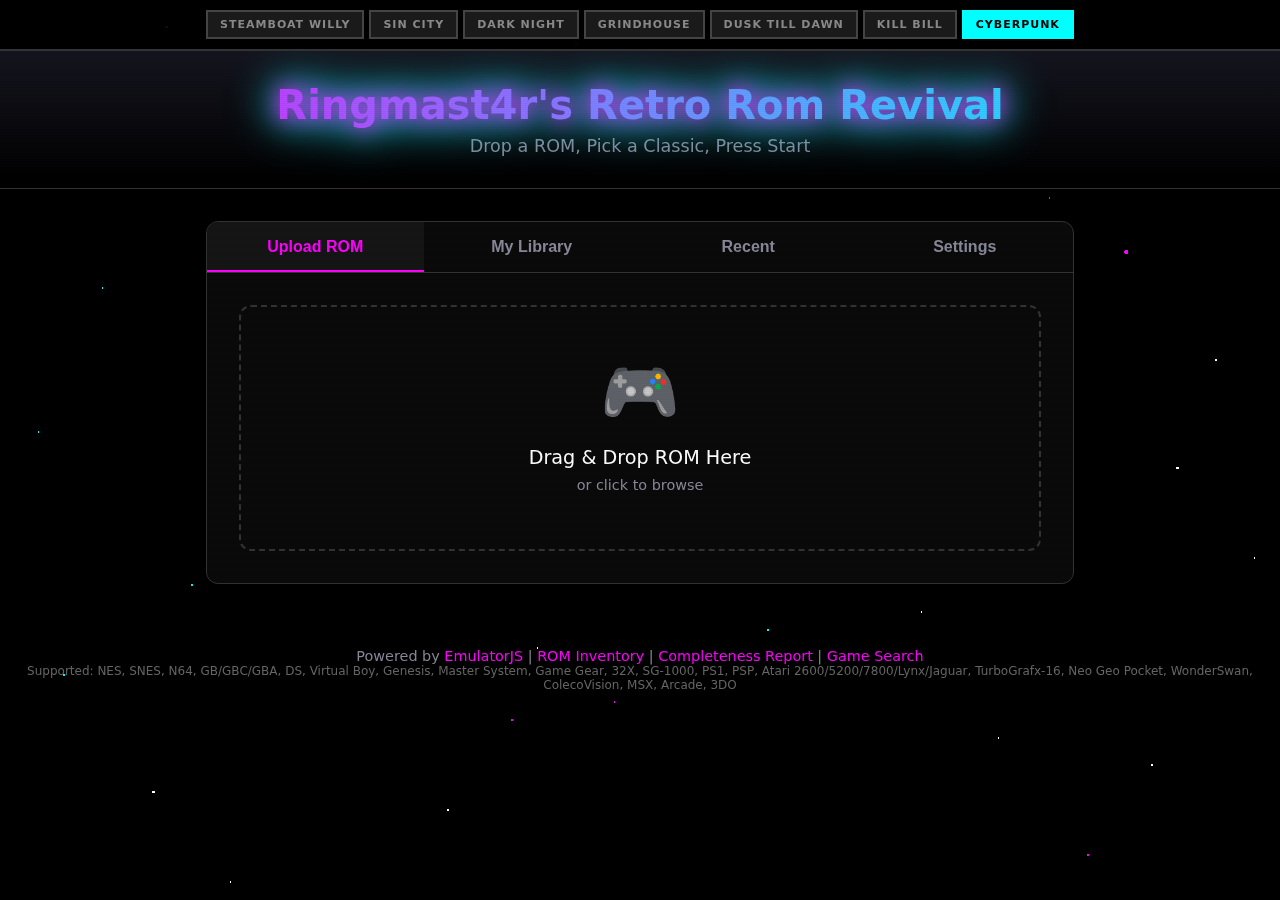
<file: index.html>
<!DOCTYPE html>
<html lang="en">
<head>
    <meta charset="UTF-8">
    <meta name="viewport" content="width=device-width, initial-scale=1.0">
    <meta name="description" content="The ultimate browser-based retro game emulator - play NES, SNES, N64, PlayStation, and 30+ classic systems">
    <meta name="theme-color" content="#00ffff">
    <meta name="apple-mobile-web-app-capable" content="yes">
    <meta name="apple-mobile-web-app-status-bar-style" content="black-translucent">
    <title>Ringmast4r's Retro Rom Revival</title>
    <link rel="stylesheet" href="style.css">
    <link rel="icon" type="image/svg+xml" href="favicon.svg">
    <link rel="apple-touch-icon" href="favicon.svg">
    <!-- manifest.json only works with http server, not file:// -->
    <script>if(location.protocol !== 'file:') document.write('<link rel="manifest" href="manifest.json">')</script>
</head>
<body class="cyberpunk">
    <!-- THEME TOGGLE BAR -->
    <div class="theme-toggle">
        <button data-theme="steamboat-willy">Steamboat Willy</button>
        <button data-theme="sin-city">Sin City</button>
        <button data-theme="dark-night">Dark Night</button>
        <button data-theme="grindhouse">Grindhouse</button>
        <button data-theme="dusk-till-dawn">Dusk Till Dawn</button>
        <button data-theme="kill-bill">Kill Bill</button>
        <button data-theme="cyberpunk" class="active">Cyberpunk</button>
    </div>

    <div class="scanlines"></div>

    <header>
        <h1>Ringmast4r's Retro Rom Revival</h1>
        <p class="subtitle">Drop a ROM, Pick a Classic, Press Start</p>
    </header>

    <main>
        <!-- Browser Compatibility Warning -->
        <div id="browser-warning" class="hidden">
            <div class="warning-content">
                <span class="warning-icon">⚠️</span>
                <div>
                    <strong>Limited Browser Support</strong>
                    <p>Folder browsing requires Chrome or Edge. You can still drag & drop individual ROM files.</p>
                </div>
                <button id="dismiss-warning" class="dismiss-btn">✕</button>
            </div>
        </div>

        <!-- Mode Selection -->
        <div id="launcher" class="panel">
            <div class="tabs">
                <button class="tab active" data-tab="upload">Upload ROM</button>
                <button class="tab" data-tab="library">My Library</button>
                <button class="tab" data-tab="recents">Recent</button>
                <button class="tab" data-tab="settings">Settings</button>
            </div>

            <!-- Upload Tab -->
            <div id="upload-tab" class="tab-content active">
                <div id="dropzone">
                    <div class="dropzone-content">
                        <span class="dropzone-icon">🎮</span>
                        <p>Drag & Drop ROM Here</p>
                        <p class="dropzone-hint">or click to browse</p>
                        <input type="file" id="rom-input" accept=".nes,.sfc,.smc,.gba,.gbc,.gb,.n64,.z64,.v64,.nds,.bin,.iso,.cue,.chd,.psx,.md,.gen,.smd,.32x,.gg,.sms,.pce,.a26,.a78,.lnx,.ngp,.ngc,.vb,.ws,.wsc,.j64,.jag" hidden>
                    </div>
                </div>

                <div id="selected-rom" class="hidden">
                    <div class="rom-info">
                        <span class="rom-icon">📁</span>
                        <div>
                            <p class="rom-name"></p>
                            <p class="rom-system"></p>
                        </div>
                    </div>
                    <button id="play-btn" class="play-button">▶ PLAY</button>
                </div>
            </div>

            <!-- Library Tab -->
            <div id="library-tab" class="tab-content">
                <!-- Folder Picker -->
                <div id="folder-picker">
                    <button id="browse-btn" class="browse-button">📂 Browse for ROMs Folder</button>
                    <p class="path-hint">Select your ROMs folder (e.g., D:\ROMS) - scans all subfolders automatically</p>
                    <p id="selected-folder" class="hidden"></p>
                </div>

                <div id="library-status">
                    <p id="library-message">Click the button above to select your ROMs folder</p>
                </div>

                <div id="rom-list" class="hidden">
                    <!-- Toolbar Row 1 -->
                    <div class="rom-toolbar">
                        <input type="text" id="rom-search" placeholder="Search ROMs... (Ctrl+F)">
                        <select id="system-filter">
                            <option value="">All Systems</option>
                        </select>
                        <select id="sort-select">
                            <option value="name-asc">Name A-Z</option>
                            <option value="name-desc">Name Z-A</option>
                            <option value="system">By System</option>
                        </select>
                        <div class="toolbar-controls">
                            <button id="view-grid" class="view-btn active" title="Grid View">▦</button>
                            <button id="view-list" class="view-btn" title="List View">☰</button>
                            <button id="expand-all" class="toolbar-btn" title="Expand All">▼</button>
                            <button id="collapse-all" class="toolbar-btn" title="Collapse All">▶</button>
                        </div>
                    </div>

                    <!-- Alphabet Bar -->
                    <div id="alphabet-bar"></div>

                    <!-- ROM Count -->
                    <div id="rom-count">
                        <span id="visible-count">0</span> ROMs across <span id="total-count">0</span> systems
                        <button id="add-favorites-btn" class="toolbar-btn hidden" title="Add selected to favorites">★ Add to Favorites</button>
                    </div>

                    <!-- ROM Grid organized by system -->
                    <div id="rom-grid"></div>
                </div>
            </div>

            <!-- Recents Tab -->
            <div id="recents-tab" class="tab-content">
                <div id="recents-section">
                    <h3 class="section-title">★ Favorites</h3>
                    <div id="favorites-list" class="recents-grid">
                        <p class="empty-message">No favorites yet. Click ★ on any game to add it!</p>
                    </div>
                </div>
                <div id="recent-section">
                    <h3 class="section-title">🕐 Recently Played</h3>
                    <div id="recent-list" class="recents-grid">
                        <p class="empty-message">No recently played games.</p>
                    </div>
                </div>
            </div>

            <!-- Settings Tab -->
            <div id="settings-tab" class="tab-content">
                <div class="settings-section">
                    <h3 class="section-title">BIOS Files</h3>
                    <p class="settings-hint">BIOS files are auto-detected from your ROM folders. You can also upload manually. Systems scan for 150+ known BIOS filenames.</p>
                    <div id="bios-list">
                        <div class="bios-item">
                            <span class="bios-name">PlayStation</span>
                            <span class="bios-status" data-bios="psx">Not loaded</span>
                            <button class="bios-upload-btn" data-bios="psx">Upload</button>
                        </div>
                        <div class="bios-item">
                            <span class="bios-name">Sega CD / Mega CD</span>
                            <span class="bios-status" data-bios="segaCD">Not loaded</span>
                            <button class="bios-upload-btn" data-bios="segaCD">Upload</button>
                        </div>
                        <div class="bios-item">
                            <span class="bios-name">Sega Saturn</span>
                            <span class="bios-status" data-bios="saturn">Not loaded</span>
                            <button class="bios-upload-btn" data-bios="saturn">Upload</button>
                        </div>
                        <div class="bios-item">
                            <span class="bios-name">Sega Dreamcast</span>
                            <span class="bios-status" data-bios="dreamcast">Not loaded</span>
                            <button class="bios-upload-btn" data-bios="dreamcast">Upload</button>
                        </div>
                        <div class="bios-item">
                            <span class="bios-name">Game Boy / GBC</span>
                            <span class="bios-status" data-bios="gb">Not loaded</span>
                            <button class="bios-upload-btn" data-bios="gb">Upload</button>
                        </div>
                        <div class="bios-item">
                            <span class="bios-name">Game Boy Advance</span>
                            <span class="bios-status" data-bios="gba">Not loaded</span>
                            <button class="bios-upload-btn" data-bios="gba">Upload</button>
                        </div>
                        <div class="bios-item">
                            <span class="bios-name">Nintendo DS</span>
                            <span class="bios-status" data-bios="nds">Not loaded</span>
                            <button class="bios-upload-btn" data-bios="nds">Upload</button>
                        </div>
                        <div class="bios-item">
                            <span class="bios-name">PC Engine CD / TurboGrafx-CD</span>
                            <span class="bios-status" data-bios="pce">Not loaded</span>
                            <button class="bios-upload-btn" data-bios="pce">Upload</button>
                        </div>
                        <div class="bios-item">
                            <span class="bios-name">Atari Lynx</span>
                            <span class="bios-status" data-bios="lynx">Not loaded</span>
                            <button class="bios-upload-btn" data-bios="lynx">Upload</button>
                        </div>
                        <div class="bios-item">
                            <span class="bios-name">Atari 5200</span>
                            <span class="bios-status" data-bios="atari5200">Not loaded</span>
                            <button class="bios-upload-btn" data-bios="atari5200">Upload</button>
                        </div>
                        <div class="bios-item">
                            <span class="bios-name">Atari 7800</span>
                            <span class="bios-status" data-bios="atari7800">Not loaded</span>
                            <button class="bios-upload-btn" data-bios="atari7800">Upload</button>
                        </div>
                        <div class="bios-item">
                            <span class="bios-name">Atari Jaguar</span>
                            <span class="bios-status" data-bios="jaguar">Not loaded</span>
                            <button class="bios-upload-btn" data-bios="jaguar">Upload</button>
                        </div>
                        <div class="bios-item">
                            <span class="bios-name">Neo Geo</span>
                            <span class="bios-status" data-bios="neogeo">Not loaded</span>
                            <button class="bios-upload-btn" data-bios="neogeo">Upload</button>
                        </div>
                        <div class="bios-item">
                            <span class="bios-name">3DO</span>
                            <span class="bios-status" data-bios="3do">Not loaded</span>
                            <button class="bios-upload-btn" data-bios="3do">Upload</button>
                        </div>
                        <div class="bios-item">
                            <span class="bios-name">ColecoVision</span>
                            <span class="bios-status" data-bios="coleco">Not loaded</span>
                            <button class="bios-upload-btn" data-bios="coleco">Upload</button>
                        </div>
                    </div>
                    <input type="file" id="bios-input" accept=".bin,.rom,.img,.zip,.pce,.min" hidden multiple>
                </div>

                <div class="settings-section">
                    <h3 class="section-title">Display</h3>
                    <div class="setting-row">
                        <label for="video-filter">Video Filter</label>
                        <select id="video-filter">
                            <option value="">None (Sharp Pixels)</option>
                            <option value="crt">CRT Scanlines</option>
                            <option value="smooth">Smooth (Bilinear)</option>
                        </select>
                    </div>
                    <div class="setting-row">
                        <label for="screen-size">Screen Size</label>
                        <select id="screen-size">
                            <option value="fit">Fit to Window</option>
                            <option value="1x">1x Native</option>
                            <option value="2x">2x</option>
                            <option value="3x">3x</option>
                            <option value="4x">4x</option>
                        </select>
                    </div>
                </div>

                <div class="settings-section">
                    <h3 class="section-title">Audio</h3>
                    <div class="setting-row">
                        <label for="master-volume">Master Volume</label>
                        <input type="range" id="master-volume" min="0" max="100" value="100">
                        <span id="volume-display">100%</span>
                    </div>
                </div>

                <div class="settings-section">
                    <h3 class="section-title">Data Management</h3>
                    <div class="setting-row">
                        <button id="clear-recents" class="settings-btn">Clear Recent History</button>
                        <button id="clear-favorites" class="settings-btn">Clear Favorites</button>
                        <button id="export-data" class="settings-btn">Export Save Data</button>
                    </div>
                </div>

                <div class="settings-section">
                    <h3 class="section-title">About</h3>
                    <p class="about-text">Ringmast4r's Retro Rom Revival v2.0</p>
                    <p class="about-text">Powered by <a href="https://emulatorjs.org" target="_blank">EmulatorJS</a></p>
                    <p class="about-text small">Supports 30+ classic gaming systems</p>
                </div>
            </div>
        </div>

        <!-- Emulator Container -->
        <div id="game-container" class="hidden">
            <div id="game-header">
                <span id="now-playing"></span>
                <button id="back-btn">✕ Back to Menu</button>
            </div>
            <div id="game-wrapper">
                <div id="game"></div>
            </div>
            <div id="controls-hint">
                <p><strong>Controls:</strong> Arrows = D-Pad | Z = B | X = A | Enter = Start | Shift = Select</p>
                <p><strong>Saves:</strong> Shift+F1-F9 = Save State | F1-F9 = Load State | In-game saves auto-saved!</p>
                <p><strong>Gamepad:</strong> Connect any controller - auto-detected!</p>
            </div>
        </div>
    </main>

    <footer>
        <p>Powered by <a href="https://emulatorjs.org" target="_blank">EmulatorJS</a> | <a href="ROM_Collection_Inventory.html">ROM Inventory</a> | <a href="ROM_Completeness_Report.html">Completeness Report</a> | <a href="ROM_Game_Search.html">Game Search</a></p>
        <p style="font-size:0.75rem;color:#666;">Supported: NES, SNES, N64, GB/GBC/GBA, DS, Virtual Boy, Genesis, Master System, Game Gear, 32X, SG-1000, PS1, PSP, Atari 2600/5200/7800/Lynx/Jaguar, TurboGrafx-16, Neo Geo Pocket, WonderSwan, ColecoVision, MSX, Arcade, 3DO</p>
    </footer>

    <script src="app.js"></script>
    <script>
        // Theme Toggle Functionality
        (function() {
            const buttons = document.querySelectorAll('.theme-toggle button');
            const body = document.body;

            // Load saved theme or default to cyberpunk
            const savedTheme = localStorage.getItem('retro-rom-revival-theme') || 'cyberpunk';
            body.className = savedTheme;
            buttons.forEach(b => {
                if (b.dataset.theme === savedTheme) b.classList.add('active');
                else b.classList.remove('active');
            });

            buttons.forEach(button => {
                button.addEventListener('click', () => {
                    body.className = button.dataset.theme;
                    buttons.forEach(b => b.classList.remove('active'));
                    button.classList.add('active');
                    localStorage.setItem('retro-rom-revival-theme', button.dataset.theme);
                });
            });
        })();
    </script>
</body>
</html>
</file>
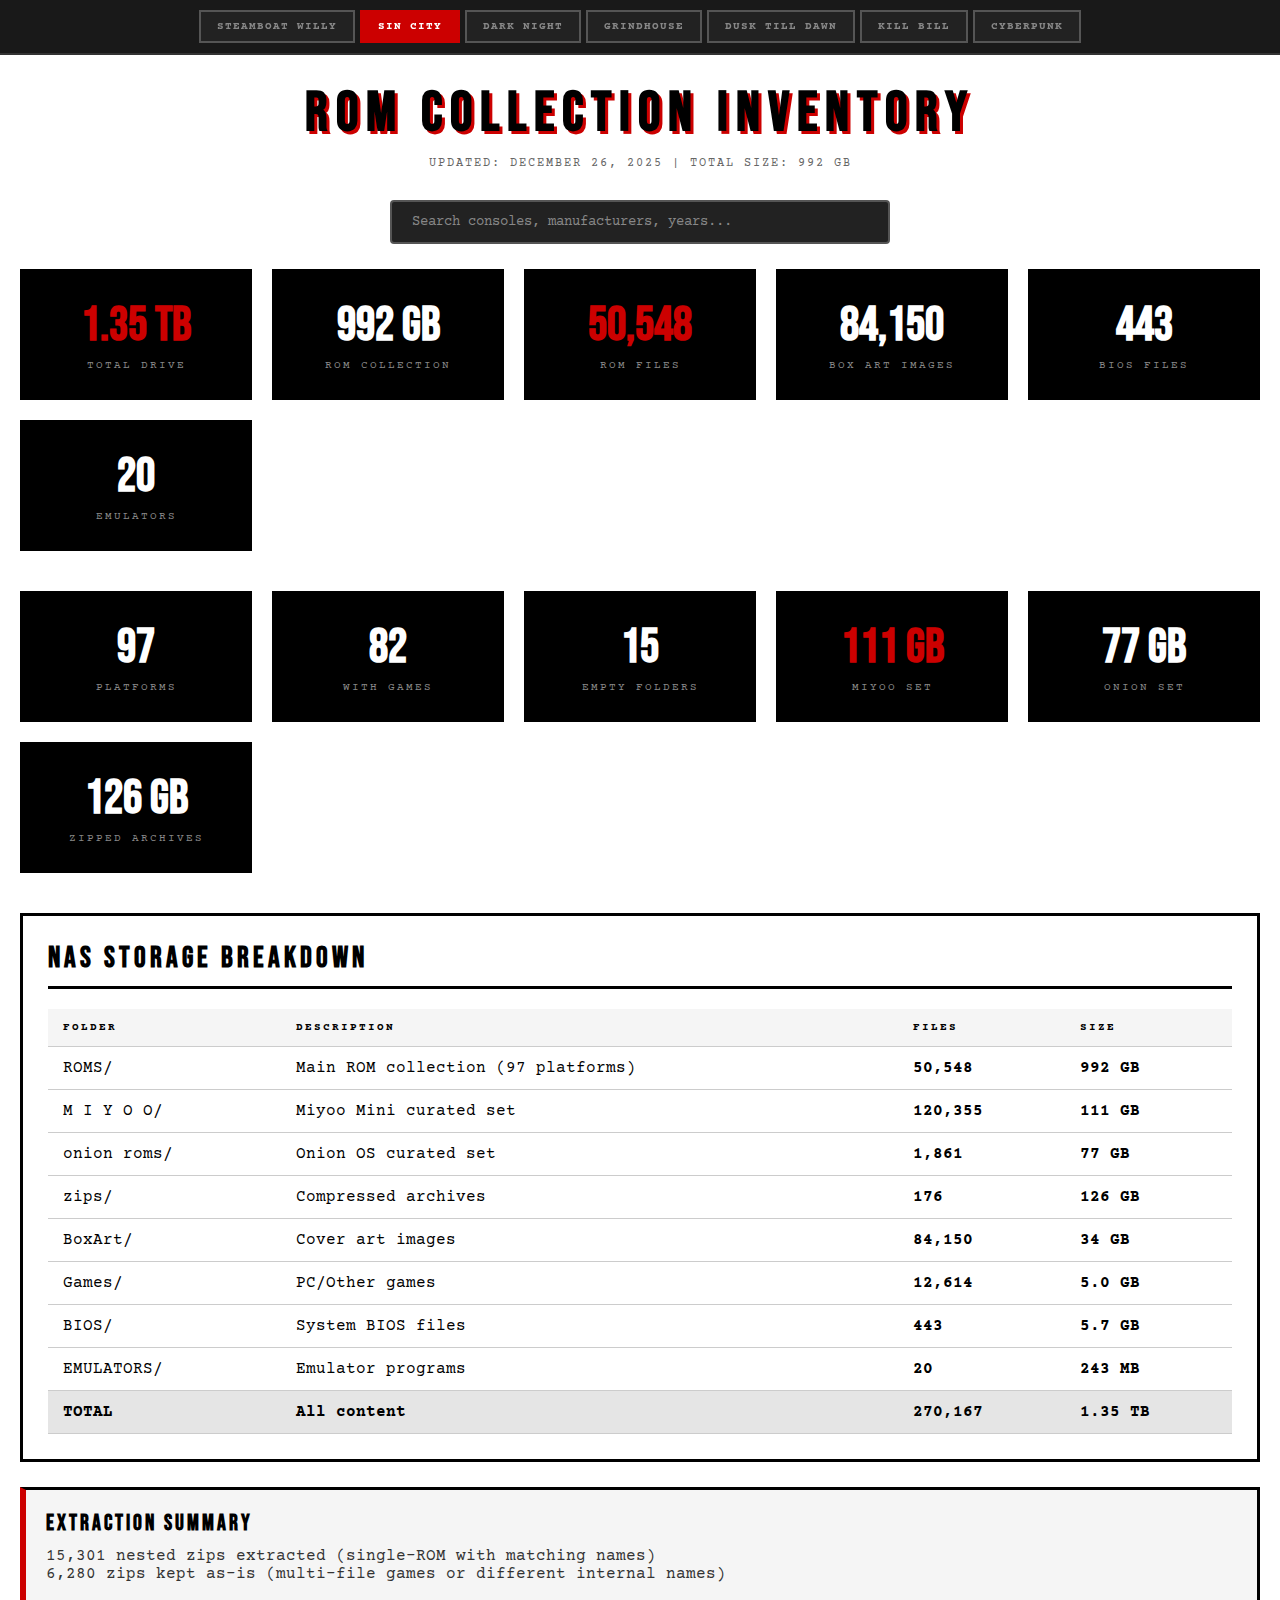
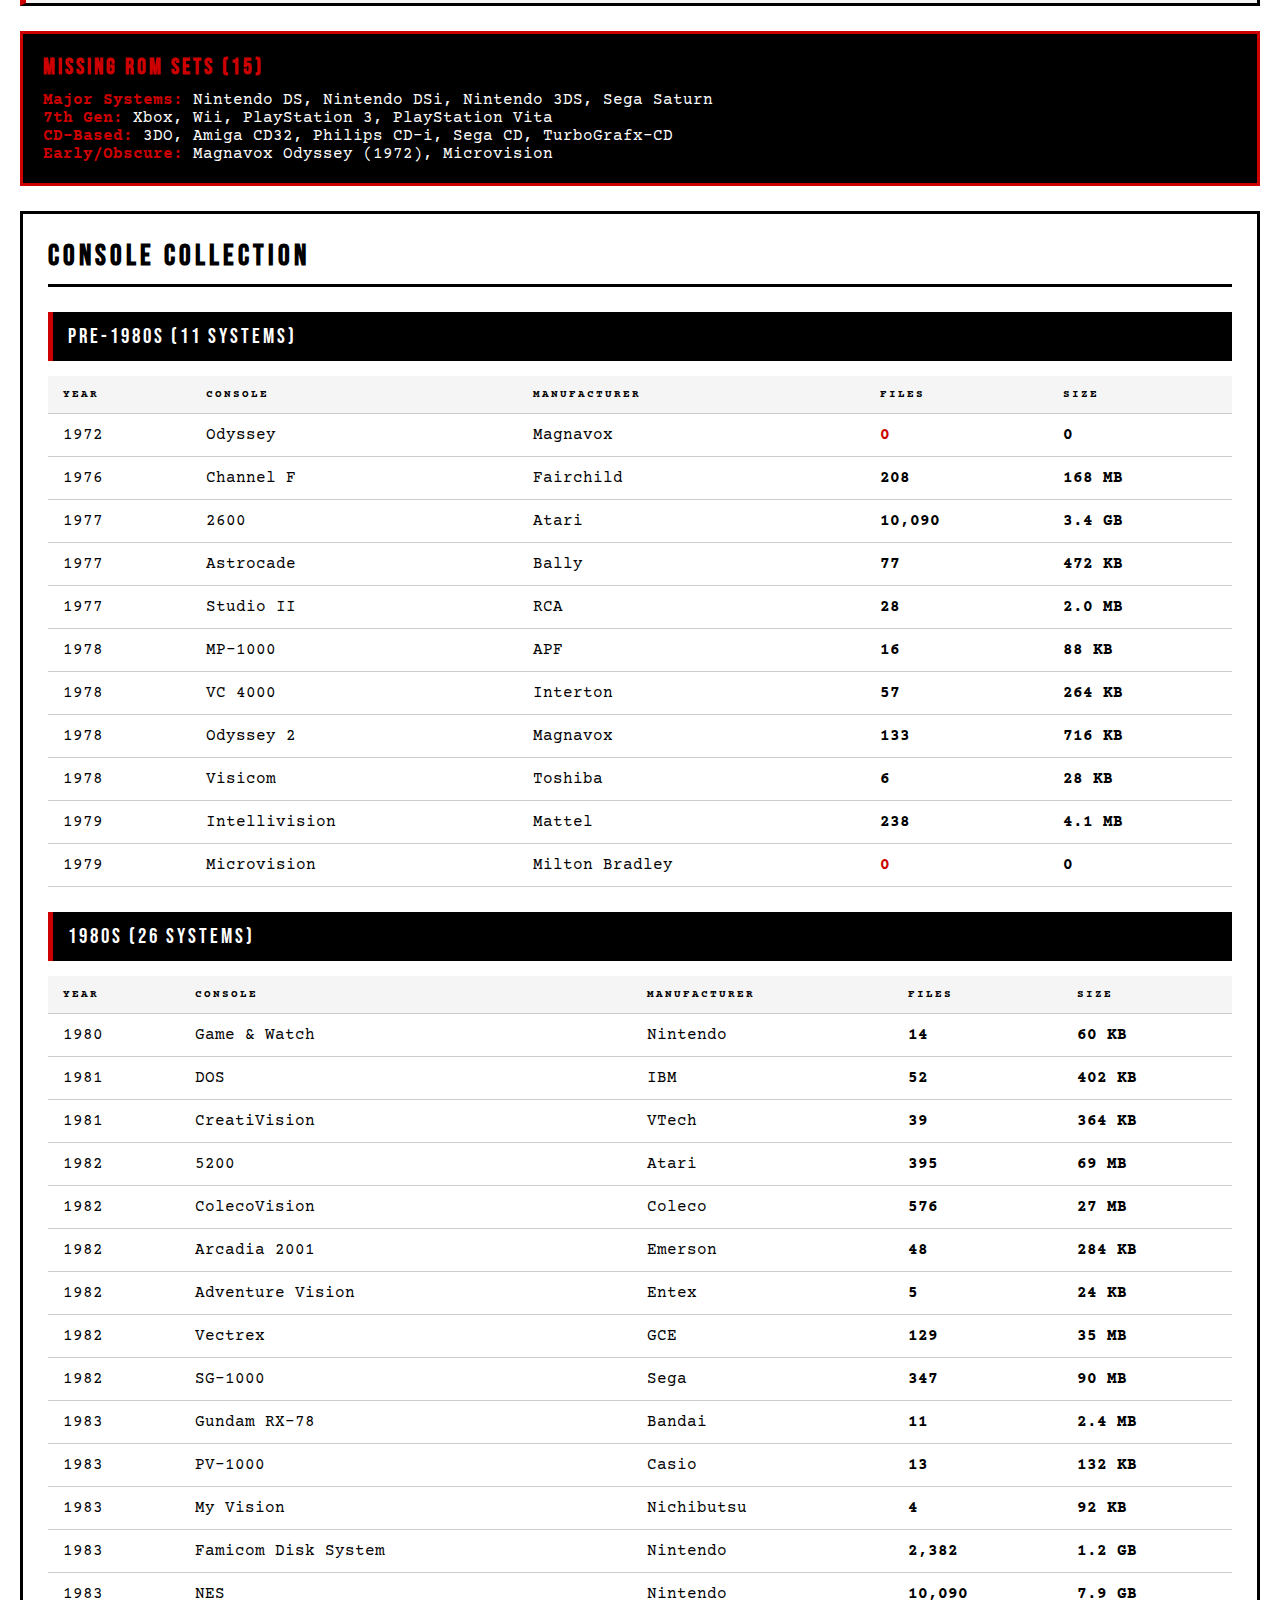
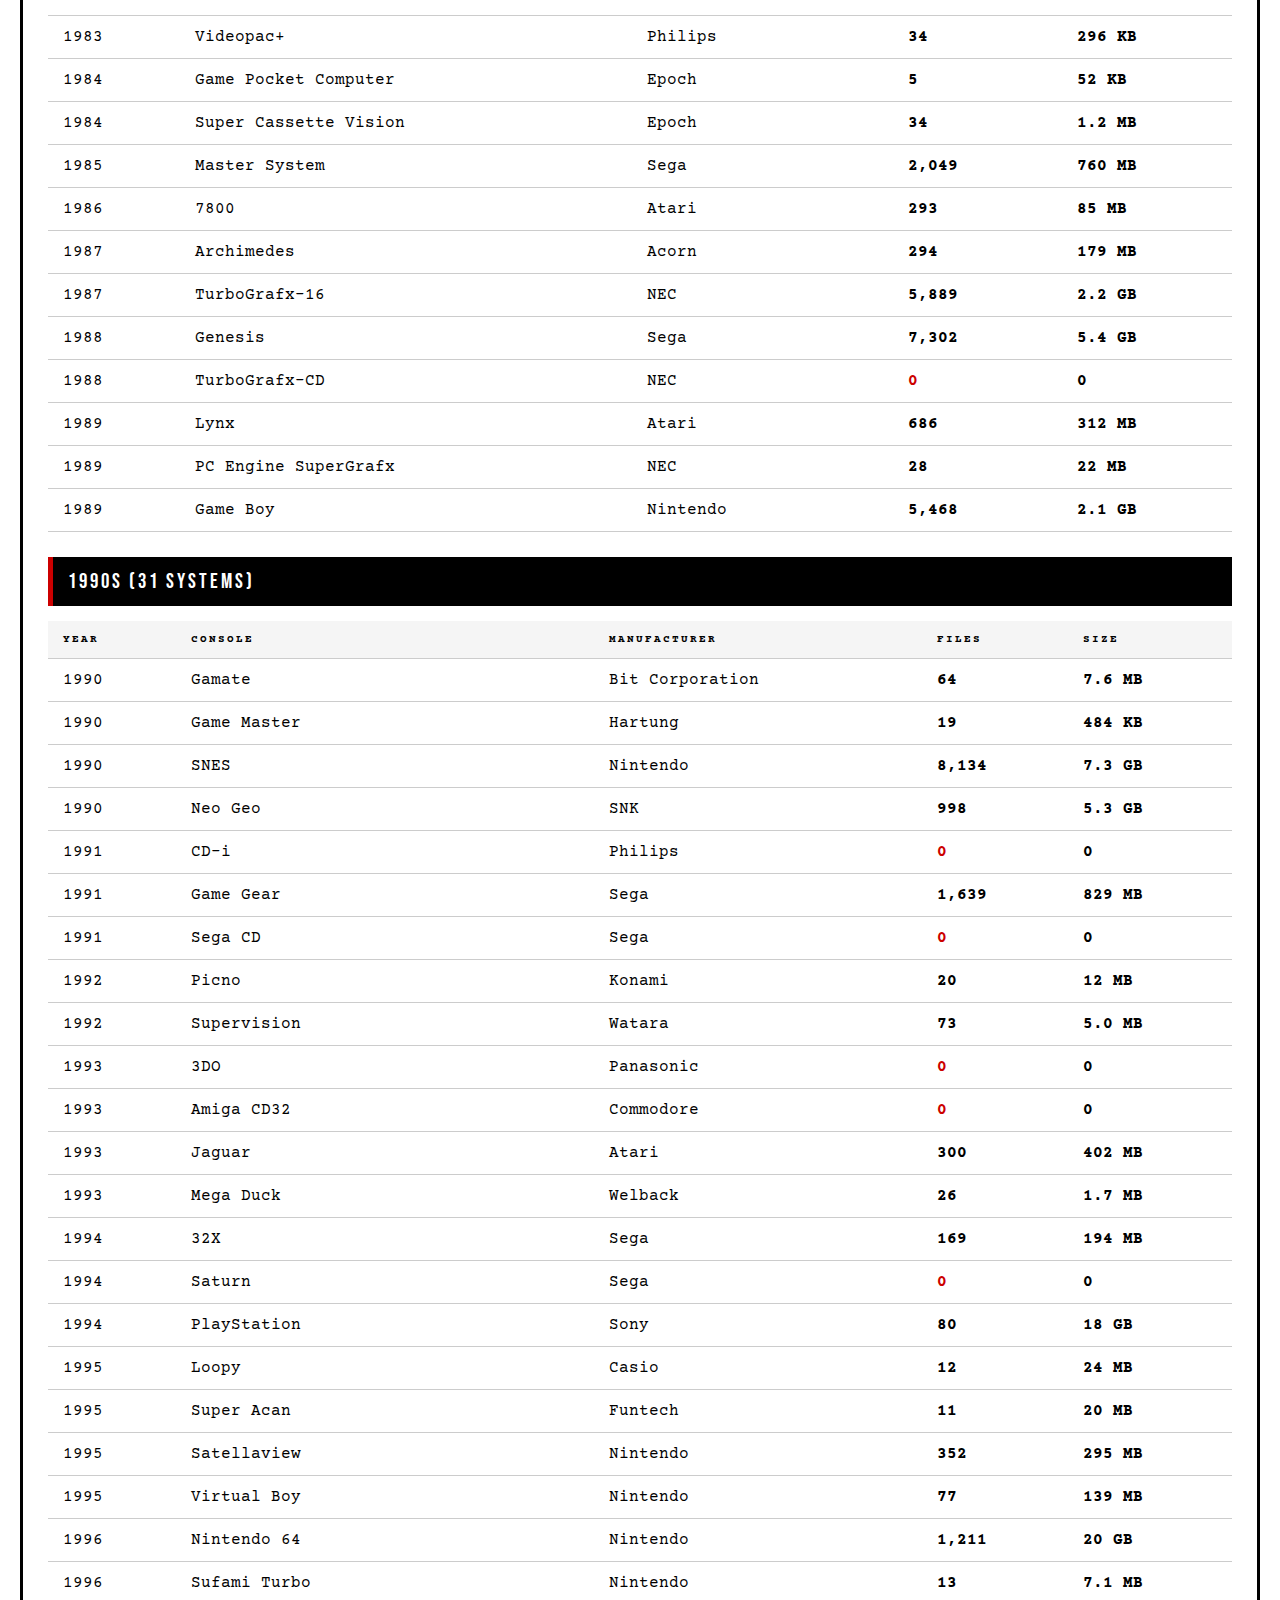
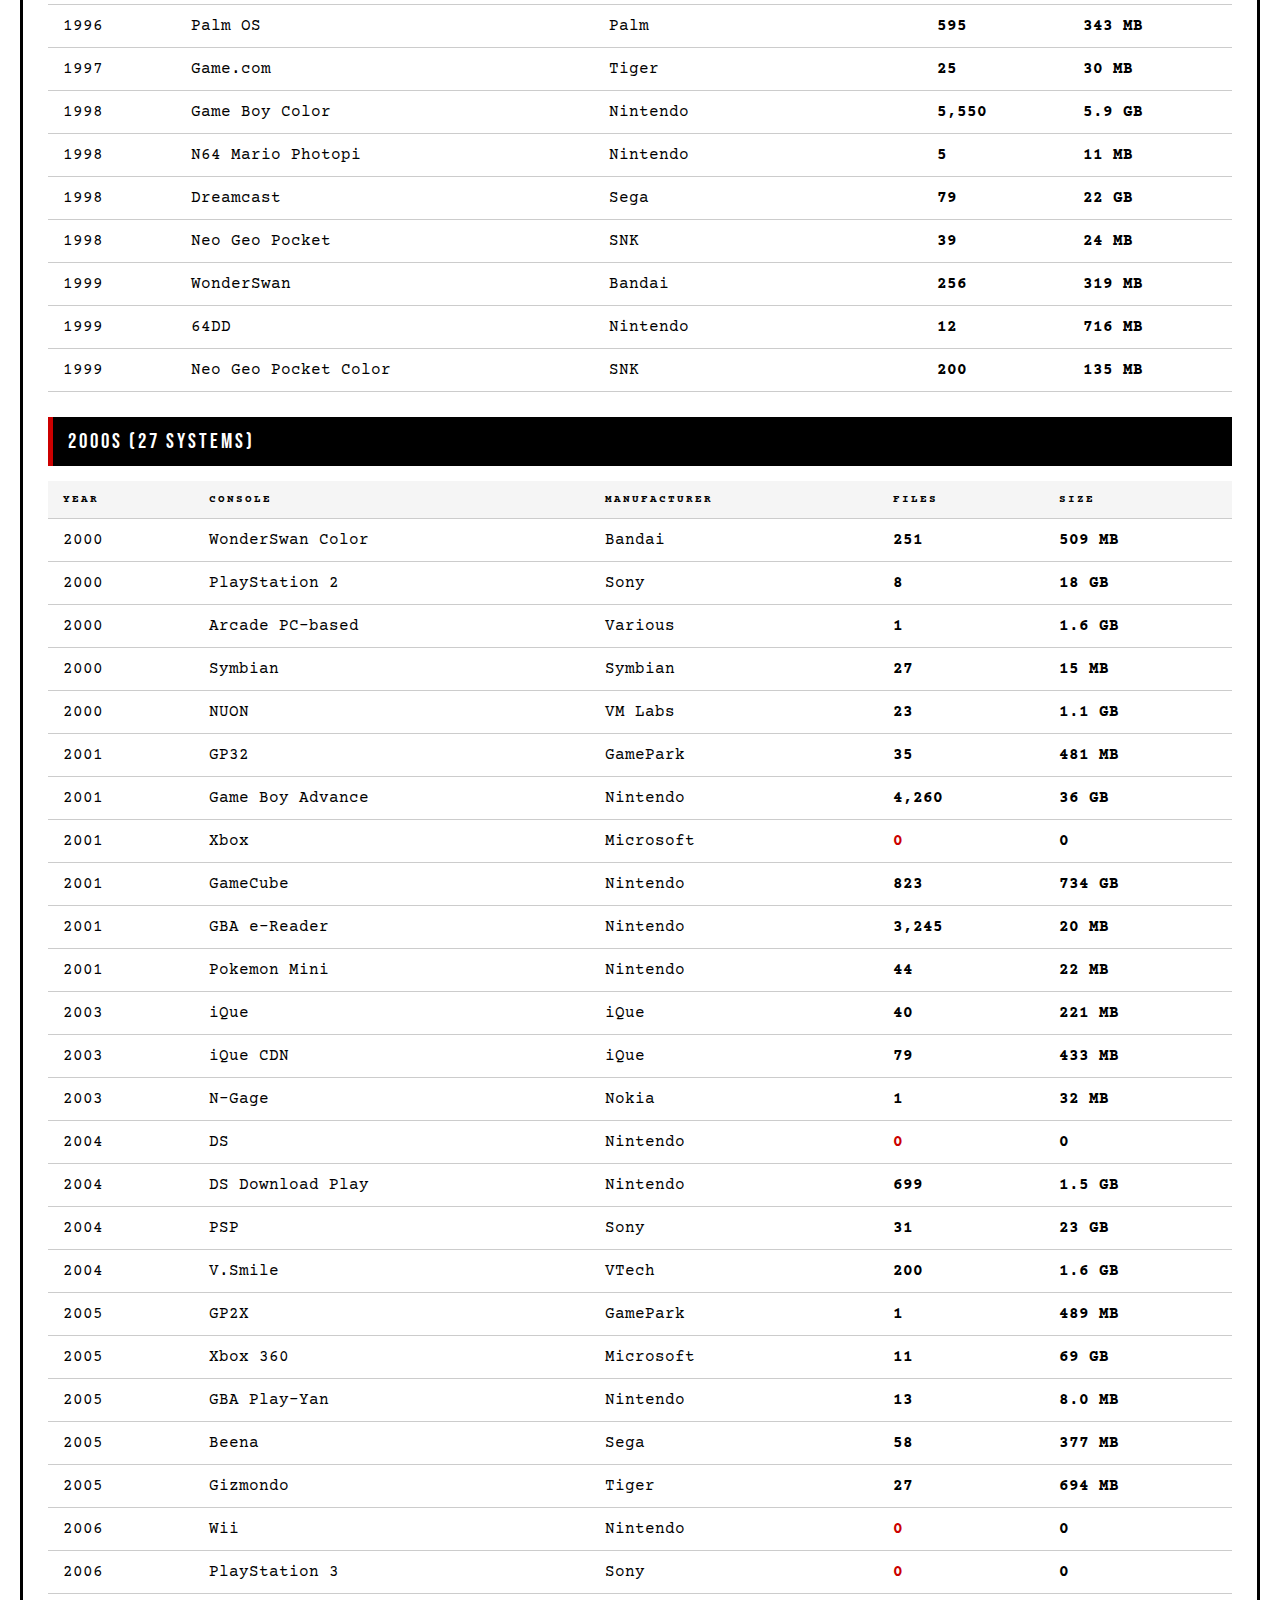
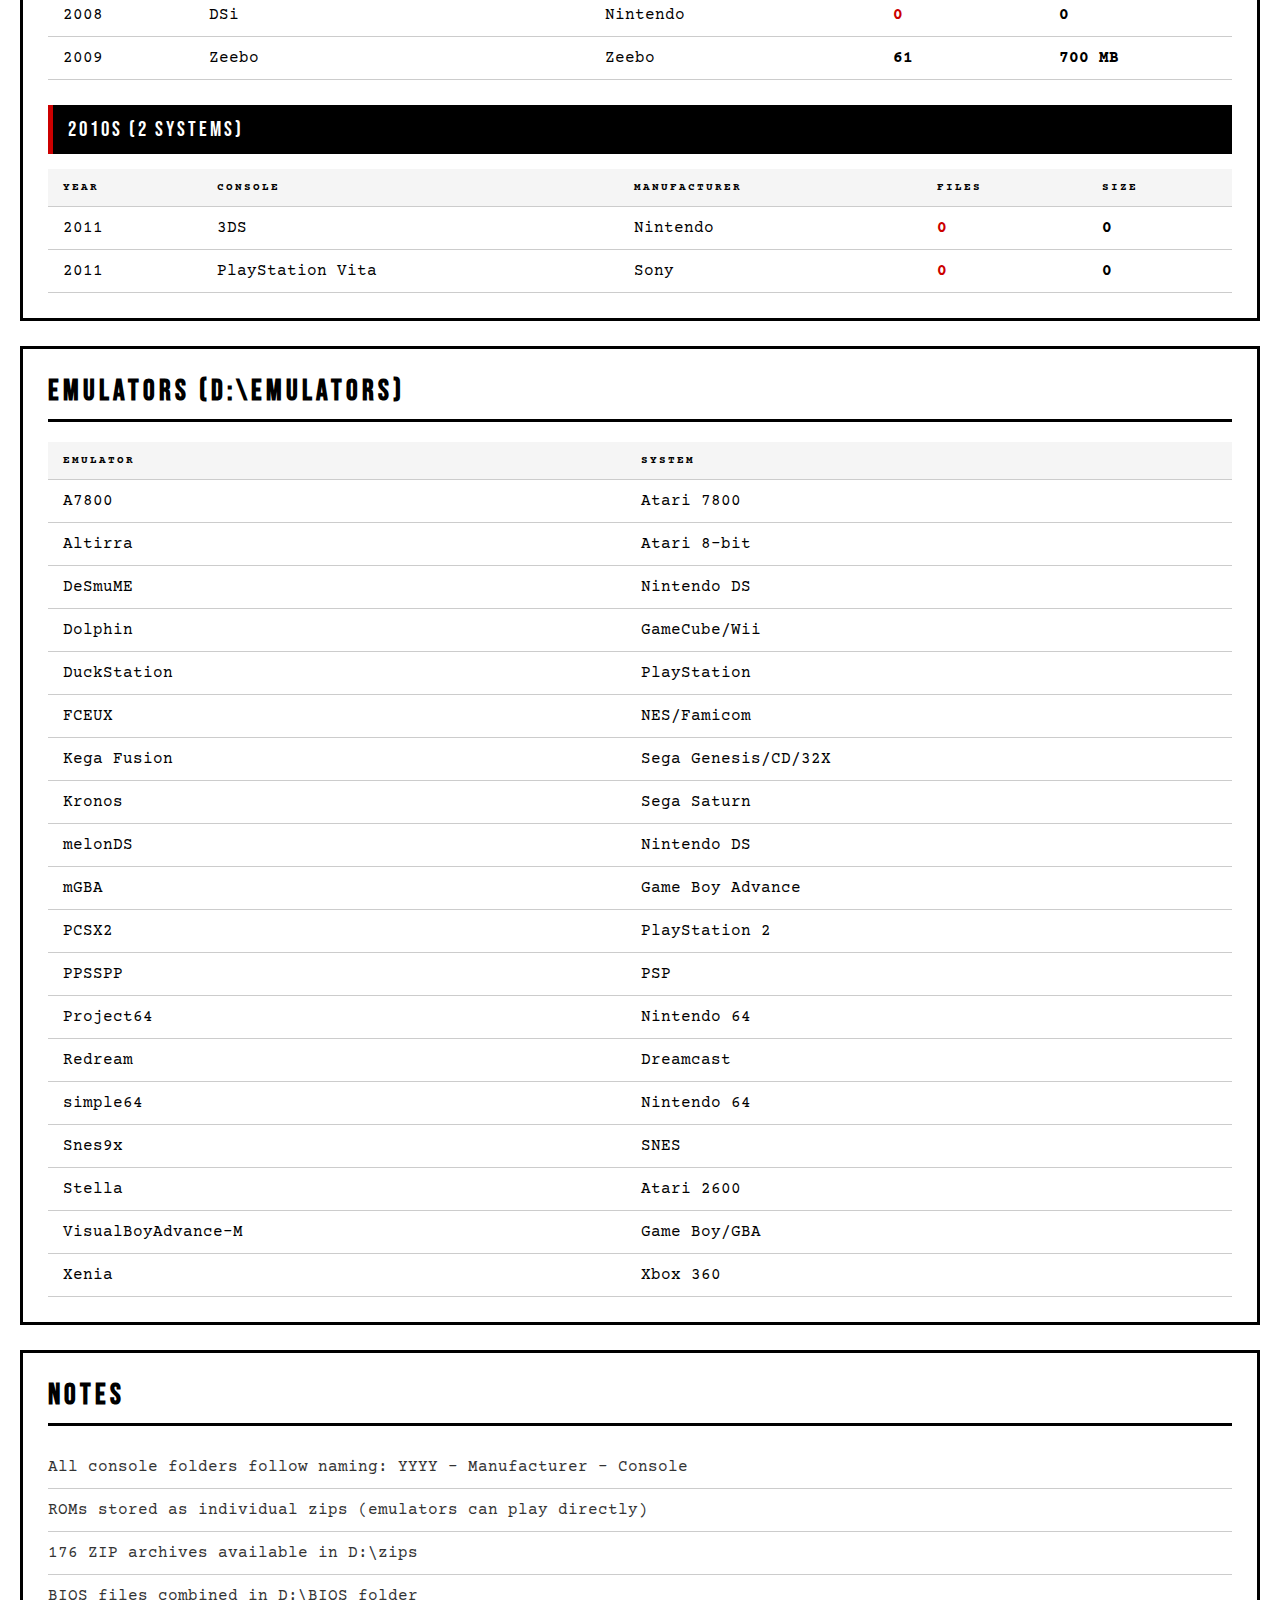
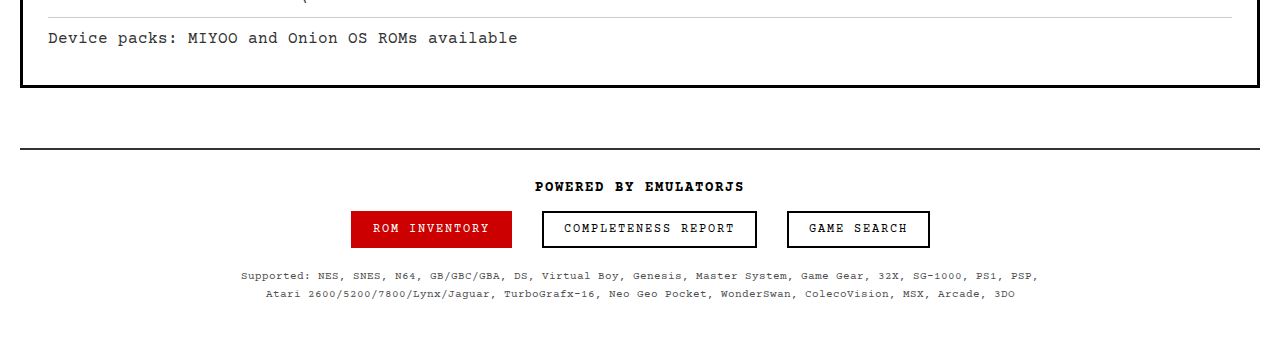
<file: ROM_Collection_Inventory.html>
<!DOCTYPE html>
<html lang="en">
<head>
    <meta charset="UTF-8">
    <meta name="viewport" content="width=device-width, initial-scale=1.0">
    <title>ROM Collection Inventory</title>
    <link href="https://fonts.googleapis.com/css2?family=Courier+Prime:wght@400;700&family=Bebas+Neue&family=Playfair+Display:wght@400;700&family=Oswald:wght@400;700&family=Special+Elite&display=swap" rel="stylesheet">
    <style>
        * { box-sizing: border-box; margin: 0; padding: 0; }

        /* ══════════════════════════════════════════════════════════════
           THEME TOGGLE BAR
           ══════════════════════════════════════════════════════════════ */
        .theme-toggle {
            position: fixed;
            top: 0;
            left: 0;
            right: 0;
            z-index: 1000;
            display: flex;
            justify-content: center;
            gap: 5px;
            padding: 10px;
            background: rgba(0,0,0,0.9);
            border-bottom: 2px solid #333;
        }
        .theme-toggle button {
            padding: 8px 16px;
            border: 2px solid #555;
            background: #222;
            color: #888;
            font-family: 'Courier Prime', monospace;
            font-size: 11px;
            font-weight: bold;
            text-transform: uppercase;
            letter-spacing: 1px;
            cursor: pointer;
            transition: all 0.3s ease;
        }
        .theme-toggle button:hover { border-color: #888; color: #fff; }
        .theme-toggle button.active { border-color: #CC0000; color: #fff; background: #CC0000; }

        /* Search Panel - Base Styles */
        .search-panel {
            margin-bottom: 25px;
            text-align: center;
        }
        .search-panel input {
            width: 100%;
            max-width: 500px;
            padding: 12px 20px;
            font-size: 14px;
            border: 2px solid #555;
            background: #222;
            color: #fff;
            border-radius: 4px;
            font-family: inherit;
        }
        .search-panel input:focus {
            outline: none;
            border-color: #CC0000;
        }
        .search-panel input::placeholder {
            color: #888;
        }
        .size-col { text-align: right; font-weight: bold; }
        .hidden-row { display: none; }

        /* ══════════════════════════════════════════════════════════════
           STEAMBOAT WILLY THEME - Pure Black & White Monochrome
           ══════════════════════════════════════════════════════════════ */
        body.steamboat-willy {
            font-family: 'Courier Prime', monospace;
            background: #FFFFFF;
            color: #000000;
            min-height: 100vh;
            padding: 80px 20px 20px 20px;
        }
        .steamboat-willy .container { max-width: 1400px; margin: 0 auto; }
        .steamboat-willy h1 {
            text-align: center;
            font-family: 'Courier Prime', monospace;
            font-size: 2.5em;
            letter-spacing: 4px;
            text-transform: uppercase;
            color: #000000;
            text-shadow: none;
            margin-bottom: 10px;
        }
        .steamboat-willy .updated { text-align: center; color: #666666; margin-bottom: 30px; font-size: 12px; text-transform: uppercase; letter-spacing: 2px; }
        .steamboat-willy .summary { display: grid; grid-template-columns: repeat(auto-fit, minmax(200px, 1fr)); gap: 20px; margin-bottom: 40px; }
        .steamboat-willy .stat-card { background: #FFFFFF; border: 3px solid #000000; padding: 25px; text-align: center; }
        .steamboat-willy .stat-card:hover { transform: translateY(-3px); box-shadow: 5px 5px 0 #000000; }
        .steamboat-willy .stat-card h2 { font-family: 'Courier Prime', monospace; font-size: 3em; color: #000000; }
        .steamboat-willy .stat-card.highlight { background: #000000; }
        .steamboat-willy .stat-card.highlight h2 { color: #FFFFFF; }
        .steamboat-willy .stat-card p { color: #666666; margin-top: 5px; text-transform: uppercase; font-size: 11px; letter-spacing: 2px; }
        .steamboat-willy .stat-card.highlight p { color: #CCCCCC; }
        .steamboat-willy .extract-info { background: #F5F5F5; border: 2px solid #000000; padding: 20px; margin-bottom: 30px; }
        .steamboat-willy .extract-info h4 { font-size: 12px; text-transform: uppercase; letter-spacing: 1px; margin-bottom: 10px; }
        .steamboat-willy .section { border: 3px solid #000000; margin-bottom: 30px; background: #FFFFFF; }
        .steamboat-willy .section h3 { font-family: 'Courier Prime', monospace; font-size: 14px; text-transform: uppercase; letter-spacing: 2px; background: #000000; color: #FFFFFF; padding: 15px 20px; margin: 0; }
        .steamboat-willy .section-content { padding: 20px; }
        .steamboat-willy table { width: 100%; border-collapse: collapse; }
        .steamboat-willy th { padding: 10px; text-align: left; font-size: 11px; text-transform: uppercase; letter-spacing: 1px; border-bottom: 2px solid #000000; background: #F5F5F5; }
        .steamboat-willy td { padding: 10px; border-bottom: 1px solid #DDDDDD; }
        .steamboat-willy .emulator-card { border: 2px solid #000000; padding: 15px; margin-bottom: 15px; background: #FFFFFF; }
        .steamboat-willy .emulator-card:hover { box-shadow: 4px 4px 0 #000000; }
        .steamboat-willy .emulator-card h4 { font-size: 14px; text-transform: uppercase; letter-spacing: 1px; margin-bottom: 10px; }
        .steamboat-willy .emulator-card p { color: #666666; font-size: 12px; }
        .steamboat-willy .notes-section { background: #F5F5F5; border: 2px solid #000000; padding: 25px; margin-top: 30px; }
        .steamboat-willy .notes-section h3 { font-size: 14px; text-transform: uppercase; letter-spacing: 2px; margin-bottom: 20px; padding-bottom: 10px; border-bottom: 2px solid #000000; }
        .steamboat-willy .notes-list { list-style: none; }
        .steamboat-willy .notes-list li { padding: 12px 0; border-bottom: 1px solid #DDDDDD; }
        .steamboat-willy .notes-list li:last-child { border-bottom: none; }
        .steamboat-willy .theme-toggle button.active { background: #000000; border-color: #000000; color: #FFFFFF; }

        /* ══════════════════════════════════════════════════════════════
           SIN CITY THEME - High contrast B&W with red accents
           ══════════════════════════════════════════════════════════════ */
        body.sin-city {
            font-family: 'Courier Prime', monospace;
            background: #FFFFFF;
            color: #000000;
            min-height: 100vh;
            padding: 80px 20px 20px 20px;
        }
        .sin-city .container { max-width: 1400px; margin: 0 auto; }
        .sin-city h1 {
            text-align: center;
            font-family: 'Bebas Neue', sans-serif;
            font-size: 3.5em;
            letter-spacing: 8px;
            text-transform: uppercase;
            color: #000000;
            text-shadow: 3px 3px 0 #CC0000;
            margin-bottom: 10px;
            background: none;
            -webkit-background-clip: unset;
            -webkit-text-fill-color: unset;
        }
        .sin-city .updated {
            text-align: center;
            color: #666666;
            margin-bottom: 30px;
            font-size: 12px;
            text-transform: uppercase;
            letter-spacing: 2px;
        }
        .sin-city .summary {
            display: grid;
            grid-template-columns: repeat(auto-fit, minmax(200px, 1fr));
            gap: 20px;
            margin-bottom: 40px;
        }
        .sin-city .stat-card {
            background: #000000;
            border: 3px solid #000000;
            padding: 25px;
            text-align: center;
        }
        .sin-city .stat-card h2 {
            font-family: 'Bebas Neue', sans-serif;
            font-size: 3em;
            color: #FFFFFF;
        }
        .sin-city .stat-card.highlight h2 { color: #CC0000; }
        .sin-city .stat-card p {
            color: #888888;
            margin-top: 5px;
            text-transform: uppercase;
            font-size: 11px;
            letter-spacing: 2px;
        }
        .sin-city .extract-info {
            background: #F5F5F5;
            border: 3px solid #000000;
            border-left: 6px solid #CC0000;
            padding: 20px;
            margin-bottom: 25px;
        }
        .sin-city .extract-info h4 {
            color: #000000;
            font-family: 'Bebas Neue', sans-serif;
            font-size: 1.4em;
            letter-spacing: 3px;
            text-transform: uppercase;
            margin-bottom: 10px;
        }
        .sin-city .extract-info p { color: #333333; }
        .sin-city .warning {
            background: #000000;
            border: 3px solid #CC0000;
            padding: 20px;
            margin-bottom: 25px;
        }
        .sin-city .warning h4 {
            color: #CC0000;
            font-family: 'Bebas Neue', sans-serif;
            font-size: 1.4em;
            letter-spacing: 3px;
            text-transform: uppercase;
            margin-bottom: 10px;
        }
        .sin-city .warning p { color: #FFFFFF; }
        .sin-city .warning strong { color: #CC0000; }
        .sin-city .section {
            background: #FFFFFF;
            border: 3px solid #000000;
            padding: 25px;
            margin-bottom: 25px;
        }
        .sin-city .section h3 {
            color: #000000;
            font-family: 'Bebas Neue', sans-serif;
            font-size: 1.8em;
            letter-spacing: 4px;
            text-transform: uppercase;
            margin-bottom: 20px;
            border-bottom: 3px solid #000000;
            padding-bottom: 10px;
        }
        .sin-city .decade-header {
            background: #000000;
            color: #FFFFFF;
            padding: 12px 15px;
            margin: 25px 0 15px 0;
            font-family: 'Bebas Neue', sans-serif;
            font-size: 1.3em;
            letter-spacing: 3px;
            text-transform: uppercase;
            border-left: 5px solid #CC0000;
        }
        .sin-city table { width: 100%; border-collapse: collapse; }
        .sin-city th, .sin-city td {
            padding: 12px 15px;
            text-align: left;
            border-bottom: 1px solid #CCCCCC;
        }
        .sin-city th {
            background: #F5F5F5;
            color: #000000;
            font-weight: bold;
            text-transform: uppercase;
            font-size: 11px;
            letter-spacing: 2px;
        }
        .sin-city tr:hover { background: #F5F5F5; }
        .sin-city .rom-count { color: #000000; font-weight: bold; }
        .sin-city .rom-count.zero { color: #CC0000; }
        .sin-city .notes-list { list-style: none; padding: 0; }
        .sin-city .notes-list li {
            padding: 12px 0;
            border-bottom: 1px solid #CCCCCC;
            color: #333333;
        }
        .sin-city .notes-list li:last-child { border-bottom: none; }

        /* ══════════════════════════════════════════════════════════════
           DARK NIGHT THEME - Pure grayscale, minimal
           ══════════════════════════════════════════════════════════════ */
        body.dark-night {
            font-family: 'Playfair Display', serif;
            background: #0A0A0A;
            color: #D4D4D4;
            min-height: 100vh;
            padding: 80px 20px 20px 20px;
        }
        .dark-night .container { max-width: 1400px; margin: 0 auto; }
        .dark-night h1 {
            text-align: center;
            font-size: 2.8em;
            color: #D4D4D4;
            text-shadow: none;
            margin-bottom: 10px;
            background: none;
            -webkit-background-clip: unset;
            -webkit-text-fill-color: unset;
        }
        .dark-night .updated {
            text-align: center;
            color: #737373;
            margin-bottom: 30px;
            font-style: italic;
        }
        .dark-night .summary {
            display: grid;
            grid-template-columns: repeat(auto-fit, minmax(200px, 1fr));
            gap: 20px;
            margin-bottom: 40px;
        }
        .dark-night .stat-card {
            background: #171717;
            border: 1px solid #2A2A2A;
            border-radius: 8px;
            padding: 25px;
            text-align: center;
            box-shadow: 0 4px 20px rgba(0, 0, 0, 0.4);
        }
        .dark-night .stat-card h2 {
            font-size: 2.5em;
            color: #D4D4D4;
        }
        .dark-night .stat-card.highlight h2 { color: #FFFFFF; }
        .dark-night .stat-card p {
            color: #737373;
            margin-top: 5px;
        }
        .dark-night .extract-info {
            background: #171717;
            border: 1px solid #2A2A2A;
            border-radius: 8px;
            padding: 20px;
            margin-bottom: 25px;
        }
        .dark-night .extract-info h4 {
            color: #D4D4D4;
            margin-bottom: 10px;
        }
        .dark-night .extract-info p { color: #A3A3A3; }
        .dark-night .warning {
            background: #171717;
            border: 1px solid #404040;
            border-radius: 8px;
            padding: 20px;
            margin-bottom: 25px;
        }
        .dark-night .warning h4 {
            color: #D4D4D4;
            margin-bottom: 10px;
        }
        .dark-night .warning p { color: #A3A3A3; }
        .dark-night .warning strong { color: #FFFFFF; }
        .dark-night .section {
            background: #171717;
            border: 1px solid #2A2A2A;
            border-radius: 8px;
            padding: 25px;
            margin-bottom: 25px;
        }
        .dark-night .section h3 {
            color: #D4D4D4;
            font-size: 1.6em;
            margin-bottom: 20px;
            border-bottom: 1px solid #2A2A2A;
            padding-bottom: 10px;
        }
        .dark-night .decade-header {
            background: #1F1F1F;
            color: #D4D4D4;
            padding: 12px 15px;
            margin: 25px 0 15px 0;
            border-radius: 4px;
            font-weight: bold;
            border-left: 3px solid #737373;
        }
        .dark-night table { width: 100%; border-collapse: collapse; }
        .dark-night th, .dark-night td {
            padding: 12px 15px;
            text-align: left;
            border-bottom: 1px solid #2A2A2A;
        }
        .dark-night th {
            background: #1F1F1F;
            color: #D4D4D4;
            font-weight: 600;
        }
        .dark-night tr:hover { background: #1F1F1F; }
        .dark-night .rom-count { color: #D4D4D4; font-weight: bold; }
        .dark-night .rom-count.zero { color: #737373; }
        .dark-night .notes-list { list-style: none; padding: 0; }
        .dark-night .notes-list li {
            padding: 12px 0;
            border-bottom: 1px solid #2A2A2A;
            color: #A3A3A3;
        }
        .dark-night .notes-list li:last-child { border-bottom: none; }
        .dark-night .theme-toggle button.active { background: #D4D4D4; border-color: #D4D4D4; color: #0A0A0A; }

        /* ══════════════════════════════════════════════════════════════
           DUSK TILL DAWN THEME - Deep crimson reds
           ══════════════════════════════════════════════════════════════ */
        body.dusk-till-dawn {
            font-family: 'Oswald', sans-serif;
            background: #4A0000;
            color: #FFCCCC;
            min-height: 100vh;
            padding: 80px 20px 20px 20px;
        }
        .dusk-till-dawn .container { max-width: 1400px; margin: 0 auto; }
        .dusk-till-dawn h1 {
            text-align: center;
            font-size: 3em;
            letter-spacing: 6px;
            text-transform: uppercase;
            color: #FF6666;
            text-shadow: 0 0 40px rgba(153, 0, 0, 0.6);
            margin-bottom: 10px;
            background: none;
            -webkit-background-clip: unset;
            -webkit-text-fill-color: unset;
        }
        .dusk-till-dawn .updated {
            text-align: center;
            color: #CC9999;
            margin-bottom: 30px;
            letter-spacing: 3px;
        }
        .dusk-till-dawn .summary {
            display: grid;
            grid-template-columns: repeat(auto-fit, minmax(200px, 1fr));
            gap: 20px;
            margin-bottom: 40px;
        }
        .dusk-till-dawn .stat-card {
            background: #5C0000;
            border: 2px solid #990000;
            padding: 25px;
            text-align: center;
        }
        .dusk-till-dawn .stat-card h2 {
            font-size: 2.8em;
            color: #FF6666;
        }
        .dusk-till-dawn .stat-card.highlight h2 { color: #FFCCCC; }
        .dusk-till-dawn .stat-card p {
            color: #CC9999;
            margin-top: 5px;
            text-transform: uppercase;
            letter-spacing: 2px;
        }
        .dusk-till-dawn .extract-info {
            background: #5C0000;
            border: 2px solid #990000;
            padding: 20px;
            margin-bottom: 25px;
        }
        .dusk-till-dawn .extract-info h4 {
            color: #FF6666;
            margin-bottom: 10px;
            text-transform: uppercase;
            letter-spacing: 2px;
        }
        .dusk-till-dawn .extract-info p { color: #FFCCCC; }
        .dusk-till-dawn .warning {
            background: #5C0000;
            border: 2px solid #FF6666;
            padding: 20px;
            margin-bottom: 25px;
        }
        .dusk-till-dawn .warning h4 {
            color: #FF6666;
            margin-bottom: 10px;
            text-transform: uppercase;
            letter-spacing: 2px;
        }
        .dusk-till-dawn .warning p { color: #FFCCCC; }
        .dusk-till-dawn .warning strong { color: #FF9999; }
        .dusk-till-dawn .section {
            background: #5C0000;
            border: 2px solid #990000;
            padding: 25px;
            margin-bottom: 25px;
        }
        .dusk-till-dawn .section h3 {
            color: #FF6666;
            font-size: 1.6em;
            text-transform: uppercase;
            letter-spacing: 4px;
            margin-bottom: 20px;
            border-bottom: 2px solid #990000;
            padding-bottom: 10px;
        }
        .dusk-till-dawn .decade-header {
            background: #6B0000;
            color: #FFCCCC;
            padding: 12px 15px;
            margin: 25px 0 15px 0;
            font-weight: bold;
            text-transform: uppercase;
            letter-spacing: 2px;
            border-left: 4px solid #FF6666;
        }
        .dusk-till-dawn table { width: 100%; border-collapse: collapse; }
        .dusk-till-dawn th, .dusk-till-dawn td {
            padding: 12px 15px;
            text-align: left;
            border-bottom: 1px solid #6B0000;
        }
        .dusk-till-dawn th {
            background: #6B0000;
            color: #FF6666;
            font-weight: 600;
            text-transform: uppercase;
            letter-spacing: 1px;
        }
        .dusk-till-dawn tr:hover { background: #6B0000; }
        .dusk-till-dawn .rom-count { color: #FF6666; font-weight: bold; }
        .dusk-till-dawn .rom-count.zero { color: #CC9999; }
        .dusk-till-dawn .notes-list { list-style: none; padding: 0; }
        .dusk-till-dawn .notes-list li {
            padding: 12px 0;
            border-bottom: 1px solid #6B0000;
            color: #FFCCCC;
        }
        .dusk-till-dawn .notes-list li:last-child { border-bottom: none; }
        .dusk-till-dawn .theme-toggle button.active { background: #990000; border-color: #990000; color: #FFCCCC; }

        /* ══════════════════════════════════════════════════════════════
           GRINDHOUSE THEME - Scratched film, exploitation aesthetic
           ══════════════════════════════════════════════════════════════ */
        body.grindhouse {
            font-family: 'Special Elite', cursive;
            background: #1a1814;
            color: #d4c8b8;
            min-height: 100vh;
            padding: 80px 20px 20px 20px;
            background-image:
                repeating-linear-gradient(
                    0deg,
                    transparent,
                    transparent 2px,
                    rgba(0,0,0,0.1) 2px,
                    rgba(0,0,0,0.1) 4px
                );
        }
        .grindhouse .container { max-width: 1400px; margin: 0 auto; }
        .grindhouse h1 {
            text-align: center;
            font-size: 3em;
            color: #cc3333;
            text-shadow: 3px 3px 0 #000, -1px -1px 0 #8a2020;
            letter-spacing: 4px;
            text-transform: uppercase;
            margin-bottom: 10px;
            background: none;
            -webkit-background-clip: unset;
            -webkit-text-fill-color: unset;
        }
        .grindhouse .updated {
            text-align: center;
            color: #8a8070;
            margin-bottom: 30px;
            letter-spacing: 2px;
        }
        .grindhouse .summary {
            display: grid;
            grid-template-columns: repeat(auto-fit, minmax(200px, 1fr));
            gap: 20px;
            margin-bottom: 40px;
        }
        .grindhouse .stat-card {
            background: #2a2520;
            border: 3px solid #4a4030;
            padding: 25px;
            text-align: center;
            transform: rotate(-0.5deg);
        }
        .grindhouse .stat-card:nth-child(even) { transform: rotate(0.5deg); }
        .grindhouse .stat-card h2 {
            font-size: 2.5em;
            color: #e8d060;
        }
        .grindhouse .stat-card.highlight h2 { color: #cc3333; }
        .grindhouse .stat-card p {
            color: #8a8070;
            margin-top: 5px;
            text-transform: uppercase;
            letter-spacing: 2px;
        }
        .grindhouse .extract-info {
            background: #2a2520;
            border: 3px solid #4a4030;
            border-left: 6px solid #e8d060;
            padding: 20px;
            margin-bottom: 25px;
        }
        .grindhouse .extract-info h4 {
            color: #e8d060;
            margin-bottom: 10px;
            text-transform: uppercase;
            letter-spacing: 2px;
        }
        .grindhouse .extract-info p { color: #c8b8a0; }
        .grindhouse .warning {
            background: #2a2520;
            border: 3px solid #cc3333;
            padding: 20px;
            margin-bottom: 25px;
        }
        .grindhouse .warning h4 {
            color: #cc3333;
            margin-bottom: 10px;
            text-transform: uppercase;
            letter-spacing: 2px;
        }
        .grindhouse .warning p { color: #c8b8a0; }
        .grindhouse .warning strong { color: #e85050; }
        .grindhouse .section {
            background: #2a2520;
            border: 3px solid #4a4030;
            padding: 25px;
            margin-bottom: 25px;
        }
        .grindhouse .section h3 {
            color: #cc3333;
            font-size: 1.5em;
            text-transform: uppercase;
            letter-spacing: 3px;
            margin-bottom: 20px;
            border-bottom: 2px solid #4a4030;
            padding-bottom: 10px;
        }
        .grindhouse .decade-header {
            background: #3a3025;
            color: #e8d060;
            padding: 12px 15px;
            margin: 25px 0 15px 0;
            font-weight: bold;
            text-transform: uppercase;
            letter-spacing: 2px;
            border-left: 4px solid #cc3333;
        }
        .grindhouse table { width: 100%; border-collapse: collapse; }
        .grindhouse th, .grindhouse td {
            padding: 12px 15px;
            text-align: left;
            border-bottom: 1px solid #3a3025;
        }
        .grindhouse th {
            background: #3a3025;
            color: #e8d060;
            font-weight: bold;
            text-transform: uppercase;
            letter-spacing: 1px;
        }
        .grindhouse tr:hover { background: rgba(232, 208, 96, 0.05); }
        .grindhouse .rom-count { color: #e8d060; font-weight: bold; }
        .grindhouse .rom-count.zero { color: #cc3333; }
        .grindhouse .notes-list { list-style: none; padding: 0; }
        .grindhouse .notes-list li {
            padding: 12px 0;
            border-bottom: 1px solid #3a3025;
            color: #c8b8a0;
        }
        .grindhouse .notes-list li:last-child { border-bottom: none; }

        /* ══════════════════════════════════════════════════════════════
           KILL BILL THEME - Yellow and black, katana sharp
           ══════════════════════════════════════════════════════════════ */
        body.kill-bill {
            font-family: 'Oswald', sans-serif;
            background: #000000;
            color: #ffffff;
            min-height: 100vh;
            padding: 80px 20px 20px 20px;
        }
        .kill-bill .container { max-width: 1400px; margin: 0 auto; }
        .kill-bill h1 {
            text-align: center;
            font-size: 3.5em;
            letter-spacing: 10px;
            text-transform: uppercase;
            color: #000000;
            background: #FFD700;
            padding: 15px 30px;
            display: inline-block;
            width: 100%;
            margin-bottom: 10px;
            -webkit-background-clip: unset;
            -webkit-text-fill-color: unset;
        }
        .kill-bill .updated {
            text-align: center;
            color: #FFD700;
            margin-bottom: 30px;
            letter-spacing: 4px;
            text-transform: uppercase;
        }
        .kill-bill .summary {
            display: grid;
            grid-template-columns: repeat(auto-fit, minmax(200px, 1fr));
            gap: 20px;
            margin-bottom: 40px;
        }
        .kill-bill .stat-card {
            background: #FFD700;
            border: none;
            padding: 25px;
            text-align: center;
        }
        .kill-bill .stat-card h2 {
            font-size: 3em;
            color: #000000;
        }
        .kill-bill .stat-card.highlight {
            background: #000000;
            border: 4px solid #FFD700;
        }
        .kill-bill .stat-card.highlight h2 { color: #FFD700; }
        .kill-bill .stat-card.highlight p { color: #FFD700; }
        .kill-bill .stat-card p {
            color: #000000;
            margin-top: 5px;
            text-transform: uppercase;
            letter-spacing: 2px;
            font-weight: bold;
        }
        .kill-bill .extract-info {
            background: #000000;
            border: 4px solid #FFD700;
            padding: 20px;
            margin-bottom: 25px;
        }
        .kill-bill .extract-info h4 {
            color: #FFD700;
            margin-bottom: 10px;
            text-transform: uppercase;
            letter-spacing: 3px;
        }
        .kill-bill .extract-info p { color: #ffffff; }
        .kill-bill .warning {
            background: #8B0000;
            border: 4px solid #FFD700;
            padding: 20px;
            margin-bottom: 25px;
        }
        .kill-bill .warning h4 {
            color: #FFD700;
            margin-bottom: 10px;
            text-transform: uppercase;
            letter-spacing: 3px;
        }
        .kill-bill .warning p { color: #ffffff; }
        .kill-bill .warning strong { color: #FFD700; }
        .kill-bill .section {
            background: #111111;
            border: 4px solid #FFD700;
            padding: 25px;
            margin-bottom: 25px;
        }
        .kill-bill .section h3 {
            color: #000000;
            background: #FFD700;
            font-size: 1.4em;
            text-transform: uppercase;
            letter-spacing: 4px;
            margin: -25px -25px 25px -25px;
            padding: 15px 25px;
        }
        .kill-bill .decade-header {
            background: #FFD700;
            color: #000000;
            padding: 12px 15px;
            margin: 25px 0 15px 0;
            font-weight: bold;
            text-transform: uppercase;
            letter-spacing: 3px;
        }
        .kill-bill table { width: 100%; border-collapse: collapse; }
        .kill-bill th, .kill-bill td {
            padding: 12px 15px;
            text-align: left;
            border-bottom: 2px solid #333333;
        }
        .kill-bill th {
            background: #222222;
            color: #FFD700;
            font-weight: bold;
            text-transform: uppercase;
            letter-spacing: 2px;
        }
        .kill-bill tr:hover { background: #1a1a1a; }
        .kill-bill .rom-count { color: #FFD700; font-weight: bold; }
        .kill-bill .rom-count.zero { color: #ff4444; }
        .kill-bill .notes-list { list-style: none; padding: 0; }
        .kill-bill .notes-list li {
            padding: 12px 0;
            border-bottom: 2px solid #333333;
            color: #cccccc;
        }
        .kill-bill .notes-list li:last-child { border-bottom: none; }

        /* ══════════════════════════════════════════════════════════════
           CYBERPUNK THEME - Neon magenta, cyan, green on black
           ══════════════════════════════════════════════════════════════ */
        body.cyberpunk {
            font-family: 'Courier Prime', monospace;
            background: #000000;
            color: #00FFFF;
            min-height: 100vh;
            padding: 80px 20px 20px 20px;
        }
        .cyberpunk .container { max-width: 1400px; margin: 0 auto; }
        .cyberpunk h1 {
            text-align: center;
            font-family: 'Bebas Neue', sans-serif;
            font-size: 3.5em;
            letter-spacing: 8px;
            text-transform: uppercase;
            color: #FF00FF;
            text-shadow: 0 0 20px #FF00FF, 0 0 40px #FF00FF;
            margin-bottom: 10px;
            background: none;
            -webkit-background-clip: unset;
            -webkit-text-fill-color: unset;
        }
        .cyberpunk .updated {
            text-align: center;
            color: #00FF88;
            margin-bottom: 30px;
            font-size: 12px;
            text-transform: uppercase;
            letter-spacing: 2px;
        }
        .cyberpunk .summary {
            display: grid;
            grid-template-columns: repeat(auto-fit, minmax(200px, 1fr));
            gap: 20px;
            margin-bottom: 40px;
        }
        .cyberpunk .stat-card {
            background: #0A0A0A;
            border: 2px solid #FF00FF;
            padding: 25px;
            text-align: center;
            box-shadow: 0 0 15px rgba(255, 0, 255, 0.3);
        }
        .cyberpunk .stat-card:hover {
            box-shadow: 0 0 25px rgba(255, 0, 255, 0.5);
        }
        .cyberpunk .stat-card h2 {
            font-family: 'Bebas Neue', sans-serif;
            font-size: 3em;
            color: #00FFFF;
            text-shadow: 0 0 10px #00FFFF;
        }
        .cyberpunk .stat-card.highlight h2 { color: #FF00FF; text-shadow: 0 0 10px #FF00FF; }
        .cyberpunk .stat-card p {
            color: #00FF88;
            margin-top: 5px;
            text-transform: uppercase;
            font-size: 11px;
            letter-spacing: 2px;
        }
        .cyberpunk .extract-info {
            background: #0A0A0A;
            border: 2px solid #00FFFF;
            border-left: 6px solid #00FF88;
            padding: 20px;
            margin-bottom: 25px;
        }
        .cyberpunk .extract-info h4 {
            color: #00FF88;
            font-family: 'Bebas Neue', sans-serif;
            font-size: 1.4em;
            letter-spacing: 3px;
            text-transform: uppercase;
            margin-bottom: 10px;
        }
        .cyberpunk .extract-info p { color: #00FFFF; }
        .cyberpunk .warning {
            background: #0A0A0A;
            border: 2px solid #FF00FF;
            padding: 20px;
            margin-bottom: 25px;
        }
        .cyberpunk .warning h4 {
            color: #FF00FF;
            font-family: 'Bebas Neue', sans-serif;
            font-size: 1.4em;
            letter-spacing: 3px;
            text-transform: uppercase;
            margin-bottom: 10px;
        }
        .cyberpunk .warning p { color: #00FFFF; }
        .cyberpunk .warning strong { color: #FF00FF; }
        .cyberpunk .section {
            background: #0A0A0A;
            border: 2px solid #FF00FF;
            padding: 25px;
            margin-bottom: 25px;
        }
        .cyberpunk .section h3 {
            color: #00FF88;
            font-family: 'Bebas Neue', sans-serif;
            font-size: 1.8em;
            letter-spacing: 4px;
            text-transform: uppercase;
            margin-bottom: 20px;
            border-bottom: 2px solid #FF00FF;
            padding-bottom: 10px;
            text-shadow: 0 0 10px #00FF88;
        }
        .cyberpunk .decade-header {
            background: linear-gradient(90deg, rgba(255, 0, 255, 0.3), transparent);
            color: #00FFFF;
            padding: 12px 15px;
            margin: 25px 0 15px 0;
            font-family: 'Bebas Neue', sans-serif;
            font-size: 1.3em;
            letter-spacing: 3px;
            text-transform: uppercase;
            border-left: 5px solid #FF00FF;
        }
        .cyberpunk table { width: 100%; border-collapse: collapse; }
        .cyberpunk th, .cyberpunk td {
            padding: 12px 15px;
            text-align: left;
            border-bottom: 1px solid #333333;
        }
        .cyberpunk th {
            background: #111111;
            color: #FF00FF;
            font-weight: bold;
            text-transform: uppercase;
            font-size: 11px;
            letter-spacing: 2px;
        }
        .cyberpunk tr:hover { background: rgba(255, 0, 255, 0.1); }
        .cyberpunk .rom-count { color: #00FFFF; font-weight: bold; }
        .cyberpunk .rom-count.zero { color: #FF00FF; }
        .cyberpunk .notes-list { list-style: none; padding: 0; }
        .cyberpunk .notes-list li {
            padding: 12px 0;
            border-bottom: 1px solid #333333;
            color: #00FF88;
        }
        .cyberpunk .notes-list li:last-child { border-bottom: none; }
        .cyberpunk .theme-toggle button.active { background: #FF00FF; border-color: #FF00FF; color: #000000; }
    </style>
</head>
<body class="sin-city">
    <!-- THEME TOGGLE BAR -->
    <div class="theme-toggle">
        <button data-theme="steamboat-willy">Steamboat Willy</button>
        <button data-theme="sin-city" class="active">Sin City</button>
        <button data-theme="dark-night">Dark Night</button>
        <button data-theme="grindhouse">Grindhouse</button>
        <button data-theme="dusk-till-dawn">Dusk Till Dawn</button>
        <button data-theme="kill-bill">Kill Bill</button>
        <button data-theme="cyberpunk">Cyberpunk</button>
    </div>

    <div class="container">
        <h1>ROM Collection Inventory</h1>
        <p class="updated">Updated: December 26, 2025 | Total Size: 992 GB</p>

        <!-- SEARCH PANEL -->
        <div class="search-panel">
            <input type="text" id="searchInput" placeholder="Search consoles, manufacturers, years..." onkeyup="searchTable()">
        </div>

        <div class="summary">
            <div class="stat-card highlight">
                <h2>1.35 TB</h2>
                <p>Total Drive</p>
            </div>
            <div class="stat-card">
                <h2>992 GB</h2>
                <p>ROM Collection</p>
            </div>
            <div class="stat-card highlight">
                <h2>50,548</h2>
                <p>ROM Files</p>
            </div>
            <div class="stat-card">
                <h2>84,150</h2>
                <p>Box Art Images</p>
            </div>
            <div class="stat-card">
                <h2>443</h2>
                <p>BIOS Files</p>
            </div>
            <div class="stat-card">
                <h2>20</h2>
                <p>Emulators</p>
            </div>
        </div>
        <div class="summary">
            <div class="stat-card">
                <h2>97</h2>
                <p>Platforms</p>
            </div>
            <div class="stat-card">
                <h2>82</h2>
                <p>With Games</p>
            </div>
            <div class="stat-card">
                <h2>15</h2>
                <p>Empty Folders</p>
            </div>
            <div class="stat-card highlight">
                <h2>111 GB</h2>
                <p>Miyoo Set</p>
            </div>
            <div class="stat-card">
                <h2>77 GB</h2>
                <p>Onion Set</p>
            </div>
            <div class="stat-card">
                <h2>126 GB</h2>
                <p>Zipped Archives</p>
            </div>
        </div>

        <div class="section">
            <h3>NAS Storage Breakdown</h3>
            <table class="searchable">
                <tr><th>Folder</th><th>Description</th><th>Files</th><th class="size-col">Size</th></tr>
                <tr><td>ROMS/</td><td>Main ROM collection (97 platforms)</td><td class="rom-count">50,548</td><td class="size-col">992 GB</td></tr>
                <tr><td>M I Y O O/</td><td>Miyoo Mini curated set</td><td class="rom-count">120,355</td><td class="size-col">111 GB</td></tr>
                <tr><td>onion roms/</td><td>Onion OS curated set</td><td class="rom-count">1,861</td><td class="size-col">77 GB</td></tr>
                <tr><td>zips/</td><td>Compressed archives</td><td class="rom-count">176</td><td class="size-col">126 GB</td></tr>
                <tr><td>BoxArt/</td><td>Cover art images</td><td class="rom-count">84,150</td><td class="size-col">34 GB</td></tr>
                <tr><td>Games/</td><td>PC/Other games</td><td class="rom-count">12,614</td><td class="size-col">5.0 GB</td></tr>
                <tr><td>BIOS/</td><td>System BIOS files</td><td class="rom-count">443</td><td class="size-col">5.7 GB</td></tr>
                <tr><td>EMULATORS/</td><td>Emulator programs</td><td class="rom-count">20</td><td class="size-col">243 MB</td></tr>
                <tr style="font-weight: bold; background: rgba(0,0,0,0.1);"><td>TOTAL</td><td>All content</td><td class="rom-count">270,167</td><td class="size-col">1.35 TB</td></tr>
            </table>
        </div>

        <div class="extract-info">
            <h4>Extraction Summary</h4>
            <p>15,301 nested zips extracted (single-ROM with matching names)</p>
            <p>6,280 zips kept as-is (multi-file games or different internal names)</p>
        </div>

        <div class="warning">
            <h4>Missing ROM Sets (15)</h4>
            <p><strong>Major Systems:</strong> Nintendo DS, Nintendo DSi, Nintendo 3DS, Sega Saturn</p>
            <p><strong>7th Gen:</strong> Xbox, Wii, PlayStation 3, PlayStation Vita</p>
            <p><strong>CD-Based:</strong> 3DO, Amiga CD32, Philips CD-i, Sega CD, TurboGrafx-CD</p>
            <p><strong>Early/Obscure:</strong> Magnavox Odyssey (1972), Microvision</p>
        </div>

        <div class="section">
            <h3>Console Collection</h3>

            <div class="decade-header">Pre-1980s (11 systems)</div>
            <table class="searchable">
                <tr><th>Year</th><th>Console</th><th>Manufacturer</th><th>Files</th><th class="size-col">Size</th></tr>
                <tr><td>1972</td><td>Odyssey</td><td>Magnavox</td><td class="rom-count zero">0</td><td class="size-col zero">0</td></tr>
                <tr><td>1976</td><td>Channel F</td><td>Fairchild</td><td class="rom-count">208</td><td class="size-col">168 MB</td></tr>
                <tr><td>1977</td><td>2600</td><td>Atari</td><td class="rom-count">10,090</td><td class="size-col">3.4 GB</td></tr>
                <tr><td>1977</td><td>Astrocade</td><td>Bally</td><td class="rom-count">77</td><td class="size-col">472 KB</td></tr>
                <tr><td>1977</td><td>Studio II</td><td>RCA</td><td class="rom-count">28</td><td class="size-col">2.0 MB</td></tr>
                <tr><td>1978</td><td>MP-1000</td><td>APF</td><td class="rom-count">16</td><td class="size-col">88 KB</td></tr>
                <tr><td>1978</td><td>VC 4000</td><td>Interton</td><td class="rom-count">57</td><td class="size-col">264 KB</td></tr>
                <tr><td>1978</td><td>Odyssey 2</td><td>Magnavox</td><td class="rom-count">133</td><td class="size-col">716 KB</td></tr>
                <tr><td>1978</td><td>Visicom</td><td>Toshiba</td><td class="rom-count">6</td><td class="size-col">28 KB</td></tr>
                <tr><td>1979</td><td>Intellivision</td><td>Mattel</td><td class="rom-count">238</td><td class="size-col">4.1 MB</td></tr>
                <tr><td>1979</td><td>Microvision</td><td>Milton Bradley</td><td class="rom-count zero">0</td><td class="size-col zero">0</td></tr>
            </table>

            <div class="decade-header">1980s (26 systems)</div>
            <table class="searchable">
                <tr><th>Year</th><th>Console</th><th>Manufacturer</th><th>Files</th><th class="size-col">Size</th></tr>
                <tr><td>1980</td><td>Game & Watch</td><td>Nintendo</td><td class="rom-count">14</td><td class="size-col">60 KB</td></tr>
                <tr><td>1981</td><td>DOS</td><td>IBM</td><td class="rom-count">52</td><td class="size-col">402 KB</td></tr>
                <tr><td>1981</td><td>CreatiVision</td><td>VTech</td><td class="rom-count">39</td><td class="size-col">364 KB</td></tr>
                <tr><td>1982</td><td>5200</td><td>Atari</td><td class="rom-count">395</td><td class="size-col">69 MB</td></tr>
                <tr><td>1982</td><td>ColecoVision</td><td>Coleco</td><td class="rom-count">576</td><td class="size-col">27 MB</td></tr>
                <tr><td>1982</td><td>Arcadia 2001</td><td>Emerson</td><td class="rom-count">48</td><td class="size-col">284 KB</td></tr>
                <tr><td>1982</td><td>Adventure Vision</td><td>Entex</td><td class="rom-count">5</td><td class="size-col">24 KB</td></tr>
                <tr><td>1982</td><td>Vectrex</td><td>GCE</td><td class="rom-count">129</td><td class="size-col">35 MB</td></tr>
                <tr><td>1982</td><td>SG-1000</td><td>Sega</td><td class="rom-count">347</td><td class="size-col">90 MB</td></tr>
                <tr><td>1983</td><td>Gundam RX-78</td><td>Bandai</td><td class="rom-count">11</td><td class="size-col">2.4 MB</td></tr>
                <tr><td>1983</td><td>PV-1000</td><td>Casio</td><td class="rom-count">13</td><td class="size-col">132 KB</td></tr>
                <tr><td>1983</td><td>My Vision</td><td>Nichibutsu</td><td class="rom-count">4</td><td class="size-col">92 KB</td></tr>
                <tr><td>1983</td><td>Famicom Disk System</td><td>Nintendo</td><td class="rom-count">2,382</td><td class="size-col">1.2 GB</td></tr>
                <tr><td>1983</td><td>NES</td><td>Nintendo</td><td class="rom-count">10,090</td><td class="size-col">7.9 GB</td></tr>
                <tr><td>1983</td><td>Videopac+</td><td>Philips</td><td class="rom-count">34</td><td class="size-col">296 KB</td></tr>
                <tr><td>1984</td><td>Game Pocket Computer</td><td>Epoch</td><td class="rom-count">5</td><td class="size-col">52 KB</td></tr>
                <tr><td>1984</td><td>Super Cassette Vision</td><td>Epoch</td><td class="rom-count">34</td><td class="size-col">1.2 MB</td></tr>
                <tr><td>1985</td><td>Master System</td><td>Sega</td><td class="rom-count">2,049</td><td class="size-col">760 MB</td></tr>
                <tr><td>1986</td><td>7800</td><td>Atari</td><td class="rom-count">293</td><td class="size-col">85 MB</td></tr>
                <tr><td>1987</td><td>Archimedes</td><td>Acorn</td><td class="rom-count">294</td><td class="size-col">179 MB</td></tr>
                <tr><td>1987</td><td>TurboGrafx-16</td><td>NEC</td><td class="rom-count">5,889</td><td class="size-col">2.2 GB</td></tr>
                <tr><td>1988</td><td>Genesis</td><td>Sega</td><td class="rom-count">7,302</td><td class="size-col">5.4 GB</td></tr>
                <tr><td>1988</td><td>TurboGrafx-CD</td><td>NEC</td><td class="rom-count zero">0</td><td class="size-col zero">0</td></tr>
                <tr><td>1989</td><td>Lynx</td><td>Atari</td><td class="rom-count">686</td><td class="size-col">312 MB</td></tr>
                <tr><td>1989</td><td>PC Engine SuperGrafx</td><td>NEC</td><td class="rom-count">28</td><td class="size-col">22 MB</td></tr>
                <tr><td>1989</td><td>Game Boy</td><td>Nintendo</td><td class="rom-count">5,468</td><td class="size-col">2.1 GB</td></tr>
            </table>

            <div class="decade-header">1990s (31 systems)</div>
            <table class="searchable">
                <tr><th>Year</th><th>Console</th><th>Manufacturer</th><th>Files</th><th class="size-col">Size</th></tr>
                <tr><td>1990</td><td>Gamate</td><td>Bit Corporation</td><td class="rom-count">64</td><td class="size-col">7.6 MB</td></tr>
                <tr><td>1990</td><td>Game Master</td><td>Hartung</td><td class="rom-count">19</td><td class="size-col">484 KB</td></tr>
                <tr><td>1990</td><td>SNES</td><td>Nintendo</td><td class="rom-count">8,134</td><td class="size-col">7.3 GB</td></tr>
                <tr><td>1990</td><td>Neo Geo</td><td>SNK</td><td class="rom-count">998</td><td class="size-col">5.3 GB</td></tr>
                <tr><td>1991</td><td>CD-i</td><td>Philips</td><td class="rom-count zero">0</td><td class="size-col zero">0</td></tr>
                <tr><td>1991</td><td>Game Gear</td><td>Sega</td><td class="rom-count">1,639</td><td class="size-col">829 MB</td></tr>
                <tr><td>1991</td><td>Sega CD</td><td>Sega</td><td class="rom-count zero">0</td><td class="size-col zero">0</td></tr>
                <tr><td>1992</td><td>Picno</td><td>Konami</td><td class="rom-count">20</td><td class="size-col">12 MB</td></tr>
                <tr><td>1992</td><td>Supervision</td><td>Watara</td><td class="rom-count">73</td><td class="size-col">5.0 MB</td></tr>
                <tr><td>1993</td><td>3DO</td><td>Panasonic</td><td class="rom-count zero">0</td><td class="size-col zero">0</td></tr>
                <tr><td>1993</td><td>Amiga CD32</td><td>Commodore</td><td class="rom-count zero">0</td><td class="size-col zero">0</td></tr>
                <tr><td>1993</td><td>Jaguar</td><td>Atari</td><td class="rom-count">300</td><td class="size-col">402 MB</td></tr>
                <tr><td>1993</td><td>Mega Duck</td><td>Welback</td><td class="rom-count">26</td><td class="size-col">1.7 MB</td></tr>
                <tr><td>1994</td><td>32X</td><td>Sega</td><td class="rom-count">169</td><td class="size-col">194 MB</td></tr>
                <tr><td>1994</td><td>Saturn</td><td>Sega</td><td class="rom-count zero">0</td><td class="size-col zero">0</td></tr>
                <tr><td>1994</td><td>PlayStation</td><td>Sony</td><td class="rom-count">80</td><td class="size-col">18 GB</td></tr>
                <tr><td>1995</td><td>Loopy</td><td>Casio</td><td class="rom-count">12</td><td class="size-col">24 MB</td></tr>
                <tr><td>1995</td><td>Super Acan</td><td>Funtech</td><td class="rom-count">11</td><td class="size-col">20 MB</td></tr>
                <tr><td>1995</td><td>Satellaview</td><td>Nintendo</td><td class="rom-count">352</td><td class="size-col">295 MB</td></tr>
                <tr><td>1995</td><td>Virtual Boy</td><td>Nintendo</td><td class="rom-count">77</td><td class="size-col">139 MB</td></tr>
                <tr><td>1996</td><td>Nintendo 64</td><td>Nintendo</td><td class="rom-count">1,211</td><td class="size-col">20 GB</td></tr>
                <tr><td>1996</td><td>Sufami Turbo</td><td>Nintendo</td><td class="rom-count">13</td><td class="size-col">7.1 MB</td></tr>
                <tr><td>1996</td><td>Palm OS</td><td>Palm</td><td class="rom-count">595</td><td class="size-col">343 MB</td></tr>
                <tr><td>1997</td><td>Game.com</td><td>Tiger</td><td class="rom-count">25</td><td class="size-col">30 MB</td></tr>
                <tr><td>1998</td><td>Game Boy Color</td><td>Nintendo</td><td class="rom-count">5,550</td><td class="size-col">5.9 GB</td></tr>
                <tr><td>1998</td><td>N64 Mario Photopi</td><td>Nintendo</td><td class="rom-count">5</td><td class="size-col">11 MB</td></tr>
                <tr><td>1998</td><td>Dreamcast</td><td>Sega</td><td class="rom-count">79</td><td class="size-col">22 GB</td></tr>
                <tr><td>1998</td><td>Neo Geo Pocket</td><td>SNK</td><td class="rom-count">39</td><td class="size-col">24 MB</td></tr>
                <tr><td>1999</td><td>WonderSwan</td><td>Bandai</td><td class="rom-count">256</td><td class="size-col">319 MB</td></tr>
                <tr><td>1999</td><td>64DD</td><td>Nintendo</td><td class="rom-count">12</td><td class="size-col">716 MB</td></tr>
                <tr><td>1999</td><td>Neo Geo Pocket Color</td><td>SNK</td><td class="rom-count">200</td><td class="size-col">135 MB</td></tr>
            </table>

            <div class="decade-header">2000s (27 systems)</div>
            <table class="searchable">
                <tr><th>Year</th><th>Console</th><th>Manufacturer</th><th>Files</th><th class="size-col">Size</th></tr>
                <tr><td>2000</td><td>WonderSwan Color</td><td>Bandai</td><td class="rom-count">251</td><td class="size-col">509 MB</td></tr>
                <tr><td>2000</td><td>PlayStation 2</td><td>Sony</td><td class="rom-count">8</td><td class="size-col">18 GB</td></tr>
                <tr><td>2000</td><td>Arcade PC-based</td><td>Various</td><td class="rom-count">1</td><td class="size-col">1.6 GB</td></tr>
                <tr><td>2000</td><td>Symbian</td><td>Symbian</td><td class="rom-count">27</td><td class="size-col">15 MB</td></tr>
                <tr><td>2000</td><td>NUON</td><td>VM Labs</td><td class="rom-count">23</td><td class="size-col">1.1 GB</td></tr>
                <tr><td>2001</td><td>GP32</td><td>GamePark</td><td class="rom-count">35</td><td class="size-col">481 MB</td></tr>
                <tr><td>2001</td><td>Game Boy Advance</td><td>Nintendo</td><td class="rom-count">4,260</td><td class="size-col">36 GB</td></tr>
                <tr><td>2001</td><td>Xbox</td><td>Microsoft</td><td class="rom-count zero">0</td><td class="size-col zero">0</td></tr>
                <tr><td>2001</td><td>GameCube</td><td>Nintendo</td><td class="rom-count">823</td><td class="size-col">734 GB</td></tr>
                <tr><td>2001</td><td>GBA e-Reader</td><td>Nintendo</td><td class="rom-count">3,245</td><td class="size-col">20 MB</td></tr>
                <tr><td>2001</td><td>Pokemon Mini</td><td>Nintendo</td><td class="rom-count">44</td><td class="size-col">22 MB</td></tr>
                <tr><td>2003</td><td>iQue</td><td>iQue</td><td class="rom-count">40</td><td class="size-col">221 MB</td></tr>
                <tr><td>2003</td><td>iQue CDN</td><td>iQue</td><td class="rom-count">79</td><td class="size-col">433 MB</td></tr>
                <tr><td>2003</td><td>N-Gage</td><td>Nokia</td><td class="rom-count">1</td><td class="size-col">32 MB</td></tr>
                <tr><td>2004</td><td>DS</td><td>Nintendo</td><td class="rom-count zero">0</td><td class="size-col zero">0</td></tr>
                <tr><td>2004</td><td>DS Download Play</td><td>Nintendo</td><td class="rom-count">699</td><td class="size-col">1.5 GB</td></tr>
                <tr><td>2004</td><td>PSP</td><td>Sony</td><td class="rom-count">31</td><td class="size-col">23 GB</td></tr>
                <tr><td>2004</td><td>V.Smile</td><td>VTech</td><td class="rom-count">200</td><td class="size-col">1.6 GB</td></tr>
                <tr><td>2005</td><td>GP2X</td><td>GamePark</td><td class="rom-count">1</td><td class="size-col">489 MB</td></tr>
                <tr><td>2005</td><td>Xbox 360</td><td>Microsoft</td><td class="rom-count">11</td><td class="size-col">69 GB</td></tr>
                <tr><td>2005</td><td>GBA Play-Yan</td><td>Nintendo</td><td class="rom-count">13</td><td class="size-col">8.0 MB</td></tr>
                <tr><td>2005</td><td>Beena</td><td>Sega</td><td class="rom-count">58</td><td class="size-col">377 MB</td></tr>
                <tr><td>2005</td><td>Gizmondo</td><td>Tiger</td><td class="rom-count">27</td><td class="size-col">694 MB</td></tr>
                <tr><td>2006</td><td>Wii</td><td>Nintendo</td><td class="rom-count zero">0</td><td class="size-col zero">0</td></tr>
                <tr><td>2006</td><td>PlayStation 3</td><td>Sony</td><td class="rom-count zero">0</td><td class="size-col zero">0</td></tr>
                <tr><td>2008</td><td>DSi</td><td>Nintendo</td><td class="rom-count zero">0</td><td class="size-col zero">0</td></tr>
                <tr><td>2009</td><td>Zeebo</td><td>Zeebo</td><td class="rom-count">61</td><td class="size-col">700 MB</td></tr>
            </table>

            <div class="decade-header">2010s (2 systems)</div>
            <table class="searchable">
                <tr><th>Year</th><th>Console</th><th>Manufacturer</th><th>Files</th><th class="size-col">Size</th></tr>
                <tr><td>2011</td><td>3DS</td><td>Nintendo</td><td class="rom-count zero">0</td><td class="size-col zero">0</td></tr>
                <tr><td>2011</td><td>PlayStation Vita</td><td>Sony</td><td class="rom-count zero">0</td><td class="size-col zero">0</td></tr>
            </table>
        </div>

        <div class="section">
            <h3>Emulators (D:\EMULATORS)</h3>
            <table>
                <tr><th>Emulator</th><th>System</th></tr>
                <tr><td>A7800</td><td>Atari 7800</td></tr>
                <tr><td>Altirra</td><td>Atari 8-bit</td></tr>
                <tr><td>DeSmuME</td><td>Nintendo DS</td></tr>
                <tr><td>Dolphin</td><td>GameCube/Wii</td></tr>
                <tr><td>DuckStation</td><td>PlayStation</td></tr>
                <tr><td>FCEUX</td><td>NES/Famicom</td></tr>
                <tr><td>Kega Fusion</td><td>Sega Genesis/CD/32X</td></tr>
                <tr><td>Kronos</td><td>Sega Saturn</td></tr>
                <tr><td>melonDS</td><td>Nintendo DS</td></tr>
                <tr><td>mGBA</td><td>Game Boy Advance</td></tr>
                <tr><td>PCSX2</td><td>PlayStation 2</td></tr>
                <tr><td>PPSSPP</td><td>PSP</td></tr>
                <tr><td>Project64</td><td>Nintendo 64</td></tr>
                <tr><td>Redream</td><td>Dreamcast</td></tr>
                <tr><td>simple64</td><td>Nintendo 64</td></tr>
                <tr><td>Snes9x</td><td>SNES</td></tr>
                <tr><td>Stella</td><td>Atari 2600</td></tr>
                <tr><td>VisualBoyAdvance-M</td><td>Game Boy/GBA</td></tr>
                <tr><td>Xenia</td><td>Xbox 360</td></tr>
            </table>
        </div>

        <div class="section">
            <h3>Notes</h3>
            <ul class="notes-list">
                <li>All console folders follow naming: YYYY - Manufacturer - Console</li>
                <li>ROMs stored as individual zips (emulators can play directly)</li>
                <li>176 ZIP archives available in D:\zips</li>
                <li>BIOS files combined in D:\BIOS folder</li>
                <li>Device packs: MIYOO and Onion OS ROMs available</li>
            </ul>
        </div>
    </div>

    <script>
        // Theme Toggle Functionality
        const buttons = document.querySelectorAll('.theme-toggle button');
        const body = document.body;

        // Load saved theme or default to sin-city
        const savedTheme = localStorage.getItem('rom-inventory-theme') || 'sin-city';
        body.className = savedTheme;
        buttons.forEach(b => {
            if (b.dataset.theme === savedTheme) b.classList.add('active');
            else b.classList.remove('active');
        });

        buttons.forEach(button => {
            button.addEventListener('click', () => {
                body.className = button.dataset.theme;
                buttons.forEach(b => b.classList.remove('active'));
                button.classList.add('active');
                localStorage.setItem('rom-inventory-theme', button.dataset.theme);
            });
        });

        // Search Functionality
        function searchTable() {
            const input = document.getElementById('searchInput');
            const filter = input.value.toLowerCase();
            const tables = document.querySelectorAll('table.searchable');

            tables.forEach(table => {
                const rows = table.querySelectorAll('tr');
                rows.forEach((row, index) => {
                    if (index === 0) return; // Skip header row
                    const text = row.textContent.toLowerCase();
                    if (text.includes(filter)) {
                        row.style.display = '';
                    } else {
                        row.style.display = 'none';
                    }
                });
            });
        }
    </script>

    <footer class="site-footer">
        <div class="footer-powered">Powered by EmulatorJS</div>
        <nav class="footer-nav">
            <a href="ROM_Collection_Inventory.html" class="active">ROM Inventory</a>
            <a href="ROM_Completeness_Report.html">Completeness Report</a>
            <a href="ROM_Game_Search.html">Game Search</a>
        </nav>
        <div class="footer-supported">Supported: NES, SNES, N64, GB/GBC/GBA, DS, Virtual Boy, Genesis, Master System, Game Gear, 32X, SG-1000, PS1, PSP, Atari 2600/5200/7800/Lynx/Jaguar, TurboGrafx-16, Neo Geo Pocket, WonderSwan, ColecoVision, MSX, Arcade, 3DO</div>
    </footer>

    <style>
        .site-footer {
            margin-top: 60px;
            padding: 30px 20px;
            text-align: center;
            border-top: 2px solid #333;
        }
        .footer-powered {
            font-size: 14px;
            font-weight: bold;
            margin-bottom: 15px;
            text-transform: uppercase;
            letter-spacing: 2px;
        }
        .footer-supported {
            margin-top: 20px;
            font-size: 11px;
            opacity: 0.7;
            max-width: 800px;
            margin-left: auto;
            margin-right: auto;
            line-height: 1.6;
        }
        .footer-nav {
            display: flex;
            justify-content: center;
            gap: 30px;
            flex-wrap: wrap;
        }
        .footer-nav a {
            text-decoration: none;
            text-transform: uppercase;
            letter-spacing: 2px;
            font-size: 12px;
            padding: 10px 20px;
            border: 2px solid currentColor;
            transition: all 0.3s;
        }
        .footer-nav a:hover {
            transform: translateY(-2px);
        }
        .steamboat-willy .footer-nav a { color: #000; }
        .steamboat-willy .footer-nav a:hover, .steamboat-willy .footer-nav a.active { background: #000; color: #fff; }
        .sin-city .footer-nav a { color: #000; }
        .sin-city .footer-nav a:hover, .sin-city .footer-nav a.active { background: #CC0000; color: #fff; border-color: #CC0000; }
        .dark-night .footer-nav a { color: #d4d4d4; border-color: #262626; }
        .dark-night .footer-nav a:hover, .dark-night .footer-nav a.active { background: #262626; }
        .dusk-till-dawn .footer-nav a { color: #F5E6E6; border-color: #6B0000; }
        .dusk-till-dawn .footer-nav a:hover, .dusk-till-dawn .footer-nav a.active { background: #E65C00; color: #000; border-color: #E65C00; }
        .grindhouse .footer-nav a { color: #fff; }
        .grindhouse .footer-nav a:hover, .grindhouse .footer-nav a.active { background: #DC0000; border-color: #DC0000; }
        .kill-bill .footer-nav a { color: #000; }
        .kill-bill .footer-nav a:hover, .kill-bill .footer-nav a.active { background: #000; color: #FFD700; }
        .cyberpunk .footer-nav a { color: #00FFFF; border-color: #FF00FF; }
        .cyberpunk .footer-nav a:hover, .cyberpunk .footer-nav a.active { background: #FF00FF; color: #000; box-shadow: 0 0 15px #FF00FF; }
    </style>
</body>
</html>
</file>
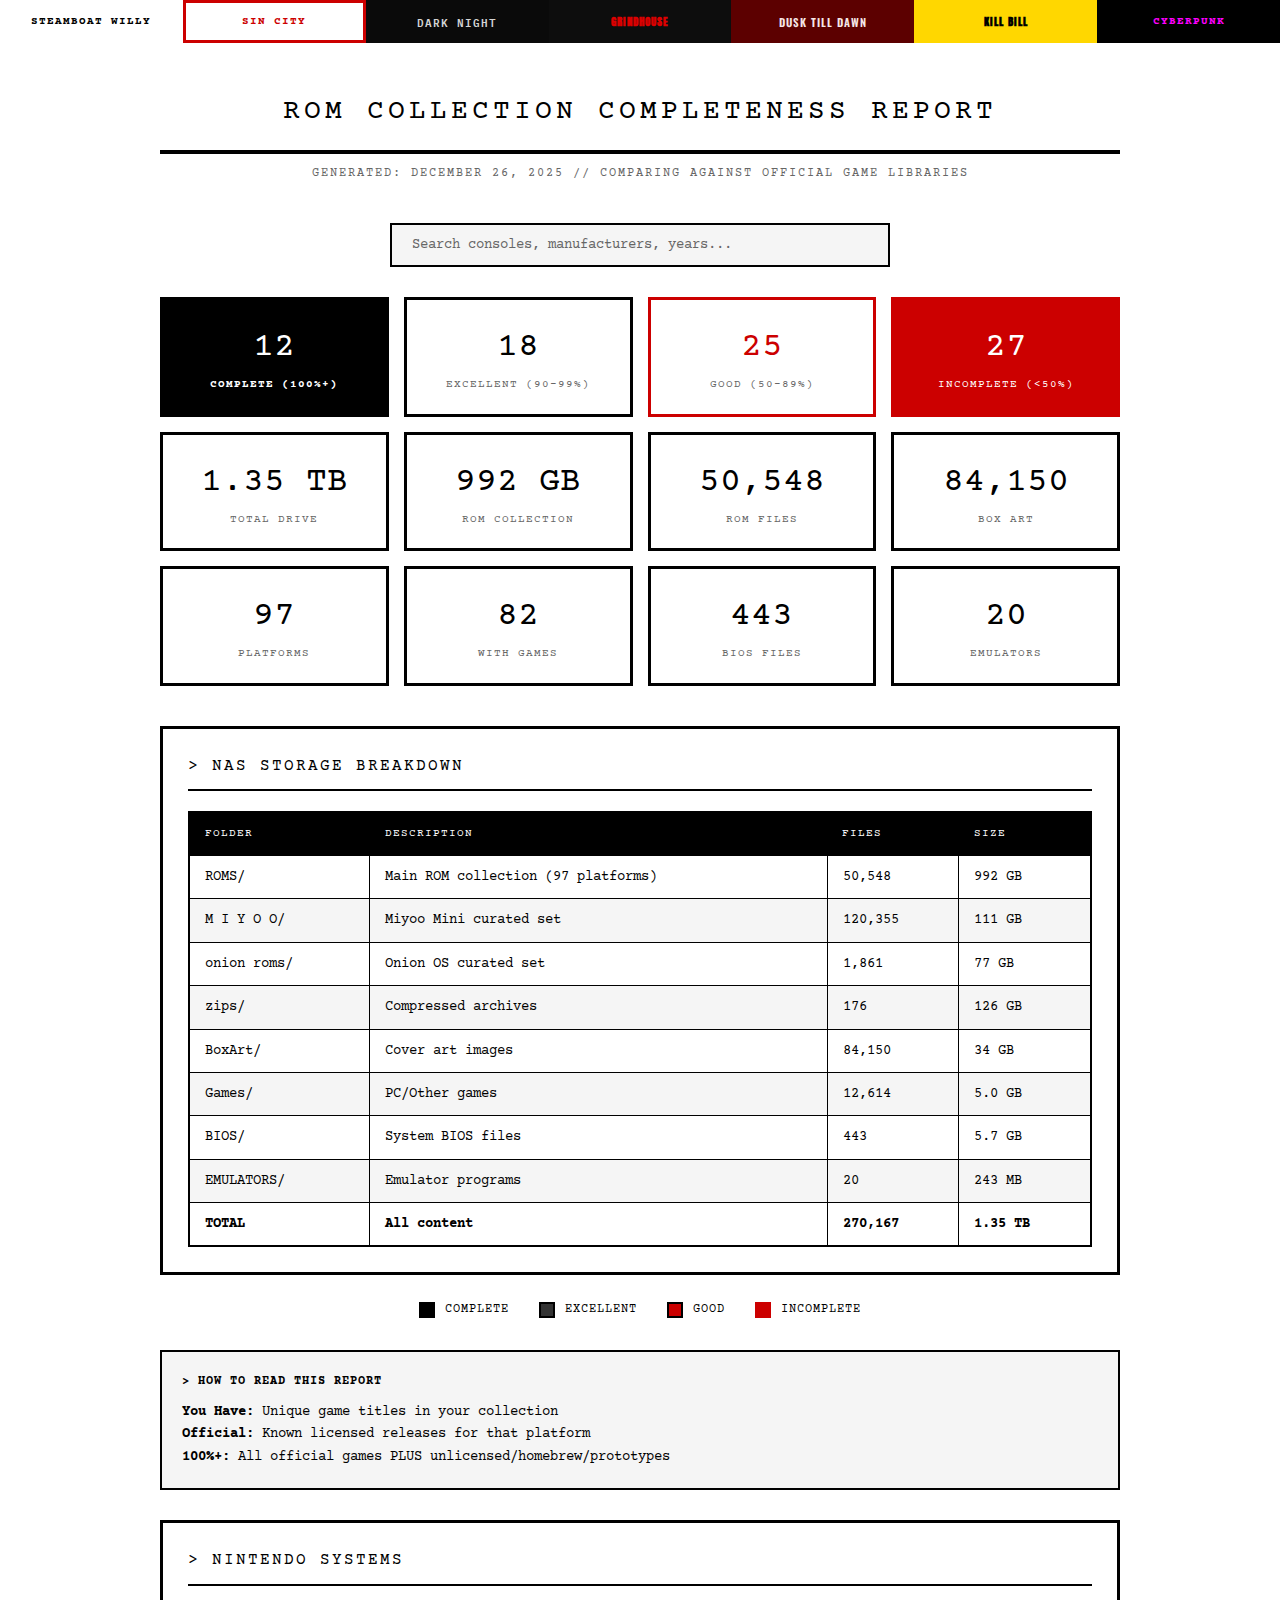
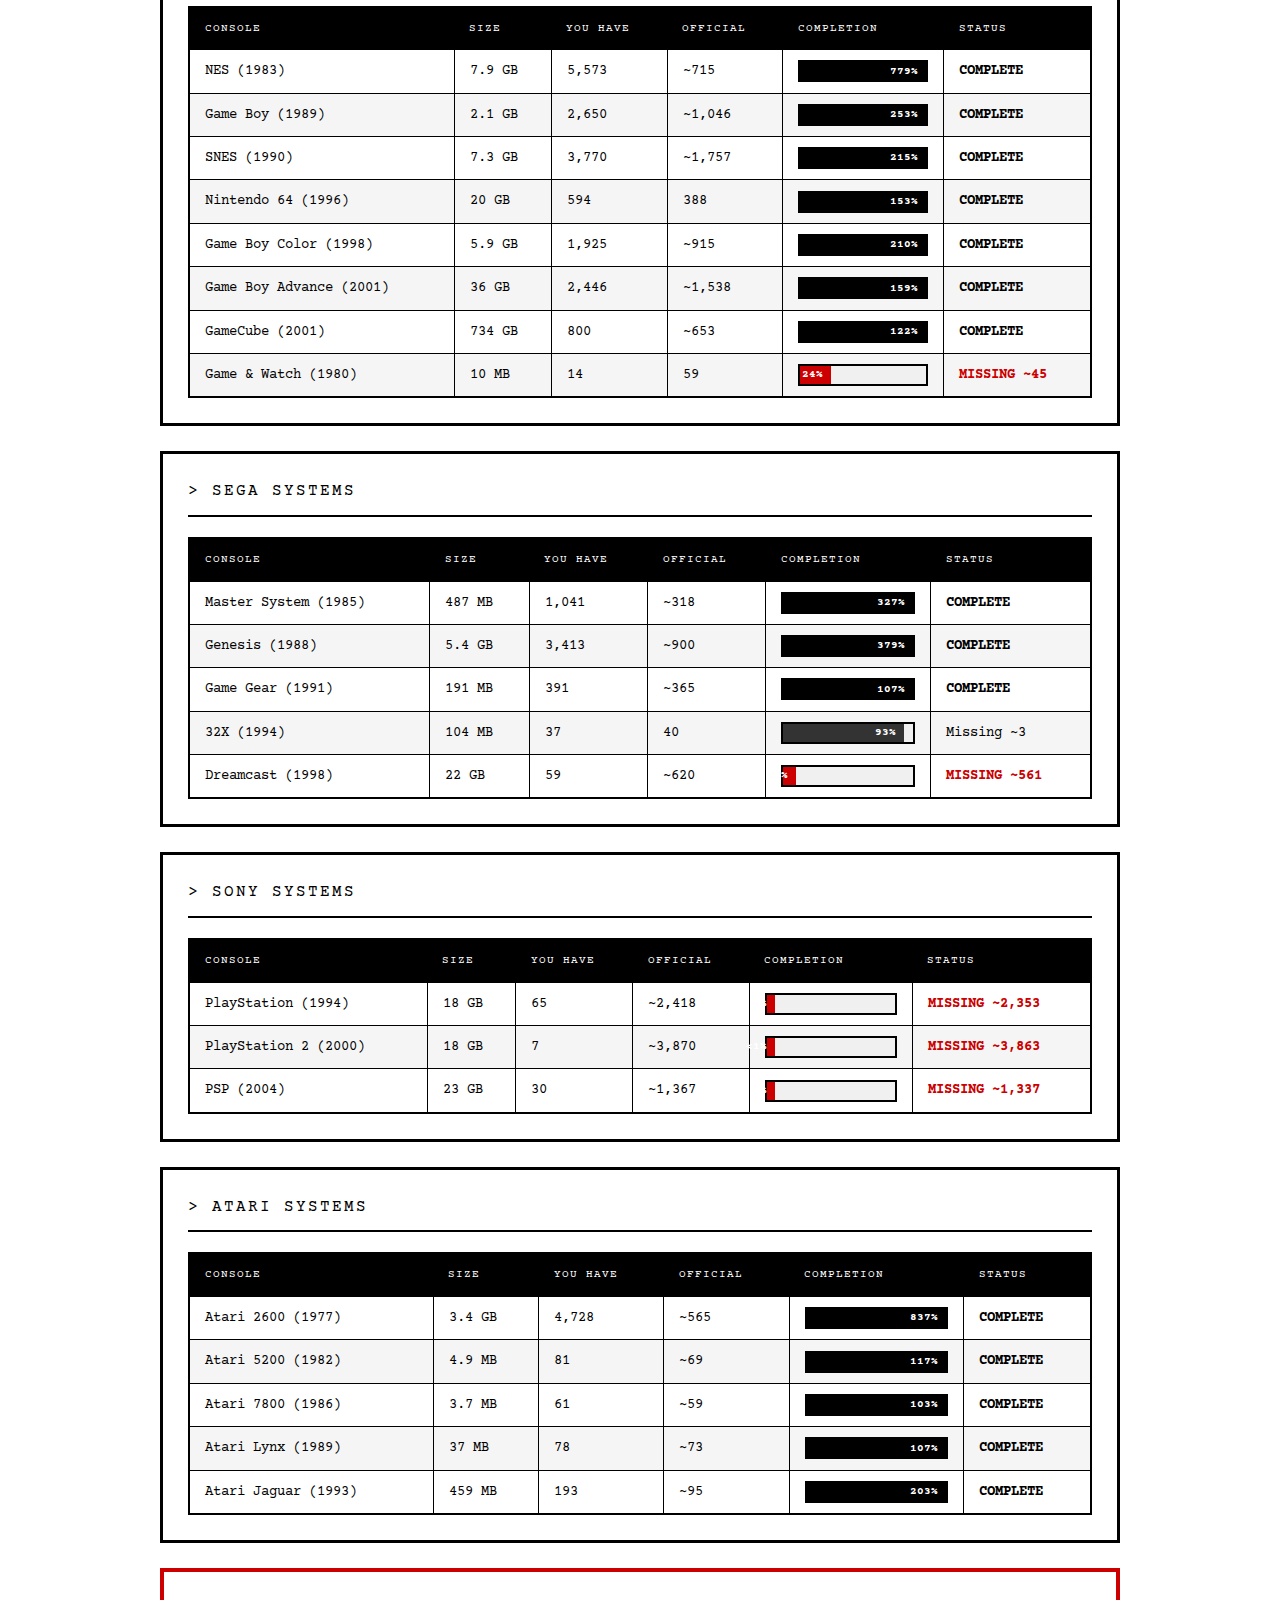
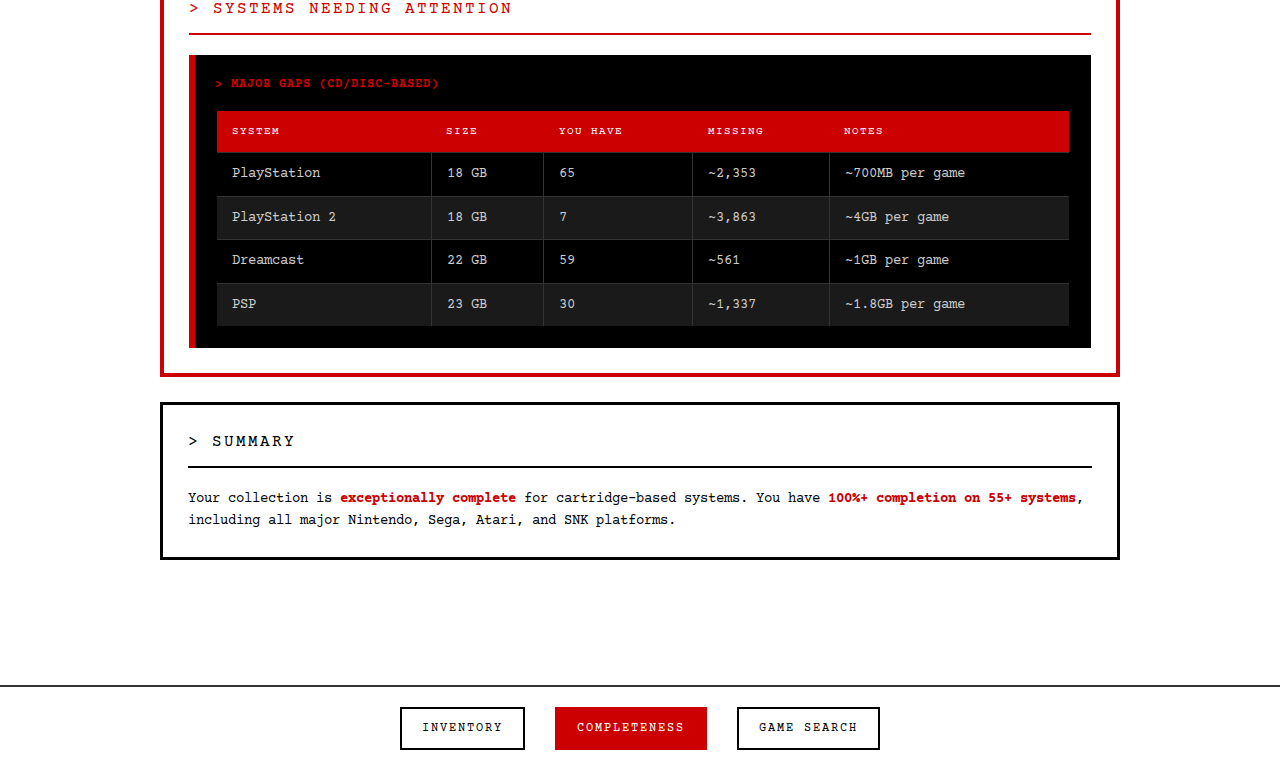
<file: ROM_Completeness_Report.html>
<!DOCTYPE html>
<html lang="en">
<head>
    <meta charset="UTF-8">
    <meta name="viewport" content="width=device-width, initial-scale=1.0">
    <title>ROM Collection Completeness Report</title>
    <link rel="preconnect" href="https://fonts.googleapis.com">
    <link rel="preconnect" href="https://fonts.gstatic.com" crossorigin>
    <link href="https://fonts.googleapis.com/css2?family=Anton&family=Courier+Prime&family=IBM+Plex+Mono:wght@400;600&family=IBM+Plex+Sans:wght@400;600&family=Oswald:wght@400;600&family=Roboto+Condensed:wght@400;700&family=Source+Sans+Pro:wght@400;600&family=Special+Elite&display=swap" rel="stylesheet">
    <style>
        /* ============================================================
           THEME SWITCHER
           ============================================================ */
        .theme-switcher {
            position: fixed;
            top: 0;
            left: 0;
            right: 0;
            z-index: 1000;
            display: flex;
            justify-content: center;
            gap: 0;
            background: #111;
        }

        .theme-switcher button {
            flex: 1;
            max-width: 200px;
            padding: 12px 16px;
            border: none;
            font-size: 11px;
            font-weight: 600;
            text-transform: uppercase;
            letter-spacing: 1px;
            cursor: pointer;
            transition: all 0.3s ease;
        }

        .theme-switcher button[data-theme="steamboat-willy"] { background: #fff; color: #000; font-family: 'Courier Prime', monospace; }
        .theme-switcher button[data-theme="sin-city"] { background: #fff; color: #CC0000; font-family: 'Courier Prime', monospace; }
        .theme-switcher button[data-theme="dark-night"] { background: #0a0a0a; color: #d4d4d4; font-family: 'IBM Plex Mono', monospace; }
        .theme-switcher button[data-theme="grindhouse"] { background: #0D0D0D; color: #DC0000; font-family: 'Anton', sans-serif; }
        .theme-switcher button[data-theme="dusk-till-dawn"] { background: #5C0000; color: #F5E6E6; font-family: 'Oswald', sans-serif; }
        .theme-switcher button[data-theme="kill-bill"] { background: #FFD700; color: #000; font-family: 'Anton', sans-serif; }
        .theme-switcher button[data-theme="cyberpunk"] { background: #000; color: #FF00FF; font-family: 'Courier Prime', monospace; }
        .theme-switcher button.active { outline: 3px solid #CC0000; outline-offset: -3px; }

        .content-wrapper { padding-top: 50px; }

        * { box-sizing: border-box; margin: 0; padding: 0; }

        /* ============================================================
           STEAMBOAT WILLY THEME - Pure Black & White Monochrome
           ============================================================ */
        body.steamboat-willy {
            font-family: 'Courier Prime', Courier, monospace;
            font-size: 14px;
            line-height: 1.6;
            background: #FFFFFF;
            color: #000000;
            min-height: 100vh;
        }

        .steamboat-willy .container { max-width: 1000px; margin: 0 auto; padding: 40px 20px; }
        .steamboat-willy h1 { font-size: 28px; font-weight: normal; text-transform: uppercase; letter-spacing: 4px; text-align: center; margin: 0 0 10px 0; padding-bottom: 15px; border-bottom: 4px solid #000; }
        .steamboat-willy .subtitle { font-size: 12px; text-transform: uppercase; letter-spacing: 2px; color: #666; text-align: center; margin-bottom: 40px; }
        .steamboat-willy .summary { display: grid; grid-template-columns: repeat(4, 1fr); gap: 15px; margin-bottom: 40px; }
        .steamboat-willy .stat-card { border: 3px solid #000; padding: 20px; text-align: center; background: #fff; transition: all 0.2s; }
        .steamboat-willy .stat-card:hover { transform: translateY(-3px); box-shadow: 5px 5px 0 #000; }
        .steamboat-willy .stat-card h2 { font-size: 2.5em; font-weight: normal; }
        .steamboat-willy .stat-card p { font-size: 11px; text-transform: uppercase; letter-spacing: 1px; color: #666; }
        .steamboat-willy .stat-card.complete { background: #000; color: #fff; }
        .steamboat-willy .stat-card.complete h2, .steamboat-willy .stat-card.complete p { color: #fff; }
        .steamboat-willy .stat-card.partial { border-width: 4px; }
        .steamboat-willy .stat-card.partial h2 { color: #333; }
        .steamboat-willy .stat-card.missing { background: #333; border-color: #333; }
        .steamboat-willy .stat-card.missing h2, .steamboat-willy .stat-card.missing p { color: #fff; }
        .steamboat-willy .legend { display: flex; gap: 30px; margin-bottom: 30px; justify-content: center; flex-wrap: wrap; }
        .steamboat-willy .legend-item { display: flex; align-items: center; gap: 10px; font-size: 12px; text-transform: uppercase; letter-spacing: 1px; }
        .steamboat-willy .legend-dot { width: 16px; height: 16px; border: 2px solid #000; }
        .steamboat-willy .note { background: #f5f5f5; border: 2px solid #000; padding: 20px; margin-bottom: 30px; }
        .steamboat-willy .note h4 { font-size: 12px; text-transform: uppercase; letter-spacing: 1px; margin-bottom: 10px; }
        .steamboat-willy .section { border: 3px solid #000; padding: 25px; margin-bottom: 25px; background: #fff; }
        .steamboat-willy .section h3 { font-size: 16px; font-weight: normal; text-transform: uppercase; letter-spacing: 2px; margin-bottom: 20px; padding-bottom: 10px; border-bottom: 2px solid #000; }
        .steamboat-willy table { width: 100%; border-collapse: collapse; border: 2px solid #000; }
        .steamboat-willy thead { background: #000; color: #fff; }
        .steamboat-willy th { padding: 12px 15px; text-align: left; font-size: 11px; text-transform: uppercase; letter-spacing: 1px; font-weight: normal; }
        .steamboat-willy td { padding: 10px 15px; border: 1px solid #000; }
        .steamboat-willy tbody tr:nth-child(even) { background: #f5f5f5; }
        .steamboat-willy .complete { color: #000; font-weight: bold; }
        .steamboat-willy .low { color: #333; font-weight: bold; }
        .steamboat-willy .partial { color: #666; }
        .steamboat-willy .progress-bar { background: #f0f0f0; border: 2px solid #000; height: 22px; min-width: 100px; }
        .steamboat-willy .progress-fill { height: 100%; display: flex; align-items: center; justify-content: flex-end; padding-right: 8px; font-size: 11px; font-weight: bold; }
        .steamboat-willy .progress-fill.complete { background: #000; color: #fff; }
        .steamboat-willy .progress-fill.good { background: #333; color: #fff; }
        .steamboat-willy .progress-fill.partial, .steamboat-willy .progress-fill.low { background: #666; color: #fff; }
        .steamboat-willy .section.attention { border-width: 4px; }
        .steamboat-willy .missing-games { background: #000; color: #fff; border-left: 6px solid #666; padding: 20px; margin-top: 15px; }
        .steamboat-willy .missing-games h4 { color: #ccc; font-size: 12px; text-transform: uppercase; letter-spacing: 1px; margin-bottom: 15px; }
        .steamboat-willy .missing-games thead { background: #333; }
        .steamboat-willy .missing-games td { border-color: #333; color: #ccc; }
        .steamboat-willy .missing-games tbody tr:nth-child(even) { background: #1a1a1a; }
        .steamboat-willy .summary-text strong { color: #000; }

        /* ============================================================
           SIN CITY THEME
           ============================================================ */
        body.sin-city {
            font-family: 'Courier Prime', Courier, monospace;
            font-size: 14px;
            line-height: 1.6;
            background: #FFFFFF;
            color: #000000;
            min-height: 100vh;
        }

        .sin-city .container { max-width: 1000px; margin: 0 auto; padding: 40px 20px; }
        .sin-city h1 { font-size: 28px; font-weight: normal; text-transform: uppercase; letter-spacing: 4px; text-align: center; margin: 0 0 10px 0; padding-bottom: 15px; border-bottom: 4px solid #000; }
        .sin-city .subtitle { font-size: 12px; text-transform: uppercase; letter-spacing: 2px; color: #666; text-align: center; margin-bottom: 40px; }
        .sin-city .summary { display: grid; grid-template-columns: repeat(4, 1fr); gap: 15px; margin-bottom: 40px; }
        .sin-city .stat-card { border: 3px solid #000; padding: 20px; text-align: center; background: #fff; transition: all 0.2s; }
        .sin-city .stat-card:hover { transform: translateY(-3px); box-shadow: 5px 5px 0 #000; }
        .sin-city .stat-card h2 { font-size: 2.5em; font-weight: normal; }
        .sin-city .stat-card p { font-size: 11px; text-transform: uppercase; letter-spacing: 1px; color: #666; }
        .sin-city .stat-card.complete { background: #000; color: #fff; }
        .sin-city .stat-card.complete h2, .sin-city .stat-card.complete p { color: #fff; }
        .sin-city .stat-card.partial { border-color: #CC0000; }
        .sin-city .stat-card.partial h2 { color: #CC0000; }
        .sin-city .stat-card.missing { background: #CC0000; border-color: #CC0000; }
        .sin-city .stat-card.missing h2, .sin-city .stat-card.missing p { color: #fff; }
        .sin-city .legend { display: flex; gap: 30px; margin-bottom: 30px; justify-content: center; flex-wrap: wrap; }
        .sin-city .legend-item { display: flex; align-items: center; gap: 10px; font-size: 12px; text-transform: uppercase; letter-spacing: 1px; }
        .sin-city .legend-dot { width: 16px; height: 16px; border: 2px solid #000; }
        .sin-city .note { background: #f5f5f5; border: 2px solid #000; padding: 20px; margin-bottom: 30px; }
        .sin-city .note h4 { font-size: 12px; text-transform: uppercase; letter-spacing: 1px; margin-bottom: 10px; }
        .sin-city .section { border: 3px solid #000; padding: 25px; margin-bottom: 25px; background: #fff; }
        .sin-city .section h3 { font-size: 16px; font-weight: normal; text-transform: uppercase; letter-spacing: 2px; margin-bottom: 20px; padding-bottom: 10px; border-bottom: 2px solid #000; }
        .sin-city table { width: 100%; border-collapse: collapse; border: 2px solid #000; }
        .sin-city thead { background: #000; color: #fff; }
        .sin-city th { padding: 12px 15px; text-align: left; font-size: 11px; text-transform: uppercase; letter-spacing: 1px; font-weight: normal; }
        .sin-city td { padding: 10px 15px; border: 1px solid #000; }
        .sin-city tbody tr:nth-child(even) { background: #f5f5f5; }
        .sin-city .complete { color: #000; font-weight: bold; }
        .sin-city .low { color: #CC0000; font-weight: bold; }
        .sin-city .partial { color: #CC0000; }
        .sin-city .progress-bar { background: #f0f0f0; border: 2px solid #000; height: 22px; min-width: 100px; }
        .sin-city .progress-fill { height: 100%; display: flex; align-items: center; justify-content: flex-end; padding-right: 8px; font-size: 11px; font-weight: bold; }
        .sin-city .progress-fill.complete { background: #000; color: #fff; }
        .sin-city .progress-fill.good { background: #333; color: #fff; }
        .sin-city .progress-fill.partial, .sin-city .progress-fill.low { background: #CC0000; color: #fff; }
        .sin-city .section.attention { border-color: #CC0000; border-width: 4px; }
        .sin-city .section.attention h3 { color: #CC0000; border-color: #CC0000; }
        .sin-city .missing-games { background: #000; color: #fff; border-left: 6px solid #CC0000; padding: 20px; margin-top: 15px; }
        .sin-city .missing-games h4 { color: #CC0000; font-size: 12px; text-transform: uppercase; letter-spacing: 1px; margin-bottom: 15px; }
        .sin-city .missing-games thead { background: #CC0000; }
        .sin-city .missing-games td { border-color: #333; color: #ccc; }
        .sin-city .missing-games tbody tr:nth-child(even) { background: #1a1a1a; }
        .sin-city .summary-text strong { color: #CC0000; }

        /* ============================================================
           DARK NIGHT THEME
           ============================================================ */
        body.dark-night {
            font-family: 'IBM Plex Sans', sans-serif;
            font-size: 15px;
            line-height: 1.7;
            background: #0a0a0a;
            color: #d4d4d4;
        }

        .dark-night .container { max-width: 1000px; margin: 0 auto; padding: 40px 20px; }
        .dark-night h1 { font-family: 'IBM Plex Mono', monospace; font-size: 2em; font-weight: 600; color: #fff; text-align: center; margin-bottom: 10px; }
        .dark-night .subtitle { font-family: 'IBM Plex Mono', monospace; font-size: 0.85em; text-transform: uppercase; letter-spacing: 3px; color: #737373; text-align: center; margin-bottom: 50px; }
        .dark-night .summary { display: grid; grid-template-columns: repeat(4, 1fr); gap: 14px; margin-bottom: 40px; }
        .dark-night .stat-card { background: #171717; border: 1px solid #262626; padding: 24px; text-align: center; transition: all 0.3s; }
        .dark-night .stat-card:hover { border-color: #525252; }
        .dark-night .stat-card h2 { font-size: 2.5em; font-weight: 600; color: #d4d4d4; }
        .dark-night .stat-card p { font-size: 0.75em; text-transform: uppercase; letter-spacing: 0.5px; color: #737373; }
        .dark-night .stat-card.complete { background: #262626; border-left: 3px solid #737373; }
        .dark-night .stat-card.complete h2 { color: #fff; }
        .dark-night .stat-card.partial { border-color: #525252; }
        .dark-night .stat-card.partial h2 { color: #a3a3a3; }
        .dark-night .stat-card.missing { border-left: 3px solid #525252; }
        .dark-night .legend { display: flex; gap: 20px; margin-bottom: 30px; justify-content: center; flex-wrap: wrap; }
        .dark-night .legend-item { display: flex; align-items: center; gap: 8px; font-size: 0.8em; color: #a3a3a3; }
        .dark-night .legend-dot { width: 14px; height: 14px; border: 1px solid #404040; }
        .dark-night .note { background: #171717; border: 1px solid #262626; padding: 20px; margin-bottom: 30px; }
        .dark-night .note h4 { font-family: 'IBM Plex Mono', monospace; font-size: 0.8em; color: #737373; margin-bottom: 10px; }
        .dark-night .section { background: #171717; border: 1px solid #262626; padding: 24px; margin-bottom: 20px; }
        .dark-night .section h3 { font-family: 'IBM Plex Mono', monospace; font-size: 1em; font-weight: 600; color: #d4d4d4; margin-bottom: 20px; padding-bottom: 12px; border-bottom: 1px solid #262626; }
        .dark-night table { width: 100%; border-collapse: collapse; background: #171717; border: 1px solid #262626; }
        .dark-night thead { background: #262626; }
        .dark-night th { padding: 14px 16px; text-align: left; font-family: 'IBM Plex Mono', monospace; font-size: 0.75em; font-weight: 600; text-transform: uppercase; letter-spacing: 0.5px; color: #d4d4d4; }
        .dark-night td { padding: 12px 16px; border-bottom: 1px solid #262626; }
        .dark-night tbody tr:hover { background: #262626; }
        .dark-night .complete { color: #d4d4d4; font-weight: 600; }
        .dark-night .low, .dark-night .partial { color: #a3a3a3; }
        .dark-night .progress-bar { background: #262626; border: 1px solid #404040; height: 20px; min-width: 100px; }
        .dark-night .progress-fill { height: 100%; display: flex; align-items: center; justify-content: flex-end; padding-right: 8px; font-size: 0.7em; font-weight: 600; }
        .dark-night .progress-fill.complete { background: #525252; color: #d4d4d4; }
        .dark-night .progress-fill.good { background: #404040; color: #d4d4d4; }
        .dark-night .progress-fill.partial, .dark-night .progress-fill.low { background: #404040; color: #a3a3a3; }
        .dark-night .section.attention { border-left: 3px solid #525252; }
        .dark-night .missing-games { background: #262626; border-left: 3px solid #737373; padding: 20px; margin-top: 14px; }
        .dark-night .missing-games h4 { color: #737373; font-size: 0.75em; text-transform: uppercase; margin-bottom: 12px; }
        .dark-night .summary-text { color: #d4d4d4; }
        .dark-night .summary-text strong { color: #fff; }

        /* ============================================================
           DUSK TILL DAWN THEME
           ============================================================ */
        body.dusk-till-dawn {
            font-family: 'Source Sans Pro', sans-serif;
            font-size: 16px;
            line-height: 1.6;
            background: #5C0000;
            color: #000;
        }

        .dusk-till-dawn .container { max-width: 1000px; margin: 0 auto; padding: 50px 40px; }
        .dusk-till-dawn h1 { font-family: 'Oswald', sans-serif; font-size: 42px; font-weight: 700; text-transform: uppercase; letter-spacing: 3px; text-align: center; margin-bottom: 10px; padding-bottom: 15px; border-bottom: 4px solid #000; }
        .dusk-till-dawn .subtitle { font-family: 'Oswald', sans-serif; font-size: 14px; text-transform: uppercase; letter-spacing: 2px; color: #1A0000; text-align: center; margin-bottom: 50px; }
        .dusk-till-dawn .summary { display: grid; grid-template-columns: repeat(4, 1fr); gap: 20px; margin-bottom: 40px; }
        .dusk-till-dawn .stat-card { background: #4A0000; border: 3px solid #000; padding: 24px; text-align: center; transition: all 0.3s; }
        .dusk-till-dawn .stat-card:hover { transform: translateY(-3px); box-shadow: 6px 6px 0 #000; }
        .dusk-till-dawn .stat-card h2 { font-family: 'Oswald', sans-serif; font-size: 2.5em; }
        .dusk-till-dawn .stat-card p { font-family: 'Oswald', sans-serif; font-size: 12px; text-transform: uppercase; letter-spacing: 1px; }
        .dusk-till-dawn .stat-card.complete { background: #000; color: #F5E6E6; }
        .dusk-till-dawn .stat-card.partial { border-left: 6px solid #CC0000; }
        .dusk-till-dawn .stat-card.partial h2 { color: #CC0000; }
        .dusk-till-dawn .stat-card.missing { background: #CC0000; border-color: #000; color: #fff; }
        .dusk-till-dawn .legend { display: flex; gap: 25px; margin-bottom: 30px; justify-content: center; flex-wrap: wrap; }
        .dusk-till-dawn .legend-item { display: flex; align-items: center; gap: 10px; font-family: 'Oswald', sans-serif; font-size: 12px; text-transform: uppercase; }
        .dusk-till-dawn .legend-dot { width: 16px; height: 16px; border: 3px solid #000; }
        .dusk-till-dawn .note { background: #4A0000; border: 3px solid #000; padding: 20px; margin-bottom: 30px; }
        .dusk-till-dawn .note h4 { font-family: 'Oswald', sans-serif; font-size: 14px; text-transform: uppercase; letter-spacing: 1px; margin-bottom: 10px; }
        .dusk-till-dawn .section { background: #4A0000; border: 3px solid #000; padding: 25px; margin-bottom: 24px; }
        .dusk-till-dawn .section h3 { font-family: 'Oswald', sans-serif; font-size: 18px; text-transform: uppercase; letter-spacing: 2px; margin-bottom: 20px; padding-bottom: 12px; border-bottom: 2px solid #000; }
        .dusk-till-dawn table { width: 100%; border-collapse: collapse; border: 3px solid #000; }
        .dusk-till-dawn thead { background: #000; color: #F5E6E6; }
        .dusk-till-dawn th { padding: 14px 16px; text-align: left; font-family: 'Oswald', sans-serif; font-size: 12px; text-transform: uppercase; letter-spacing: 1px; }
        .dusk-till-dawn td { padding: 12px 16px; border: 1px solid #000; }
        .dusk-till-dawn tbody tr:nth-child(even) { background: #550000; }
        .dusk-till-dawn .complete { font-weight: bold; }
        .dusk-till-dawn .low, .dusk-till-dawn .partial { color: #CC0000; font-weight: bold; }
        .dusk-till-dawn .progress-bar { background: #330000; border: 2px solid #000; height: 22px; min-width: 100px; }
        .dusk-till-dawn .progress-fill { height: 100%; display: flex; align-items: center; justify-content: flex-end; padding-right: 8px; font-size: 11px; font-weight: bold; }
        .dusk-till-dawn .progress-fill.complete { background: #000; color: #F5E6E6; }
        .dusk-till-dawn .progress-fill.good { background: #330000; color: #F5E6E6; }
        .dusk-till-dawn .progress-fill.partial, .dusk-till-dawn .progress-fill.low { background: #CC0000; color: #fff; }
        .dusk-till-dawn .section.attention { border-color: #CC0000; border-width: 4px; }
        .dusk-till-dawn .section.attention h3 { color: #CC0000; }
        .dusk-till-dawn .missing-games { background: #000; color: #F5E6E6; border-left: 6px solid #CC0000; padding: 20px; margin-top: 15px; }
        .dusk-till-dawn .missing-games h4 { color: #CC0000; font-family: 'Oswald', sans-serif; font-size: 14px; text-transform: uppercase; margin-bottom: 15px; }
        .dusk-till-dawn .summary-text strong { color: #CC0000; }

        /* ============================================================
           GRINDHOUSE THEME
           ============================================================ */
        body.grindhouse {
            font-family: 'Roboto Condensed', sans-serif;
            font-size: 17px;
            line-height: 1.6;
            background: #0D0D0D;
            color: #F5F5F5;
        }

        .grindhouse .container { max-width: 1100px; margin: 0 auto; padding: 60px 40px; }
        .grindhouse h1 { font-family: 'Anton', sans-serif; font-size: 48px; text-transform: uppercase; letter-spacing: 4px; text-align: center; color: #fff; margin-bottom: 16px; padding-bottom: 20px; border-bottom: 4px solid #fff; }
        .grindhouse .subtitle { font-family: 'Special Elite', cursive; font-size: 14px; letter-spacing: 3px; color: #4A4A4A; text-align: center; margin-bottom: 60px; }
        .grindhouse .summary { display: grid; grid-template-columns: repeat(4, 1fr); gap: 20px; margin-bottom: 50px; }
        .grindhouse .stat-card { background: #1A1A1A; border: 3px solid #fff; padding: 28px; text-align: center; transition: all 0.2s; }
        .grindhouse .stat-card:hover { border-color: #DC0000; }
        .grindhouse .stat-card h2 { font-family: 'Anton', sans-serif; font-size: 3em; color: #fff; }
        .grindhouse .stat-card p { font-family: 'Anton', sans-serif; font-size: 12px; text-transform: uppercase; letter-spacing: 2px; color: #4A4A4A; }
        .grindhouse .stat-card.complete { background: #fff; color: #000; }
        .grindhouse .stat-card.complete h2 { color: #000; }
        .grindhouse .stat-card.complete p { color: #333; }
        .grindhouse .stat-card.partial { border-color: #DC0000; }
        .grindhouse .stat-card.partial h2 { color: #DC0000; }
        .grindhouse .stat-card.missing { background: #DC0000; border-color: #DC0000; }
        .grindhouse .legend { display: flex; gap: 30px; margin-bottom: 40px; justify-content: center; flex-wrap: wrap; }
        .grindhouse .legend-item { display: flex; align-items: center; gap: 10px; font-family: 'Anton', sans-serif; font-size: 12px; text-transform: uppercase; letter-spacing: 2px; }
        .grindhouse .legend-dot { width: 18px; height: 18px; border: 3px solid #fff; }
        .grindhouse .note { background: #1A1A1A; border: 3px solid #fff; padding: 24px; margin-bottom: 40px; }
        .grindhouse .note h4 { font-family: 'Anton', sans-serif; font-size: 14px; text-transform: uppercase; letter-spacing: 2px; margin-bottom: 12px; }
        .grindhouse .section { background: #1A1A1A; border: 3px solid #fff; padding: 28px; margin-bottom: 24px; }
        .grindhouse .section h3 { font-family: 'Anton', sans-serif; font-size: 20px; text-transform: uppercase; letter-spacing: 2px; margin-bottom: 24px; padding-bottom: 16px; border-bottom: 4px solid #fff; }
        .grindhouse table { width: 100%; border-collapse: collapse; border: 4px solid #fff; }
        .grindhouse thead { background: #fff; color: #000; }
        .grindhouse th { padding: 16px 20px; text-align: left; font-family: 'Anton', sans-serif; font-size: 14px; text-transform: uppercase; letter-spacing: 2px; }
        .grindhouse td { padding: 14px 20px; border: 2px solid #fff; }
        .grindhouse tbody tr:nth-child(even) { background: #1A1A1A; }
        .grindhouse tbody tr:hover { background: #2D2D2D; }
        .grindhouse .complete { color: #fff; font-weight: bold; }
        .grindhouse .low, .grindhouse .partial { color: #DC0000; font-weight: bold; }
        .grindhouse .progress-bar { background: #0D0D0D; border: 3px solid #fff; height: 24px; min-width: 100px; }
        .grindhouse .progress-fill { height: 100%; display: flex; align-items: center; justify-content: flex-end; padding-right: 10px; font-family: 'Anton', sans-serif; font-size: 12px; letter-spacing: 1px; }
        .grindhouse .progress-fill.complete { background: #fff; color: #000; }
        .grindhouse .progress-fill.good { background: #4A4A4A; color: #fff; }
        .grindhouse .progress-fill.partial, .grindhouse .progress-fill.low { background: #DC0000; color: #fff; }
        .grindhouse .section.attention { border-color: #DC0000; }
        .grindhouse .section.attention h3 { color: #DC0000; border-color: #DC0000; }
        .grindhouse .missing-games { background: #0D0D0D; border-left: 6px solid #DC0000; padding: 24px; margin-top: 20px; }
        .grindhouse .missing-games h4 { color: #DC0000; font-family: 'Anton', sans-serif; font-size: 16px; text-transform: uppercase; letter-spacing: 2px; margin-bottom: 16px; }
        .grindhouse .missing-games thead { background: #DC0000; }
        .grindhouse .summary-text strong { color: #DC0000; }

        /* ============================================================
           KILL BILL THEME
           ============================================================ */
        body.kill-bill {
            font-family: 'Roboto Condensed', sans-serif;
            font-size: 17px;
            line-height: 1.6;
            background: #FFD700;
            color: #000;
        }

        .kill-bill .container { max-width: 1100px; margin: 0 auto; padding: 60px 40px; }
        .kill-bill h1 { font-family: 'Anton', sans-serif; font-size: 48px; text-transform: uppercase; letter-spacing: 4px; text-align: center; color: #000; margin-bottom: 16px; padding-bottom: 20px; border-bottom: 4px solid #000; }
        .kill-bill .subtitle { font-family: 'Special Elite', cursive; font-size: 14px; letter-spacing: 3px; color: #1A1A00; text-align: center; margin-bottom: 60px; }
        .kill-bill .summary { display: grid; grid-template-columns: repeat(4, 1fr); gap: 20px; margin-bottom: 50px; }
        .kill-bill .stat-card { background: #E6C200; border: 3px solid #000; padding: 28px; text-align: center; transition: all 0.2s; }
        .kill-bill .stat-card:hover { transform: translateY(-3px); box-shadow: 6px 6px 0 #000; }
        .kill-bill .stat-card h2 { font-family: 'Anton', sans-serif; font-size: 3em; color: #000; }
        .kill-bill .stat-card p { font-family: 'Anton', sans-serif; font-size: 12px; text-transform: uppercase; letter-spacing: 2px; color: #333; }
        .kill-bill .stat-card.complete { background: #000; color: #FFD700; }
        .kill-bill .stat-card.complete h2 { color: #FFD700; }
        .kill-bill .stat-card.complete p { color: #E6C200; }
        .kill-bill .stat-card.partial { border-left: 6px solid #DC0000; }
        .kill-bill .stat-card.partial h2 { color: #DC0000; }
        .kill-bill .stat-card.missing { background: #DC0000; border-color: #000; color: #fff; }
        .kill-bill .stat-card.missing h2 { color: #fff; }
        .kill-bill .legend { display: flex; gap: 30px; margin-bottom: 40px; justify-content: center; flex-wrap: wrap; }
        .kill-bill .legend-item { display: flex; align-items: center; gap: 10px; font-family: 'Anton', sans-serif; font-size: 12px; text-transform: uppercase; letter-spacing: 2px; }
        .kill-bill .legend-dot { width: 18px; height: 18px; border: 3px solid #000; }
        .kill-bill .note { background: #E6C200; border: 3px solid #000; padding: 24px; margin-bottom: 40px; }
        .kill-bill .note h4 { font-family: 'Anton', sans-serif; font-size: 14px; text-transform: uppercase; letter-spacing: 2px; margin-bottom: 12px; }
        .kill-bill .section { background: #E6C200; border: 3px solid #000; padding: 28px; margin-bottom: 24px; }
        .kill-bill .section h3 { font-family: 'Anton', sans-serif; font-size: 20px; text-transform: uppercase; letter-spacing: 2px; margin-bottom: 24px; padding-bottom: 16px; border-bottom: 4px solid #000; }
        .kill-bill table { width: 100%; border-collapse: collapse; border: 4px solid #000; }
        .kill-bill thead { background: #000; color: #FFD700; }
        .kill-bill th { padding: 16px 20px; text-align: left; font-family: 'Anton', sans-serif; font-size: 14px; text-transform: uppercase; letter-spacing: 2px; }
        .kill-bill td { padding: 14px 20px; border: 2px solid #000; }
        .kill-bill tbody tr:nth-child(even) { background: #E6C200; }
        .kill-bill tbody tr:hover { background: #CCAA00; }
        .kill-bill .complete { font-weight: bold; }
        .kill-bill .low, .kill-bill .partial { color: #DC0000; font-weight: bold; }
        .kill-bill .progress-bar { background: #CCAA00; border: 3px solid #000; height: 24px; min-width: 100px; }
        .kill-bill .progress-fill { height: 100%; display: flex; align-items: center; justify-content: flex-end; padding-right: 10px; font-family: 'Anton', sans-serif; font-size: 12px; letter-spacing: 1px; }
        .kill-bill .progress-fill.complete { background: #000; color: #FFD700; }
        .kill-bill .progress-fill.good { background: #333; color: #FFD700; }
        .kill-bill .progress-fill.partial, .kill-bill .progress-fill.low { background: #DC0000; color: #fff; }
        .kill-bill .section.attention { border-color: #DC0000; border-width: 4px; }
        .kill-bill .section.attention h3 { color: #DC0000; border-color: #DC0000; }
        .kill-bill .missing-games { background: #000; color: #FFD700; border-left: 6px solid #DC0000; padding: 24px; margin-top: 20px; }
        .kill-bill .missing-games h4 { color: #DC0000; font-family: 'Anton', sans-serif; font-size: 16px; text-transform: uppercase; letter-spacing: 2px; margin-bottom: 16px; }
        .kill-bill .missing-games thead { background: #DC0000; color: #fff; }
        .kill-bill .missing-games td { color: #E6C200; }
        .kill-bill .summary-text strong { color: #DC0000; }

        /* ============================================================
           CYBERPUNK THEME - Neon magenta, cyan, green on black
           ============================================================ */
        body.cyberpunk {
            font-family: 'Courier Prime', Courier, monospace;
            font-size: 14px;
            line-height: 1.6;
            background: #000000;
            color: #00FFFF;
            min-height: 100vh;
        }

        .cyberpunk .container { max-width: 1000px; margin: 0 auto; padding: 40px 20px; }
        .cyberpunk h1 { font-size: 28px; font-weight: bold; text-transform: uppercase; letter-spacing: 4px; text-align: center; margin: 0 0 10px 0; padding-bottom: 15px; border-bottom: 4px solid #FF00FF; color: #FF00FF; text-shadow: 0 0 20px #FF00FF; }
        .cyberpunk .subtitle { font-size: 12px; text-transform: uppercase; letter-spacing: 2px; color: #00FF88; text-align: center; margin-bottom: 40px; }
        .cyberpunk .summary { display: grid; grid-template-columns: repeat(4, 1fr); gap: 15px; margin-bottom: 40px; }
        .cyberpunk .stat-card { border: 2px solid #FF00FF; padding: 20px; text-align: center; background: #0A0A0A; transition: all 0.2s; box-shadow: 0 0 15px rgba(255, 0, 255, 0.3); }
        .cyberpunk .stat-card:hover { box-shadow: 0 0 25px rgba(255, 0, 255, 0.5); }
        .cyberpunk .stat-card h2 { font-size: 2.5em; font-weight: bold; color: #00FFFF; text-shadow: 0 0 10px #00FFFF; }
        .cyberpunk .stat-card p { font-size: 11px; text-transform: uppercase; letter-spacing: 1px; color: #00FF88; }
        .cyberpunk .stat-card.complete { background: #FF00FF; border-color: #FF00FF; }
        .cyberpunk .stat-card.complete h2 { color: #000; text-shadow: none; }
        .cyberpunk .stat-card.complete p { color: #000; }
        .cyberpunk .stat-card.partial { border-color: #00FFFF; }
        .cyberpunk .stat-card.partial h2 { color: #00FFFF; }
        .cyberpunk .stat-card.missing { background: #0A0A0A; border-color: #00FF88; }
        .cyberpunk .stat-card.missing h2 { color: #00FF88; }
        .cyberpunk .legend { display: flex; gap: 30px; margin-bottom: 30px; justify-content: center; flex-wrap: wrap; }
        .cyberpunk .legend-item { display: flex; align-items: center; gap: 10px; font-size: 12px; text-transform: uppercase; letter-spacing: 1px; color: #00FF88; }
        .cyberpunk .legend-dot { width: 16px; height: 16px; border: 2px solid #FF00FF; }
        .cyberpunk .note { background: #0A0A0A; border: 2px solid #00FFFF; border-left: 6px solid #00FF88; padding: 20px; margin-bottom: 30px; }
        .cyberpunk .note h4 { font-size: 12px; text-transform: uppercase; letter-spacing: 1px; margin-bottom: 10px; color: #00FF88; }
        .cyberpunk .section { border: 2px solid #FF00FF; padding: 25px; margin-bottom: 25px; background: #0A0A0A; }
        .cyberpunk .section h3 { font-size: 16px; font-weight: bold; text-transform: uppercase; letter-spacing: 2px; margin-bottom: 20px; padding-bottom: 10px; border-bottom: 2px solid #FF00FF; color: #00FF88; text-shadow: 0 0 10px #00FF88; }
        .cyberpunk table { width: 100%; border-collapse: collapse; border: 2px solid #FF00FF; }
        .cyberpunk thead { background: #111111; }
        .cyberpunk th { padding: 12px 15px; text-align: left; font-size: 11px; text-transform: uppercase; letter-spacing: 1px; font-weight: bold; color: #FF00FF; }
        .cyberpunk td { padding: 10px 15px; border: 1px solid #333; color: #00FFFF; }
        .cyberpunk tbody tr:nth-child(even) { background: #111111; }
        .cyberpunk tbody tr:hover { background: rgba(255, 0, 255, 0.1); }
        .cyberpunk .complete { color: #00FFFF; font-weight: bold; }
        .cyberpunk .low { color: #FF00FF; font-weight: bold; }
        .cyberpunk .partial { color: #00FF88; }
        .cyberpunk .progress-bar { background: #111111; border: 2px solid #FF00FF; height: 22px; min-width: 100px; }
        .cyberpunk .progress-fill { height: 100%; display: flex; align-items: center; justify-content: flex-end; padding-right: 8px; font-size: 11px; font-weight: bold; }
        .cyberpunk .progress-fill.complete { background: #FF00FF; color: #000; }
        .cyberpunk .progress-fill.good { background: #00FFFF; color: #000; }
        .cyberpunk .progress-fill.partial, .cyberpunk .progress-fill.low { background: #00FF88; color: #000; }
        .cyberpunk .section.attention { border-color: #FF00FF; border-width: 3px; }
        .cyberpunk .section.attention h3 { color: #FF00FF; }
        .cyberpunk .missing-games { background: #0A0A0A; border-left: 6px solid #FF00FF; padding: 20px; margin-top: 15px; }
        .cyberpunk .missing-games h4 { color: #FF00FF; font-size: 12px; text-transform: uppercase; letter-spacing: 1px; margin-bottom: 15px; }
        .cyberpunk .missing-games thead { background: #FF00FF; }
        .cyberpunk .missing-games thead th { color: #000; }
        .cyberpunk .missing-games td { border-color: #333; color: #00FFFF; }
        .cyberpunk .missing-games tbody tr:nth-child(even) { background: #111111; }
        .cyberpunk .summary-text { color: #00FFFF; }
        .cyberpunk .summary-text strong { color: #FF00FF; }

        /* SEARCH PANEL */
        .search-panel {
            margin-bottom: 30px;
            display: flex;
            justify-content: center;
        }
        .search-panel input {
            width: 100%;
            max-width: 500px;
            padding: 12px 20px;
            font-size: 14px;
            border: 2px solid #333;
            background: rgba(0,0,0,0.3);
            color: inherit;
            font-family: inherit;
        }
        .search-panel input::placeholder { color: #666; }
        .search-panel input:focus { outline: none; border-color: #CC0000; }
        .steamboat-willy .search-panel input { background: #f5f5f5; border-color: #000; color: #000; }
        .sin-city .search-panel input { background: #f5f5f5; border-color: #000; color: #000; }
        .sin-city .search-panel input:focus { border-color: #CC0000; }
        .dark-night .search-panel input { background: #171717; border-color: #262626; color: #d4d4d4; }
        .dark-night .search-panel input:focus { border-color: #525252; }
        .dusk-till-dawn .search-panel input { background: #4A0000; border-color: #000; color: #F5E6E6; }
        .grindhouse .search-panel input { background: #1A1A1A; border-color: #fff; color: #fff; }
        .grindhouse .search-panel input:focus { border-color: #DC0000; }
        .kill-bill .search-panel input { background: #E6C200; border-color: #000; color: #000; }
        .cyberpunk .search-panel input { background: #0A0A0A; border-color: #FF00FF; color: #00FFFF; }
        .cyberpunk .search-panel input:focus { box-shadow: 0 0 15px rgba(255, 0, 255, 0.3); }

        /* RESPONSIVE */
        @media (max-width: 768px) {
            .summary { grid-template-columns: repeat(2, 1fr) !important; }
            .legend { flex-direction: column; align-items: center; }
            .theme-switcher button { font-size: 9px; padding: 10px 8px; }
        }
    </style>
</head>
<body class="sin-city">

    <div class="theme-switcher">
        <button data-theme="steamboat-willy">Steamboat Willy</button>
        <button data-theme="sin-city" class="active">Sin City</button>
        <button data-theme="dark-night">Dark Night</button>
        <button data-theme="grindhouse">Grindhouse</button>
        <button data-theme="dusk-till-dawn">Dusk Till Dawn</button>
        <button data-theme="kill-bill">Kill Bill</button>
        <button data-theme="cyberpunk">Cyberpunk</button>
    </div>

    <div class="content-wrapper">
        <div class="container">
            <h1>ROM Collection Completeness Report</h1>
            <p class="subtitle">Generated: December 26, 2025 // Comparing against official game libraries</p>

            <!-- SEARCH PANEL -->
            <div class="search-panel">
                <input type="text" id="searchInput" placeholder="Search consoles, manufacturers, years..." onkeyup="searchTable()">
            </div>

            <div class="summary">
                <div class="stat-card complete"><h2>12</h2><p>Complete (100%+)</p></div>
                <div class="stat-card good"><h2>18</h2><p>Excellent (90-99%)</p></div>
                <div class="stat-card partial"><h2>25</h2><p>Good (50-89%)</p></div>
                <div class="stat-card missing"><h2>27</h2><p>Incomplete (&lt;50%)</p></div>
            </div>
            <div class="summary" style="margin-top: -25px;">
                <div class="stat-card"><h2>1.35 TB</h2><p>Total Drive</p></div>
                <div class="stat-card"><h2>992 GB</h2><p>ROM Collection</p></div>
                <div class="stat-card"><h2>50,548</h2><p>ROM Files</p></div>
                <div class="stat-card"><h2>84,150</h2><p>Box Art</p></div>
            </div>
            <div class="summary" style="margin-top: -25px;">
                <div class="stat-card"><h2>97</h2><p>Platforms</p></div>
                <div class="stat-card"><h2>82</h2><p>With Games</p></div>
                <div class="stat-card"><h2>443</h2><p>BIOS Files</p></div>
                <div class="stat-card"><h2>20</h2><p>Emulators</p></div>
            </div>

            <div class="section">
                <h3>> NAS Storage Breakdown</h3>
                <table class="searchable">
                    <thead><tr><th>Folder</th><th>Description</th><th>Files</th><th>Size</th></tr></thead>
                    <tbody>
                        <tr><td>ROMS/</td><td>Main ROM collection (97 platforms)</td><td>50,548</td><td>992 GB</td></tr>
                        <tr><td>M I Y O O/</td><td>Miyoo Mini curated set</td><td>120,355</td><td>111 GB</td></tr>
                        <tr><td>onion roms/</td><td>Onion OS curated set</td><td>1,861</td><td>77 GB</td></tr>
                        <tr><td>zips/</td><td>Compressed archives</td><td>176</td><td>126 GB</td></tr>
                        <tr><td>BoxArt/</td><td>Cover art images</td><td>84,150</td><td>34 GB</td></tr>
                        <tr><td>Games/</td><td>PC/Other games</td><td>12,614</td><td>5.0 GB</td></tr>
                        <tr><td>BIOS/</td><td>System BIOS files</td><td>443</td><td>5.7 GB</td></tr>
                        <tr><td>EMULATORS/</td><td>Emulator programs</td><td>20</td><td>243 MB</td></tr>
                        <tr style="font-weight: bold;"><td>TOTAL</td><td>All content</td><td>270,167</td><td>1.35 TB</td></tr>
                    </tbody>
                </table>
            </div>

            <div class="legend">
                <div class="legend-item"><div class="legend-dot" style="background:#000;"></div> Complete</div>
                <div class="legend-item"><div class="legend-dot" style="background:#333;"></div> Excellent</div>
                <div class="legend-item"><div class="legend-dot" style="background:#CC0000;"></div> Good</div>
                <div class="legend-item"><div class="legend-dot" style="background:#CC0000;border-color:#CC0000;"></div> Incomplete</div>
            </div>

            <div class="note">
                <h4>> How to Read This Report</h4>
                <p><strong>You Have:</strong> Unique game titles in your collection<br>
                <strong>Official:</strong> Known licensed releases for that platform<br>
                <strong>100%+:</strong> All official games PLUS unlicensed/homebrew/prototypes</p>
            </div>

            <div class="section">
                <h3>> Nintendo Systems</h3>
                <table class="searchable">
                    <thead><tr><th>Console</th><th>Size</th><th>You Have</th><th>Official</th><th>Completion</th><th>Status</th></tr></thead>
                    <tbody>
                        <tr><td>NES (1983)</td><td>7.9 GB</td><td>5,573</td><td>~715</td><td><div class="progress-bar"><div class="progress-fill complete" style="width:100%">779%</div></div></td><td class="complete">COMPLETE</td></tr>
                        <tr><td>Game Boy (1989)</td><td>2.1 GB</td><td>2,650</td><td>~1,046</td><td><div class="progress-bar"><div class="progress-fill complete" style="width:100%">253%</div></div></td><td class="complete">COMPLETE</td></tr>
                        <tr><td>SNES (1990)</td><td>7.3 GB</td><td>3,770</td><td>~1,757</td><td><div class="progress-bar"><div class="progress-fill complete" style="width:100%">215%</div></div></td><td class="complete">COMPLETE</td></tr>
                        <tr><td>Nintendo 64 (1996)</td><td>20 GB</td><td>594</td><td>388</td><td><div class="progress-bar"><div class="progress-fill complete" style="width:100%">153%</div></div></td><td class="complete">COMPLETE</td></tr>
                        <tr><td>Game Boy Color (1998)</td><td>5.9 GB</td><td>1,925</td><td>~915</td><td><div class="progress-bar"><div class="progress-fill complete" style="width:100%">210%</div></div></td><td class="complete">COMPLETE</td></tr>
                        <tr><td>Game Boy Advance (2001)</td><td>36 GB</td><td>2,446</td><td>~1,538</td><td><div class="progress-bar"><div class="progress-fill complete" style="width:100%">159%</div></div></td><td class="complete">COMPLETE</td></tr>
                        <tr><td>GameCube (2001)</td><td>734 GB</td><td>800</td><td>~653</td><td><div class="progress-bar"><div class="progress-fill complete" style="width:100%">122%</div></div></td><td class="complete">COMPLETE</td></tr>
                        <tr><td>Game & Watch (1980)</td><td>10 MB</td><td>14</td><td>59</td><td><div class="progress-bar"><div class="progress-fill low" style="width:24%">24%</div></div></td><td class="low">MISSING ~45</td></tr>
                    </tbody>
                </table>
            </div>

            <div class="section">
                <h3>> Sega Systems</h3>
                <table class="searchable">
                    <thead><tr><th>Console</th><th>Size</th><th>You Have</th><th>Official</th><th>Completion</th><th>Status</th></tr></thead>
                    <tbody>
                        <tr><td>Master System (1985)</td><td>487 MB</td><td>1,041</td><td>~318</td><td><div class="progress-bar"><div class="progress-fill complete" style="width:100%">327%</div></div></td><td class="complete">COMPLETE</td></tr>
                        <tr><td>Genesis (1988)</td><td>5.4 GB</td><td>3,413</td><td>~900</td><td><div class="progress-bar"><div class="progress-fill complete" style="width:100%">379%</div></div></td><td class="complete">COMPLETE</td></tr>
                        <tr><td>Game Gear (1991)</td><td>191 MB</td><td>391</td><td>~365</td><td><div class="progress-bar"><div class="progress-fill complete" style="width:100%">107%</div></div></td><td class="complete">COMPLETE</td></tr>
                        <tr><td>32X (1994)</td><td>104 MB</td><td>37</td><td>40</td><td><div class="progress-bar"><div class="progress-fill good" style="width:93%">93%</div></div></td><td class="good">Missing ~3</td></tr>
                        <tr><td>Dreamcast (1998)</td><td>22 GB</td><td>59</td><td>~620</td><td><div class="progress-bar"><div class="progress-fill low" style="width:10%">10%</div></div></td><td class="low">MISSING ~561</td></tr>
                    </tbody>
                </table>
            </div>

            <div class="section">
                <h3>> Sony Systems</h3>
                <table class="searchable">
                    <thead><tr><th>Console</th><th>Size</th><th>You Have</th><th>Official</th><th>Completion</th><th>Status</th></tr></thead>
                    <tbody>
                        <tr><td>PlayStation (1994)</td><td>18 GB</td><td>65</td><td>~2,418</td><td><div class="progress-bar"><div class="progress-fill low" style="width:3%">3%</div></div></td><td class="low">MISSING ~2,353</td></tr>
                        <tr><td>PlayStation 2 (2000)</td><td>18 GB</td><td>7</td><td>~3,870</td><td><div class="progress-bar"><div class="progress-fill low" style="width:1%">&lt;1%</div></div></td><td class="low">MISSING ~3,863</td></tr>
                        <tr><td>PSP (2004)</td><td>23 GB</td><td>30</td><td>~1,367</td><td><div class="progress-bar"><div class="progress-fill low" style="width:2%">2%</div></div></td><td class="low">MISSING ~1,337</td></tr>
                    </tbody>
                </table>
            </div>

            <div class="section">
                <h3>> Atari Systems</h3>
                <table class="searchable">
                    <thead><tr><th>Console</th><th>Size</th><th>You Have</th><th>Official</th><th>Completion</th><th>Status</th></tr></thead>
                    <tbody>
                        <tr><td>Atari 2600 (1977)</td><td>3.4 GB</td><td>4,728</td><td>~565</td><td><div class="progress-bar"><div class="progress-fill complete" style="width:100%">837%</div></div></td><td class="complete">COMPLETE</td></tr>
                        <tr><td>Atari 5200 (1982)</td><td>4.9 MB</td><td>81</td><td>~69</td><td><div class="progress-bar"><div class="progress-fill complete" style="width:100%">117%</div></div></td><td class="complete">COMPLETE</td></tr>
                        <tr><td>Atari 7800 (1986)</td><td>3.7 MB</td><td>61</td><td>~59</td><td><div class="progress-bar"><div class="progress-fill complete" style="width:100%">103%</div></div></td><td class="complete">COMPLETE</td></tr>
                        <tr><td>Atari Lynx (1989)</td><td>37 MB</td><td>78</td><td>~73</td><td><div class="progress-bar"><div class="progress-fill complete" style="width:100%">107%</div></div></td><td class="complete">COMPLETE</td></tr>
                        <tr><td>Atari Jaguar (1993)</td><td>459 MB</td><td>193</td><td>~95</td><td><div class="progress-bar"><div class="progress-fill complete" style="width:100%">203%</div></div></td><td class="complete">COMPLETE</td></tr>
                    </tbody>
                </table>
            </div>

            <div class="section attention">
                <h3>> Systems Needing Attention</h3>
                <div class="missing-games">
                    <h4>> Major Gaps (CD/Disc-Based)</h4>
                    <table class="searchable">
                        <thead><tr><th>System</th><th>Size</th><th>You Have</th><th>Missing</th><th>Notes</th></tr></thead>
                        <tbody>
                            <tr><td>PlayStation</td><td>18 GB</td><td>65</td><td>~2,353</td><td>~700MB per game</td></tr>
                            <tr><td>PlayStation 2</td><td>18 GB</td><td>7</td><td>~3,863</td><td>~4GB per game</td></tr>
                            <tr><td>Dreamcast</td><td>22 GB</td><td>59</td><td>~561</td><td>~1GB per game</td></tr>
                            <tr><td>PSP</td><td>23 GB</td><td>30</td><td>~1,337</td><td>~1.8GB per game</td></tr>
                        </tbody>
                    </table>
                </div>
            </div>

            <div class="section">
                <h3>> Summary</h3>
                <p class="summary-text">
                    Your collection is <strong>exceptionally complete</strong> for cartridge-based systems.
                    You have <strong>100%+ completion on 55+ systems</strong>, including all major Nintendo, Sega, Atari, and SNK platforms.
                </p>
            </div>

        </div>
    </div>

    <script>
        const buttons = document.querySelectorAll('.theme-switcher button');
        const body = document.body;

        buttons.forEach(button => {
            button.addEventListener('click', () => {
                body.className = button.dataset.theme;
                buttons.forEach(b => b.classList.remove('active'));
                button.classList.add('active');
                localStorage.setItem('rom-report-theme', button.dataset.theme);
            });
        });

        const saved = localStorage.getItem('rom-report-theme');
        if (saved) {
            body.className = saved;
            buttons.forEach(b => {
                b.classList.remove('active');
                if (b.dataset.theme === saved) b.classList.add('active');
            });
        }

        // Search function
        function searchTable() {
            const input = document.getElementById('searchInput');
            const filter = input.value.toLowerCase();
            const tables = document.querySelectorAll('table.searchable');
            tables.forEach(table => {
                const rows = table.querySelectorAll('tbody tr');
                rows.forEach(row => {
                    const text = row.textContent.toLowerCase();
                    row.style.display = text.includes(filter) ? '' : 'none';
                });
            });
        }
    </script>

    <footer class="site-footer">
        <nav class="footer-nav">
            <a href="ROM_Collection_Inventory.html">Inventory</a>
            <a href="ROM_Completeness_Report.html" class="active">Completeness</a>
            <a href="ROM_Game_Search.html">Game Search</a>
        </nav>
    </footer>

    <style>
        .site-footer {
            margin-top: 60px;
            padding: 20px;
            text-align: center;
            border-top: 2px solid #333;
        }
        .footer-nav {
            display: flex;
            justify-content: center;
            gap: 30px;
            flex-wrap: wrap;
        }
        .footer-nav a {
            text-decoration: none;
            text-transform: uppercase;
            letter-spacing: 2px;
            font-size: 12px;
            padding: 10px 20px;
            border: 2px solid currentColor;
            transition: all 0.3s;
        }
        .footer-nav a:hover {
            transform: translateY(-2px);
        }
        .steamboat-willy .footer-nav a { color: #000; }
        .steamboat-willy .footer-nav a:hover, .steamboat-willy .footer-nav a.active { background: #000; color: #fff; }
        .sin-city .footer-nav a { color: #000; }
        .sin-city .footer-nav a:hover, .sin-city .footer-nav a.active { background: #CC0000; color: #fff; border-color: #CC0000; }
        .dark-night .footer-nav a { color: #d4d4d4; border-color: #262626; }
        .dark-night .footer-nav a:hover, .dark-night .footer-nav a.active { background: #262626; }
        .dusk-till-dawn .footer-nav a { color: #F5E6E6; border-color: #6B0000; }
        .dusk-till-dawn .footer-nav a:hover, .dusk-till-dawn .footer-nav a.active { background: #E65C00; color: #000; border-color: #E65C00; }
        .grindhouse .footer-nav a { color: #fff; }
        .grindhouse .footer-nav a:hover, .grindhouse .footer-nav a.active { background: #DC0000; border-color: #DC0000; }
        .kill-bill .footer-nav a { color: #000; }
        .kill-bill .footer-nav a:hover, .kill-bill .footer-nav a.active { background: #000; color: #FFD700; }
        .cyberpunk .footer-nav a { color: #00FFFF; border-color: #FF00FF; }
        .cyberpunk .footer-nav a:hover, .cyberpunk .footer-nav a.active { background: #FF00FF; color: #000; box-shadow: 0 0 15px #FF00FF; }
    </style>
</body>
</html>
</file>
<file: style.css>
/* ============================================
   Ringmast4r's Retro Rom Revival - Styles
   ============================================ */

* {
    margin: 0;
    padding: 0;
    box-sizing: border-box;
}

:root {
    --bg-dark: #0a0a0f;
    --bg-panel: #12121a;
    --bg-hover: #1a1a25;
    --accent-cyan: #00ffff;
    --accent-magenta: #ff00ff;
    --accent-green: #00ff88;
    --accent-yellow: #ffff00;
    --text-primary: #ffffff;
    --text-secondary: #888899;
    --border-color: #2a2a3a;
}

body {
    font-family: 'Segoe UI', system-ui, -apple-system, sans-serif;
    background: var(--bg-dark);
    color: var(--text-primary);
    min-height: 100vh;
    overflow-x: hidden;
}

/* CRT Scanlines Overlay */
.scanlines {
    position: fixed;
    top: 0;
    left: 0;
    width: 100%;
    height: 100%;
    pointer-events: none;
    z-index: 1000;
    background: repeating-linear-gradient(
        0deg,
        rgba(0, 0, 0, 0.1) 0px,
        rgba(0, 0, 0, 0.1) 1px,
        transparent 1px,
        transparent 2px
    );
    opacity: 0.3;
}

/* Header */
header {
    text-align: center;
    padding: 2rem 1rem;
    background: linear-gradient(180deg, #15151f 0%, var(--bg-dark) 100%);
    border-bottom: 1px solid var(--border-color);
}

header h1 {
    font-size: 2.5rem;
    font-weight: 700;
    background: linear-gradient(90deg, var(--accent-cyan), var(--accent-magenta), var(--accent-cyan));
    background-size: 200% auto;
    -webkit-background-clip: text;
    background-clip: text;
    -webkit-text-fill-color: transparent;
    animation: gradient-shift 3s ease-in-out infinite;
    text-shadow: 0 0 30px rgba(0, 255, 255, 0.3);
}

@keyframes gradient-shift {
    0%, 100% { background-position: 0% center; }
    50% { background-position: 200% center; }
}

.subtitle {
    color: var(--text-secondary);
    margin-top: 0.5rem;
    font-size: 1.1rem;
}

/* Main Content */
main {
    max-width: 900px;
    margin: 0 auto;
    padding: 2rem 1rem;
}

/* Panel */
.panel {
    background: var(--bg-panel);
    border: 1px solid var(--border-color);
    border-radius: 12px;
    overflow: hidden;
    box-shadow: 0 4px 30px rgba(0, 0, 0, 0.5);
}

/* Tabs */
.tabs {
    display: flex;
    border-bottom: 1px solid var(--border-color);
}

.tab {
    flex: 1;
    padding: 1rem;
    background: transparent;
    border: none;
    color: var(--text-secondary);
    font-size: 1rem;
    font-weight: 600;
    cursor: pointer;
    transition: all 0.2s ease;
}

.tab:hover {
    background: var(--bg-hover);
    color: var(--text-primary);
}

.tab.active {
    background: var(--bg-hover);
    color: var(--accent-cyan);
    box-shadow: inset 0 -2px 0 var(--accent-cyan);
}

.tab-content {
    display: none;
    padding: 2rem;
}

.tab-content.active {
    display: block;
}

/* Dropzone */
#dropzone {
    border: 2px dashed var(--border-color);
    border-radius: 12px;
    padding: 3rem 2rem;
    text-align: center;
    cursor: pointer;
    transition: all 0.3s ease;
}

#dropzone:hover,
#dropzone.dragover {
    border-color: var(--accent-cyan);
    background: rgba(0, 255, 255, 0.05);
    box-shadow: 0 0 20px rgba(0, 255, 255, 0.1);
}

.dropzone-icon {
    font-size: 4rem;
    display: block;
    margin-bottom: 1rem;
}

.dropzone-content p {
    font-size: 1.2rem;
    margin-bottom: 0.5rem;
}

.dropzone-hint {
    color: var(--text-secondary);
    font-size: 0.9rem !important;
}

/* Selected ROM */
#selected-rom {
    margin-top: 1.5rem;
    padding: 1.5rem;
    background: var(--bg-hover);
    border-radius: 8px;
    display: flex;
    align-items: center;
    justify-content: space-between;
    gap: 1rem;
}

.rom-info {
    display: flex;
    align-items: center;
    gap: 1rem;
}

.rom-icon {
    font-size: 2rem;
}

.rom-name {
    font-weight: 600;
    font-size: 1.1rem;
}

.rom-system {
    color: var(--accent-green);
    font-size: 0.9rem;
    margin-top: 0.25rem;
}

/* Play Button */
.play-button {
    background: linear-gradient(135deg, var(--accent-green), #00cc6a);
    border: none;
    color: #000;
    font-weight: 700;
    font-size: 1.1rem;
    padding: 0.8rem 2rem;
    border-radius: 8px;
    cursor: pointer;
    transition: all 0.2s ease;
    text-transform: uppercase;
    letter-spacing: 1px;
}

.play-button:hover {
    transform: scale(1.05);
    box-shadow: 0 0 20px rgba(0, 255, 136, 0.5);
}

/* Library Tab - Folder Picker */
#folder-picker {
    text-align: center;
    margin-bottom: 1.5rem;
    padding-bottom: 1.5rem;
    border-bottom: 1px solid var(--border-color);
}

.browse-button {
    padding: 1rem 2rem;
    background: linear-gradient(135deg, var(--accent-cyan), #00cccc);
    border: none;
    border-radius: 8px;
    color: #000;
    font-weight: 700;
    font-size: 1.1rem;
    cursor: pointer;
    transition: all 0.2s ease;
}

.browse-button:hover {
    transform: scale(1.02);
    box-shadow: 0 0 20px rgba(0, 255, 255, 0.4);
}

.browse-button:disabled {
    opacity: 0.5;
    cursor: not-allowed;
    transform: none;
}

.path-hint {
    margin-top: 0.75rem;
    font-size: 0.85rem;
    color: var(--text-secondary);
}

#selected-folder {
    margin-top: 0.75rem;
    padding: 0.5rem 1rem;
    background: var(--bg-hover);
    border-radius: 6px;
    font-family: 'Consolas', 'Monaco', monospace;
    font-size: 0.9rem;
    color: var(--accent-green);
    display: inline-block;
}

/* Library Tab */
#library-status {
    text-align: center;
    padding: 1.5rem;
}

#library-message {
    color: var(--text-secondary);
}

#library-message.error {
    color: #ff6b6b;
}

#library-message.success {
    color: var(--accent-green);
}

#system-select {
    margin-bottom: 1.5rem;
}

#system-select label {
    display: block;
    margin-bottom: 0.5rem;
    color: var(--text-secondary);
}

#system-dropdown {
    width: 100%;
    padding: 0.8rem 1rem;
    background: var(--bg-hover);
    border: 1px solid var(--border-color);
    border-radius: 8px;
    color: var(--text-primary);
    font-size: 1rem;
    cursor: pointer;
}

#system-dropdown:focus {
    outline: none;
    border-color: var(--accent-cyan);
}

/* ROM Toolbar */
.rom-toolbar {
    display: flex;
    gap: 0.75rem;
    margin-bottom: 0.75rem;
    align-items: center;
}

#rom-search {
    flex: 1;
    padding: 0.6rem 1rem;
    background: var(--bg-hover);
    border: 1px solid var(--border-color);
    border-radius: 6px;
    color: var(--text-primary);
    font-size: 0.95rem;
}

#rom-search:focus {
    outline: none;
    border-color: var(--accent-cyan);
}

#rom-search::placeholder {
    color: var(--text-secondary);
}

#system-filter {
    padding: 0.6rem 0.75rem;
    background: var(--bg-hover);
    border: 1px solid var(--border-color);
    border-radius: 6px;
    color: var(--text-primary);
    font-size: 0.85rem;
    cursor: pointer;
    max-width: 150px;
}

#system-filter:focus {
    outline: none;
    border-color: var(--accent-cyan);
}

.toolbar-controls {
    display: flex;
    gap: 0.5rem;
}

.toolbar-btn {
    padding: 0.5rem 0.75rem;
    background: var(--bg-hover);
    border: 1px solid var(--border-color);
    border-radius: 6px;
    color: var(--text-primary);
    font-size: 0.8rem;
    cursor: pointer;
    transition: all 0.2s ease;
}

.toolbar-btn:hover {
    border-color: var(--accent-cyan);
    color: var(--accent-cyan);
}

#sort-select {
    padding: 0.6rem 0.75rem;
    background: var(--bg-hover);
    border: 1px solid var(--border-color);
    border-radius: 6px;
    color: var(--text-primary);
    font-size: 0.85rem;
    cursor: pointer;
}

#sort-select:focus {
    outline: none;
    border-color: var(--accent-cyan);
}

.view-btn {
    padding: 0.6rem 0.75rem;
    background: var(--bg-hover);
    border: 1px solid var(--border-color);
    border-radius: 6px;
    color: var(--text-primary);
    font-size: 1.1rem;
    cursor: pointer;
    transition: all 0.2s ease;
}

.view-btn:hover {
    border-color: var(--accent-cyan);
    color: var(--accent-cyan);
}

.view-btn.active {
    background: var(--accent-cyan);
    border-color: var(--accent-cyan);
    color: #000;
}

/* Alphabet Bar */
#alphabet-bar {
    display: flex;
    flex-wrap: wrap;
    gap: 0.25rem;
    margin-bottom: 0.75rem;
    justify-content: center;
}

#alphabet-bar button {
    padding: 0.3rem 0.5rem;
    min-width: 28px;
    background: var(--bg-hover);
    border: 1px solid var(--border-color);
    border-radius: 4px;
    color: var(--text-secondary);
    font-size: 0.75rem;
    font-weight: 600;
    cursor: pointer;
    transition: all 0.15s ease;
}

#alphabet-bar button:hover {
    border-color: var(--accent-cyan);
    color: var(--accent-cyan);
}

#alphabet-bar button.active {
    background: var(--accent-cyan);
    border-color: var(--accent-cyan);
    color: #000;
}

#alphabet-bar button.has-roms {
    color: var(--text-primary);
}

/* ROM Count */
#rom-count {
    font-size: 0.8rem;
    color: var(--text-secondary);
    margin-bottom: 0.75rem;
    text-align: right;
}

#rom-count span {
    color: var(--accent-cyan);
    font-weight: 600;
}

/* ROM Grid */
#rom-grid {
    max-height: 500px;
    overflow-y: auto;
    padding-right: 0.5rem;
}

/* System Sections */
.system-section {
    margin-bottom: 0.5rem;
    border: 1px solid var(--border-color);
    border-radius: 8px;
    overflow: hidden;
    flex-shrink: 0; /* Prevent shrinking! */
    min-height: fit-content;
}

.system-header {
    display: flex;
    justify-content: space-between;
    align-items: center;
    padding: 0.75rem 1rem;
    background: linear-gradient(135deg, rgba(0, 255, 255, 0.1), rgba(255, 0, 255, 0.1));
    border-bottom: 1px solid var(--border-color);
    cursor: pointer;
    user-select: none;
}

.system-header:hover {
    background: linear-gradient(135deg, rgba(0, 255, 255, 0.2), rgba(255, 0, 255, 0.2));
}

.system-header-left {
    display: flex;
    align-items: center;
    gap: 0.5rem;
}

.system-toggle {
    color: var(--accent-magenta);
    font-size: 0.8rem;
    width: 1rem;
}

.system-name {
    font-weight: 700;
    font-size: 1rem;
    color: var(--accent-cyan);
}

.system-count {
    font-size: 0.8rem;
    color: var(--text-secondary);
    background: var(--bg-dark);
    padding: 0.25rem 0.6rem;
    border-radius: 12px;
}

.system-roms {
    display: grid;
    grid-template-columns: repeat(auto-fill, minmax(160px, 1fr));
    gap: 0.5rem;
    padding: 0.75rem;
    background: var(--bg-panel);
}

/* Collapsed state - hide ROMs completely, show only header */
.system-section.collapsed .system-roms {
    display: none !important;
}

.system-section.collapsed .system-header {
    border-bottom: none;
}

.system-section.collapsed {
    margin-bottom: 0.5rem;
}

/* When using flat grid view (no system sections) */
#rom-grid.grid-view {
    display: grid;
    grid-template-columns: repeat(auto-fill, minmax(180px, 1fr));
    gap: 0.75rem;
}

#rom-grid.list-view {
    display: flex;
    flex-direction: column;
    gap: 0.4rem;
}

/* When using system sections, rom-grid is just a container */
#rom-grid:has(.system-section) {
    display: block; /* Block layout prevents flex shrinking */
}

#rom-grid::-webkit-scrollbar {
    width: 8px;
}

#rom-grid::-webkit-scrollbar-track {
    background: var(--bg-dark);
    border-radius: 4px;
}

#rom-grid::-webkit-scrollbar-thumb {
    background: var(--border-color);
    border-radius: 4px;
}

#rom-grid::-webkit-scrollbar-thumb:hover {
    background: var(--accent-cyan);
}

/* ROM Card - Grid View */
.rom-card {
    background: var(--bg-hover);
    border: 1px solid var(--border-color);
    border-radius: 8px;
    padding: 0.75rem;
    cursor: pointer;
    transition: all 0.2s ease;
    display: flex;
    flex-direction: column;
    gap: 0.5rem;
    position: relative;
}

.rom-card .favorite-btn {
    position: absolute;
    top: 0.4rem;
    right: 0.4rem;
    background: transparent;
    border: none;
    color: var(--text-secondary);
    font-size: 0.9rem;
    cursor: pointer;
    opacity: 0;
    transition: all 0.2s ease;
    z-index: 5;
}

.rom-card:hover .favorite-btn {
    opacity: 1;
}

.rom-card .favorite-btn:hover,
.rom-card .favorite-btn.active {
    color: #ffcc00;
    opacity: 1;
    text-shadow: 0 0 8px rgba(255, 204, 0, 0.5);
}

.rom-card:hover {
    border-color: var(--accent-cyan);
    transform: translateY(-2px);
    box-shadow: 0 4px 15px rgba(0, 255, 255, 0.15);
}

.rom-card-title {
    font-weight: 600;
    font-size: 0.85rem;
    overflow: hidden;
    text-overflow: ellipsis;
    display: -webkit-box;
    -webkit-line-clamp: 2;
    -webkit-box-orient: vertical;
    line-height: 1.3;
}

.rom-card-meta {
    display: flex;
    justify-content: space-between;
    align-items: center;
}

.rom-card-ext {
    color: var(--accent-magenta);
    font-size: 0.7rem;
    text-transform: uppercase;
    font-weight: 600;
}

.rom-card-system {
    color: var(--accent-cyan);
    font-size: 0.65rem;
    text-transform: uppercase;
    font-weight: 600;
    background: rgba(0, 255, 255, 0.1);
    padding: 0.15rem 0.4rem;
    border-radius: 3px;
    white-space: nowrap;
}

.rom-card-play {
    background: linear-gradient(135deg, var(--accent-green), #00cc6a);
    border: none;
    color: #000;
    font-weight: 700;
    font-size: 0.7rem;
    padding: 0.35rem 0.6rem;
    border-radius: 4px;
    cursor: pointer;
    opacity: 0;
    transform: scale(0.9);
    transition: all 0.2s ease;
}

.rom-card:hover .rom-card-play {
    opacity: 1;
    transform: scale(1);
}

.rom-card-play:hover {
    box-shadow: 0 0 10px rgba(0, 255, 136, 0.5);
}

/* ROM Card - List View */
.list-view .rom-card {
    flex-direction: row;
    align-items: center;
    padding: 0.5rem 0.75rem;
    border-radius: 6px;
}

.list-view .rom-card:hover {
    transform: translateX(4px);
}

.list-view .rom-card-title {
    flex: 1;
    -webkit-line-clamp: 1;
    white-space: nowrap;
}

.list-view .rom-card-meta {
    gap: 0.75rem;
}

.list-view .rom-card-play {
    opacity: 1;
    transform: scale(1);
}

/* Game Container */
#game-container {
    position: fixed;
    top: 0;
    left: 0;
    width: 100%;
    height: 100%;
    background: var(--bg-dark);
    z-index: 500;
    display: flex;
    flex-direction: column;
}

#game-header {
    display: flex;
    justify-content: space-between;
    align-items: center;
    padding: 1rem 2rem;
    background: var(--bg-panel);
    border-bottom: 1px solid var(--border-color);
}

#now-playing {
    color: var(--accent-cyan);
    font-weight: 600;
}

#back-btn {
    background: transparent;
    border: 1px solid var(--border-color);
    color: var(--text-primary);
    padding: 0.5rem 1rem;
    border-radius: 6px;
    cursor: pointer;
    transition: all 0.2s ease;
}

#back-btn:hover {
    border-color: #ff6b6b;
    color: #ff6b6b;
}

#game-wrapper {
    flex: 1;
    display: flex;
    align-items: center;
    justify-content: center;
    padding: 1rem;
}

#game {
    width: 100%;
    max-width: 800px;
    aspect-ratio: 4/3;
    background: #000;
    border-radius: 8px;
    overflow: hidden;
}

#controls-hint {
    padding: 1rem 2rem;
    background: var(--bg-panel);
    border-top: 1px solid var(--border-color);
    text-align: center;
}

#controls-hint p {
    color: var(--text-secondary);
    font-size: 0.85rem;
    margin: 0.25rem 0;
}

#controls-hint strong {
    color: var(--accent-yellow);
}

/* Footer */
footer {
    text-align: center;
    padding: 2rem 1rem;
    color: var(--text-secondary);
    font-size: 0.9rem;
}

footer a {
    color: var(--accent-cyan);
    text-decoration: none;
}

footer a:hover {
    text-decoration: underline;
}

/* Browser Warning */
#browser-warning {
    background: linear-gradient(135deg, rgba(255, 200, 0, 0.1), rgba(255, 100, 0, 0.1));
    border: 1px solid #ffaa00;
    border-radius: 8px;
    padding: 1rem;
    margin-bottom: 1rem;
}

.warning-content {
    display: flex;
    align-items: center;
    gap: 1rem;
}

.warning-icon {
    font-size: 1.5rem;
}

.warning-content strong {
    color: #ffaa00;
}

.warning-content p {
    color: var(--text-secondary);
    font-size: 0.85rem;
    margin-top: 0.25rem;
}

.dismiss-btn {
    background: transparent;
    border: 1px solid var(--border-color);
    color: var(--text-secondary);
    padding: 0.25rem 0.5rem;
    border-radius: 4px;
    cursor: pointer;
    margin-left: auto;
}

.dismiss-btn:hover {
    border-color: #ff6b6b;
    color: #ff6b6b;
}

/* Section Titles */
.section-title {
    color: var(--accent-cyan);
    font-size: 1.1rem;
    margin-bottom: 1rem;
    padding-bottom: 0.5rem;
    border-bottom: 1px solid var(--border-color);
}

/* Recents Tab */
.recents-grid {
    display: grid;
    grid-template-columns: repeat(auto-fill, minmax(160px, 1fr));
    gap: 0.75rem;
    margin-bottom: 2rem;
}

.empty-message {
    color: var(--text-secondary);
    font-style: italic;
    grid-column: 1 / -1;
    text-align: center;
    padding: 2rem;
}

.recent-card {
    background: var(--bg-hover);
    border: 1px solid var(--border-color);
    border-radius: 8px;
    padding: 0.75rem;
    cursor: pointer;
    transition: all 0.2s ease;
    position: relative;
}

.recent-card:hover {
    border-color: var(--accent-cyan);
    transform: translateY(-2px);
}

.recent-card .card-title {
    font-weight: 600;
    font-size: 0.85rem;
    overflow: hidden;
    text-overflow: ellipsis;
    white-space: nowrap;
    margin-bottom: 0.25rem;
}

.recent-card .card-system {
    color: var(--accent-magenta);
    font-size: 0.7rem;
}

.recent-card .card-time {
    color: var(--text-secondary);
    font-size: 0.65rem;
    margin-top: 0.25rem;
}

.favorite-btn {
    position: absolute;
    top: 0.5rem;
    right: 0.5rem;
    background: transparent;
    border: none;
    color: var(--text-secondary);
    font-size: 1rem;
    cursor: pointer;
    transition: all 0.2s ease;
}

.favorite-btn:hover,
.favorite-btn.active {
    color: #ffcc00;
    text-shadow: 0 0 10px rgba(255, 204, 0, 0.5);
}

/* Settings Tab */
.settings-section {
    margin-bottom: 2rem;
    padding-bottom: 1.5rem;
    border-bottom: 1px solid var(--border-color);
}

.settings-section:last-child {
    border-bottom: none;
}

.settings-hint {
    color: var(--text-secondary);
    font-size: 0.85rem;
    margin-bottom: 1rem;
}

.setting-row {
    display: flex;
    align-items: center;
    gap: 1rem;
    margin-bottom: 0.75rem;
    flex-wrap: wrap;
}

.setting-row label {
    color: var(--text-primary);
    min-width: 120px;
}

.setting-row select,
.setting-row input[type="range"] {
    flex: 1;
    max-width: 200px;
}

.setting-row select {
    padding: 0.5rem;
    background: var(--bg-hover);
    border: 1px solid var(--border-color);
    border-radius: 6px;
    color: var(--text-primary);
}

.setting-row input[type="range"] {
    -webkit-appearance: none;
    height: 6px;
    background: var(--border-color);
    border-radius: 3px;
}

.setting-row input[type="range"]::-webkit-slider-thumb {
    -webkit-appearance: none;
    width: 16px;
    height: 16px;
    background: var(--accent-cyan);
    border-radius: 50%;
    cursor: pointer;
}

#volume-display {
    color: var(--accent-cyan);
    min-width: 45px;
}

.settings-btn {
    padding: 0.5rem 1rem;
    background: var(--bg-hover);
    border: 1px solid var(--border-color);
    border-radius: 6px;
    color: var(--text-primary);
    cursor: pointer;
    transition: all 0.2s ease;
}

.settings-btn:hover {
    border-color: var(--accent-cyan);
    color: var(--accent-cyan);
}

/* BIOS List */
#bios-list {
    display: flex;
    flex-direction: column;
    gap: 0.5rem;
}

.bios-item {
    display: flex;
    align-items: center;
    gap: 1rem;
    padding: 0.75rem;
    background: var(--bg-hover);
    border-radius: 6px;
}

.bios-name {
    flex: 1;
    font-size: 0.9rem;
}

.bios-status {
    font-size: 0.8rem;
    color: #ff6b6b;
}

.bios-status.loaded {
    color: var(--accent-green);
}

.bios-upload-btn {
    padding: 0.4rem 0.8rem;
    background: linear-gradient(135deg, var(--accent-cyan), #00cccc);
    border: none;
    border-radius: 4px;
    color: #000;
    font-weight: 600;
    font-size: 0.8rem;
    cursor: pointer;
}

.bios-upload-btn:hover {
    box-shadow: 0 0 10px rgba(0, 255, 255, 0.4);
}

.about-text {
    color: var(--text-secondary);
    margin-bottom: 0.5rem;
}

.about-text.small {
    font-size: 0.8rem;
}

.about-text a {
    color: var(--accent-cyan);
    text-decoration: none;
}

/* Utility Classes */
.hidden {
    display: none !important;
}

.search-hidden {
    display: none !important;
}

/* Gamepad Selection */
.rom-card.gamepad-selected {
    border-color: #00ff88 !important;
    box-shadow: 0 0 20px rgba(0, 255, 136, 0.5), inset 0 0 10px rgba(0, 255, 136, 0.1);
    transform: scale(1.02);
}

.system-section.gamepad-selected {
    border-color: #00ff88 !important;
    box-shadow: 0 0 15px rgba(0, 255, 136, 0.4);
}

.system-section.gamepad-selected .system-header {
    background: linear-gradient(135deg, rgba(0, 255, 136, 0.2), rgba(0, 255, 255, 0.2));
}

/* Gamepad notification animation */
@keyframes fadeInOut {
    0% { opacity: 0; transform: translateX(-50%) translateY(20px); }
    15% { opacity: 1; transform: translateX(-50%) translateY(0); }
    85% { opacity: 1; transform: translateX(-50%) translateY(0); }
    100% { opacity: 0; transform: translateX(-50%) translateY(-20px); }
}

/* Loading Spinner */
.loading {
    display: inline-block;
    width: 20px;
    height: 20px;
    border: 2px solid var(--border-color);
    border-top-color: var(--accent-cyan);
    border-radius: 50%;
    animation: spin 1s linear infinite;
}

@keyframes spin {
    to { transform: rotate(360deg); }
}

/* Unsupported ROMs Section */
.unsupported-divider {
    display: flex;
    align-items: center;
    margin: 2rem 0 1rem;
    gap: 1rem;
}

.divider-line {
    flex: 1;
    height: 2px;
    background: linear-gradient(90deg, transparent, #ff8800, transparent);
}

.divider-text {
    color: #ff8800;
    font-size: 0.9rem;
    font-weight: 600;
    text-align: center;
    padding: 0 0.5rem;
    white-space: nowrap;
}

.unsupported-section {
    opacity: 0.8;
}

.unsupported-section .system-header {
    background: linear-gradient(135deg, rgba(255, 136, 0, 0.1), rgba(255, 68, 0, 0.05));
    border-color: rgba(255, 136, 0, 0.3);
}

.unsupported-header .system-name {
    color: #ff8800;
}

.unsupported-badge {
    font-size: 0.6rem;
    background: rgba(255, 136, 0, 0.2);
    color: #ff8800;
    padding: 0.15rem 0.4rem;
    border-radius: 4px;
    margin-left: 0.5rem;
    font-weight: 600;
}

.unsupported-rom {
    cursor: default !important;
    opacity: 0.7;
}

.unsupported-rom:hover {
    transform: none !important;
    border-color: rgba(255, 136, 0, 0.3) !important;
}

.unsupported-info {
    color: #ff8800;
    font-size: 0.7rem;
    font-style: italic;
}

/* Responsive */
@media (max-width: 600px) {
    header h1 {
        font-size: 1.8rem;
    }

    .tab-content {
        padding: 1.5rem;
    }

    #dropzone {
        padding: 2rem 1rem;
    }

    .dropzone-icon {
        font-size: 3rem;
    }

    #selected-rom {
        flex-direction: column;
        text-align: center;
    }

    .play-button {
        width: 100%;
    }

    #rom-grid {
        grid-template-columns: 1fr;
    }

    #controls-hint {
        font-size: 0.75rem;
    }
}

/* ══════════════════════════════════════════════════════════════
   THEME TOGGLE BAR
   ══════════════════════════════════════════════════════════════ */
.theme-toggle {
    position: fixed;
    top: 0;
    left: 0;
    right: 0;
    z-index: 1001;
    display: flex;
    justify-content: center;
    gap: 5px;
    padding: 10px;
    background: rgba(0,0,0,0.95);
    border-bottom: 2px solid #333;
    flex-wrap: wrap;
}
.theme-toggle button {
    padding: 6px 12px;
    border: 2px solid #444;
    background: #1a1a1a;
    color: #888;
    font-family: inherit;
    font-size: 11px;
    font-weight: bold;
    text-transform: uppercase;
    letter-spacing: 1px;
    cursor: pointer;
    transition: all 0.3s ease;
}
.theme-toggle button:hover { border-color: #666; color: #fff; }
.theme-toggle button.active { border-color: var(--accent-cyan, #00ffff); color: #fff; background: var(--accent-cyan, #00ffff); color: #000; }

/* Adjust body padding for theme bar */
body { padding-top: 50px; }

/* ══════════════════════════════════════════════════════════════
   CYBERPUNK THEME (Default - Original) - Starfield Background
   ══════════════════════════════════════════════════════════════ */
body.cyberpunk {
    --bg-dark: #000000;
    --bg-panel: #0a0a0a;
    --bg-hover: #151515;
    --accent-cyan: #ff00ff;
    --accent-magenta: #ff00ff;
    --accent-green: #00ff88;
    --accent-yellow: #ffff00;
    --text-primary: #ffffff;
    --text-secondary: #888899;
    --border-color: #333333;
    background: #000000;
}

/* Starfield effect */
.cyberpunk::before {
    content: '';
    position: fixed;
    top: 0;
    left: 0;
    width: 100%;
    height: 100%;
    z-index: -1;
    background:
        radial-gradient(1px 1px at 10% 20%, #ffffff 100%, transparent),
        radial-gradient(1px 1px at 20% 50%, #00ffff 100%, transparent),
        radial-gradient(1.5px 1.5px at 30% 10%, #ffffff 100%, transparent),
        radial-gradient(1px 1px at 40% 80%, #ff00ff 100%, transparent),
        radial-gradient(1px 1px at 50% 30%, #ffffff 100%, transparent),
        radial-gradient(1.5px 1.5px at 60% 70%, #00ffff 100%, transparent),
        radial-gradient(1px 1px at 70% 15%, #ffffff 100%, transparent),
        radial-gradient(1px 1px at 80% 45%, #ff00ff 100%, transparent),
        radial-gradient(1px 1px at 90% 85%, #ffffff 100%, transparent),
        radial-gradient(1px 1px at 15% 65%, #00ffff 100%, transparent),
        radial-gradient(1.5px 1.5px at 25% 35%, #ffffff 100%, transparent),
        radial-gradient(1px 1px at 35% 90%, #ffffff 100%, transparent),
        radial-gradient(1px 1px at 45% 5%, #ff00ff 100%, transparent),
        radial-gradient(1px 1px at 55% 55%, #ffffff 100%, transparent),
        radial-gradient(1.5px 1.5px at 65% 25%, #00ffff 100%, transparent),
        radial-gradient(1px 1px at 75% 60%, #ffffff 100%, transparent),
        radial-gradient(1px 1px at 85% 95%, #ff00ff 100%, transparent),
        radial-gradient(1px 1px at 95% 40%, #ffffff 100%, transparent),
        radial-gradient(1px 1px at 5% 75%, #00ffff 100%, transparent),
        radial-gradient(1.5px 1.5px at 12% 88%, #ffffff 100%, transparent),
        radial-gradient(1px 1px at 22% 12%, #ffffff 100%, transparent),
        radial-gradient(1px 1px at 32% 42%, #ff00ff 100%, transparent),
        radial-gradient(1px 1px at 42% 72%, #ffffff 100%, transparent),
        radial-gradient(1.5px 1.5px at 52% 8%, #00ffff 100%, transparent),
        radial-gradient(1px 1px at 62% 38%, #ffffff 100%, transparent),
        radial-gradient(1px 1px at 72% 68%, #ffffff 100%, transparent),
        radial-gradient(1px 1px at 82% 22%, #ff00ff 100%, transparent),
        radial-gradient(1.5px 1.5px at 92% 52%, #ffffff 100%, transparent),
        radial-gradient(1px 1px at 8% 32%, #00ffff 100%, transparent),
        radial-gradient(1px 1px at 18% 98%, #ffffff 100%, transparent),
        radial-gradient(2px 2px at 28% 58%, #00ffff 100%, transparent),
        radial-gradient(1px 1px at 38% 18%, #ffffff 100%, transparent),
        radial-gradient(1px 1px at 48% 78%, #ff00ff 100%, transparent),
        radial-gradient(1.5px 1.5px at 58% 48%, #ffffff 100%, transparent),
        radial-gradient(1px 1px at 68% 2%, #00ffff 100%, transparent),
        radial-gradient(1px 1px at 78% 82%, #ffffff 100%, transparent),
        radial-gradient(2px 2px at 88% 28%, #ff00ff 100%, transparent),
        radial-gradient(1px 1px at 98% 62%, #ffffff 100%, transparent),
        radial-gradient(1px 1px at 3% 48%, #00ffff 100%, transparent),
        radial-gradient(1.5px 1.5px at 13% 3%, #ffffff 100%, transparent);
    background-color: #000000;
    animation: twinkle 8s ease-in-out infinite alternate;
}

@keyframes twinkle {
    0% { opacity: 0.7; }
    50% { opacity: 1; }
    100% { opacity: 0.8; }
}

/* Shooting star effect */
.cyberpunk::after {
    content: '';
    position: fixed;
    top: 0;
    left: -100px;
    width: 100px;
    height: 2px;
    background: linear-gradient(90deg, transparent, #00ffff, #ff00ff, transparent);
    z-index: -1;
    animation: shootingStar 6s linear infinite;
    opacity: 0;
}

@keyframes shootingStar {
    0% { left: -100px; top: 10%; opacity: 0; }
    5% { opacity: 1; }
    15% { left: 110%; top: 30%; opacity: 0; }
    100% { left: 110%; top: 30%; opacity: 0; }
}

.cyberpunk .theme-toggle button.active { background: #00ffff; border-color: #00ffff; color: #000; }

/* Cyberpunk neon color-cycling title */
.cyberpunk header h1 {
    background: linear-gradient(90deg, #ff00ff, #00ffff, #00ff88, #ffff00, #ff00ff);
    background-size: 400% auto;
    -webkit-background-clip: text;
    background-clip: text;
    -webkit-text-fill-color: transparent;
    animation: neon-cycle 4s linear infinite;
    filter: drop-shadow(0 0 10px #ff00ff) drop-shadow(0 0 20px #00ffff);
}

@keyframes neon-cycle {
    0% { background-position: 0% center; filter: drop-shadow(0 0 15px #ff00ff); }
    25% { filter: drop-shadow(0 0 15px #00ffff); }
    50% { background-position: 100% center; filter: drop-shadow(0 0 15px #00ff88); }
    75% { filter: drop-shadow(0 0 15px #ffff00); }
    100% { background-position: 200% center; filter: drop-shadow(0 0 15px #ff00ff); }
}

/* ══════════════════════════════════════════════════════════════
   STEAMBOAT WILLY THEME - Pure Black & White Monochrome
   ══════════════════════════════════════════════════════════════ */
body.steamboat-willy {
    --bg-dark: #ffffff;
    --bg-panel: #f5f5f5;
    --bg-hover: #eeeeee;
    --accent-cyan: #000000;
    --accent-magenta: #000000;
    --accent-green: #000000;
    --accent-yellow: #000000;
    --text-primary: #000000;
    --text-secondary: #666666;
    --border-color: #000000;
    font-family: 'Courier New', monospace;
}
.steamboat-willy header { background: #000000; border-bottom-color: #000000; }
.steamboat-willy header h1 { background: none; -webkit-background-clip: unset; -webkit-text-fill-color: #ffffff; text-shadow: none; animation: none; }
.steamboat-willy .subtitle { color: #666666; }
.steamboat-willy .panel { background: #ffffff; border: 3px solid #000000; }
.steamboat-willy .tab.active { background: #000000; color: #ffffff; box-shadow: none; }
.steamboat-willy .tab:hover { background: #333333; color: #ffffff; }
.steamboat-willy #dropzone { border-color: #000000; }
.steamboat-willy #dropzone:hover { border-color: #333333; background: rgba(0,0,0,0.05); }
.steamboat-willy .play-button { background: #000000; }
.steamboat-willy .browse-button { background: #000000; color: #ffffff; }
.steamboat-willy .rom-card { background: #f5f5f5; border-color: #000000; }
.steamboat-willy .rom-card:hover { border-color: #000000; box-shadow: 5px 5px 0 #000000; }
.steamboat-willy .system-header { background: #000000; }
.steamboat-willy .system-name { color: #ffffff; }
.steamboat-willy .scanlines { display: none; }
.steamboat-willy footer { color: #666666; }
.steamboat-willy footer a { color: #000000; }
.steamboat-willy .theme-toggle button.active { background: #000000; border-color: #000000; color: #fff; }

/* ══════════════════════════════════════════════════════════════
   SIN CITY THEME - High contrast B&W with red accents
   ══════════════════════════════════════════════════════════════ */
body.sin-city {
    --bg-dark: #ffffff;
    --bg-panel: #f5f5f5;
    --bg-hover: #eeeeee;
    --accent-cyan: #CC0000;
    --accent-magenta: #CC0000;
    --accent-green: #000000;
    --accent-yellow: #CC0000;
    --text-primary: #000000;
    --text-secondary: #666666;
    --border-color: #000000;
    font-family: 'Courier New', monospace;
}
.sin-city header { background: #000000; border-bottom-color: #CC0000; }
.sin-city header h1 { background: none; -webkit-background-clip: unset; -webkit-text-fill-color: #ffffff; text-shadow: 3px 3px 0 #CC0000; animation: none; }
.sin-city .subtitle { color: #CC0000; }
.sin-city .panel { background: #ffffff; border: 3px solid #000000; }
.sin-city .tab.active { background: #000000; color: #ffffff; box-shadow: none; }
.sin-city .tab:hover { background: #333333; color: #ffffff; }
.sin-city #dropzone { border-color: #000000; }
.sin-city #dropzone:hover { border-color: #CC0000; background: rgba(204,0,0,0.05); }
.sin-city .play-button { background: #CC0000; }
.sin-city .browse-button { background: #000000; color: #ffffff; }
.sin-city .rom-card { background: #f5f5f5; border-color: #000000; }
.sin-city .rom-card:hover { border-color: #CC0000; box-shadow: 0 4px 15px rgba(204,0,0,0.2); }
.sin-city .system-header { background: #000000; }
.sin-city .system-name { color: #ffffff; }
.sin-city .scanlines { display: none; }
.sin-city footer { color: #666666; }
.sin-city footer a { color: #CC0000; }
.sin-city .theme-toggle button.active { background: #CC0000; border-color: #CC0000; color: #fff; }

/* ══════════════════════════════════════════════════════════════
   DARK NIGHT THEME - Pure grayscale, minimal contrast
   ══════════════════════════════════════════════════════════════ */
body.dark-night {
    --bg-dark: #0a0a0a;
    --bg-panel: #171717;
    --bg-hover: #262626;
    --accent-cyan: #737373;
    --accent-magenta: #737373;
    --accent-green: #737373;
    --accent-yellow: #a3a3a3;
    --text-primary: #d4d4d4;
    --text-secondary: #737373;
    --border-color: #262626;
    font-family: 'IBM Plex Sans', -apple-system, sans-serif;
}
.dark-night header { background: #0a0a0a; border-bottom: 1px solid #262626; }
.dark-night header h1 { background: none; -webkit-background-clip: unset; -webkit-text-fill-color: #ffffff; text-shadow: none; animation: none; }
.dark-night .subtitle { color: #737373; }
.dark-night .panel { background: #171717; border: 1px solid #262626; box-shadow: none; }
.dark-night .tab.active { background: #262626; color: #ffffff; box-shadow: none; }
.dark-night .tab:hover { background: #262626; color: #d4d4d4; }
.dark-night #dropzone { border-color: #262626; }
.dark-night #dropzone:hover { border-color: #737373; background: rgba(115,115,115,0.05); }
.dark-night .play-button { background: #262626; border: 1px solid #404040; }
.dark-night .play-button:hover { background: #404040; }
.dark-night .browse-button { background: #262626; border: 1px solid #404040; }
.dark-night .browse-button:hover { background: #404040; }
.dark-night .rom-card { background: #171717; border: 1px solid #262626; }
.dark-night .rom-card:hover { border-color: #737373; box-shadow: none; }
.dark-night .system-header { background: #171717; border-left: 3px solid #737373; }
.dark-night .system-name { color: #d4d4d4; }
.dark-night .scanlines { display: none; }
.dark-night footer { color: #737373; }
.dark-night footer a { color: #a3a3a3; }
.dark-night .theme-toggle button.active { background: #737373; border-color: #737373; color: #0a0a0a; }

/* ══════════════════════════════════════════════════════════════
   DUSK TILL DAWN THEME - Deep crimson reds, blood aesthetic
   ══════════════════════════════════════════════════════════════ */
body.dusk-till-dawn {
    --bg-dark: #4A0000;
    --bg-panel: #5C0000;
    --bg-hover: #700000;
    --accent-cyan: #990000;
    --accent-magenta: #990000;
    --accent-green: #990000;
    --accent-yellow: #990000;
    --text-primary: #000000;
    --text-secondary: #1A0000;
    --border-color: #000000;
    font-family: 'Source Sans Pro', sans-serif;
}
.dusk-till-dawn header { background: #000000; border-bottom: 3px solid #990000; }
.dusk-till-dawn header h1 { background: none; -webkit-background-clip: unset; -webkit-text-fill-color: #F5E6E6; text-shadow: none; animation: none; }
.dusk-till-dawn .subtitle { color: #CC9999; }
.dusk-till-dawn .panel { background: #5C0000; border: 3px solid #000000; }
.dusk-till-dawn .tab { color: #000000; }
.dusk-till-dawn .tab.active { background: #000000; color: #F5E6E6; box-shadow: none; }
.dusk-till-dawn .tab:hover { background: #000000; color: #F5E6E6; }
.dusk-till-dawn #dropzone { border-color: #000000; background: #4A0000; }
.dusk-till-dawn #dropzone:hover { border-color: #990000; background: #5C0000; }
.dusk-till-dawn .play-button { background: #000000; color: #F5E6E6; }
.dusk-till-dawn .play-button:hover { background: #990000; }
.dusk-till-dawn .browse-button { background: #000000; color: #F5E6E6; }
.dusk-till-dawn .browse-button:hover { background: #990000; }
.dusk-till-dawn .rom-card { background: #5C0000; border: 2px solid #000000; color: #000000; }
.dusk-till-dawn .rom-card:hover { border-color: #990000; box-shadow: 0 4px 15px rgba(153,0,0,0.4); }
.dusk-till-dawn .system-header { background: #000000; border-left: 4px solid #990000; }
.dusk-till-dawn .system-name { color: #F5E6E6; }
.dusk-till-dawn .scanlines { display: none; }
.dusk-till-dawn footer { background: #000000; color: #F5E6E6; }
.dusk-till-dawn footer a { color: #CC9999; }
.dusk-till-dawn .theme-toggle button.active { background: #990000; border-color: #990000; color: #F5E6E6; }

/* ══════════════════════════════════════════════════════════════
   GRINDHOUSE THEME - Dark monochrome with red/yellow punches
   ══════════════════════════════════════════════════════════════ */
body.grindhouse {
    --bg-dark: #0D0D0D;
    --bg-panel: #1A1A1A;
    --bg-hover: #2D2D2D;
    --accent-cyan: #DC0000;
    --accent-magenta: #DC0000;
    --accent-green: #FFD700;
    --accent-yellow: #FFD700;
    --text-primary: #F5F5F5;
    --text-secondary: #888888;
    --border-color: #FFFFFF;
    font-family: 'Roboto Condensed', sans-serif;
}
.grindhouse header { background: #0D0D0D; border-bottom: 3px solid #FFFFFF; }
.grindhouse header h1 { background: none; -webkit-background-clip: unset; -webkit-text-fill-color: #FFFFFF; text-shadow: 3px 3px 0 #DC0000; animation: none; }
.grindhouse .subtitle { color: #FFD700; letter-spacing: 2px; }
.grindhouse .panel { background: #1A1A1A; border: 3px solid #FFFFFF; }
.grindhouse .tab { color: #F5F5F5; }
.grindhouse .tab.active { background: #FFFFFF; color: #000000; box-shadow: none; }
.grindhouse .tab:hover { background: #DC0000; color: #FFFFFF; }
.grindhouse #dropzone { border-color: #FFFFFF; }
.grindhouse #dropzone:hover { border-color: #DC0000; background: rgba(220,0,0,0.1); }
.grindhouse .play-button { background: #DC0000; color: #FFFFFF; }
.grindhouse .play-button:hover { background: #8B0000; }
.grindhouse .browse-button { background: #FFD700; color: #000000; }
.grindhouse .browse-button:hover { background: #B8960F; }
.grindhouse .rom-card { background: #1A1A1A; border: 3px solid #FFFFFF; }
.grindhouse .rom-card:hover { border-color: #DC0000; box-shadow: 0 0 15px rgba(220,0,0,0.4); }
.grindhouse .system-header { background: #1A1A1A; border-left: 4px solid #DC0000; }
.grindhouse .system-name { color: #FFD700; }
.grindhouse .scanlines { opacity: 0.3; }
.grindhouse footer { color: #888888; }
.grindhouse footer a { color: #FFD700; }
.grindhouse .theme-toggle button.active { background: #DC0000; border-color: #DC0000; color: #FFFFFF; }

/* ══════════════════════════════════════════════════════════════
   KILL BILL THEME - Yellow and black, katana sharp
   ══════════════════════════════════════════════════════════════ */
body.kill-bill {
    --bg-dark: #000000;
    --bg-panel: #111111;
    --bg-hover: #1a1a1a;
    --accent-cyan: #FFD700;
    --accent-magenta: #FFD700;
    --accent-green: #FFD700;
    --accent-yellow: #FFD700;
    --text-primary: #ffffff;
    --text-secondary: #888888;
    --border-color: #FFD700;
    font-family: 'Impact', 'Arial Black', sans-serif;
}
.kill-bill header { background: #FFD700; border-bottom: 4px solid #000; }
.kill-bill header h1 { background: none; -webkit-background-clip: unset; -webkit-text-fill-color: #000000; text-shadow: none; animation: none; letter-spacing: 8px; }
.kill-bill .subtitle { color: #000000; font-weight: bold; }
.kill-bill .panel { border: 4px solid #FFD700; }
.kill-bill .tabs { background: #FFD700; }
.kill-bill .tab { color: #000; }
.kill-bill .tab.active { background: #000; color: #FFD700; box-shadow: none; }
.kill-bill .tab:hover { background: #000; color: #FFD700; }
.kill-bill .play-button { background: #FFD700; color: #000; }
.kill-bill .browse-button { background: #FFD700; color: #000; }
.kill-bill .system-header { background: #FFD700; }
.kill-bill .system-name { color: #000000; }
.kill-bill .system-count { background: #000; color: #FFD700; }
.kill-bill .rom-card { border-color: #333; }
.kill-bill .rom-card:hover { border-color: #FFD700; box-shadow: 0 0 20px rgba(255,215,0,0.3); }
.kill-bill .scanlines { display: none; }
.kill-bill footer { background: #FFD700; color: #000; padding: 1rem; }
.kill-bill footer a { color: #000; font-weight: bold; }
.kill-bill .theme-toggle button.active { background: #FFD700; border-color: #FFD700; color: #000; }
</file>
